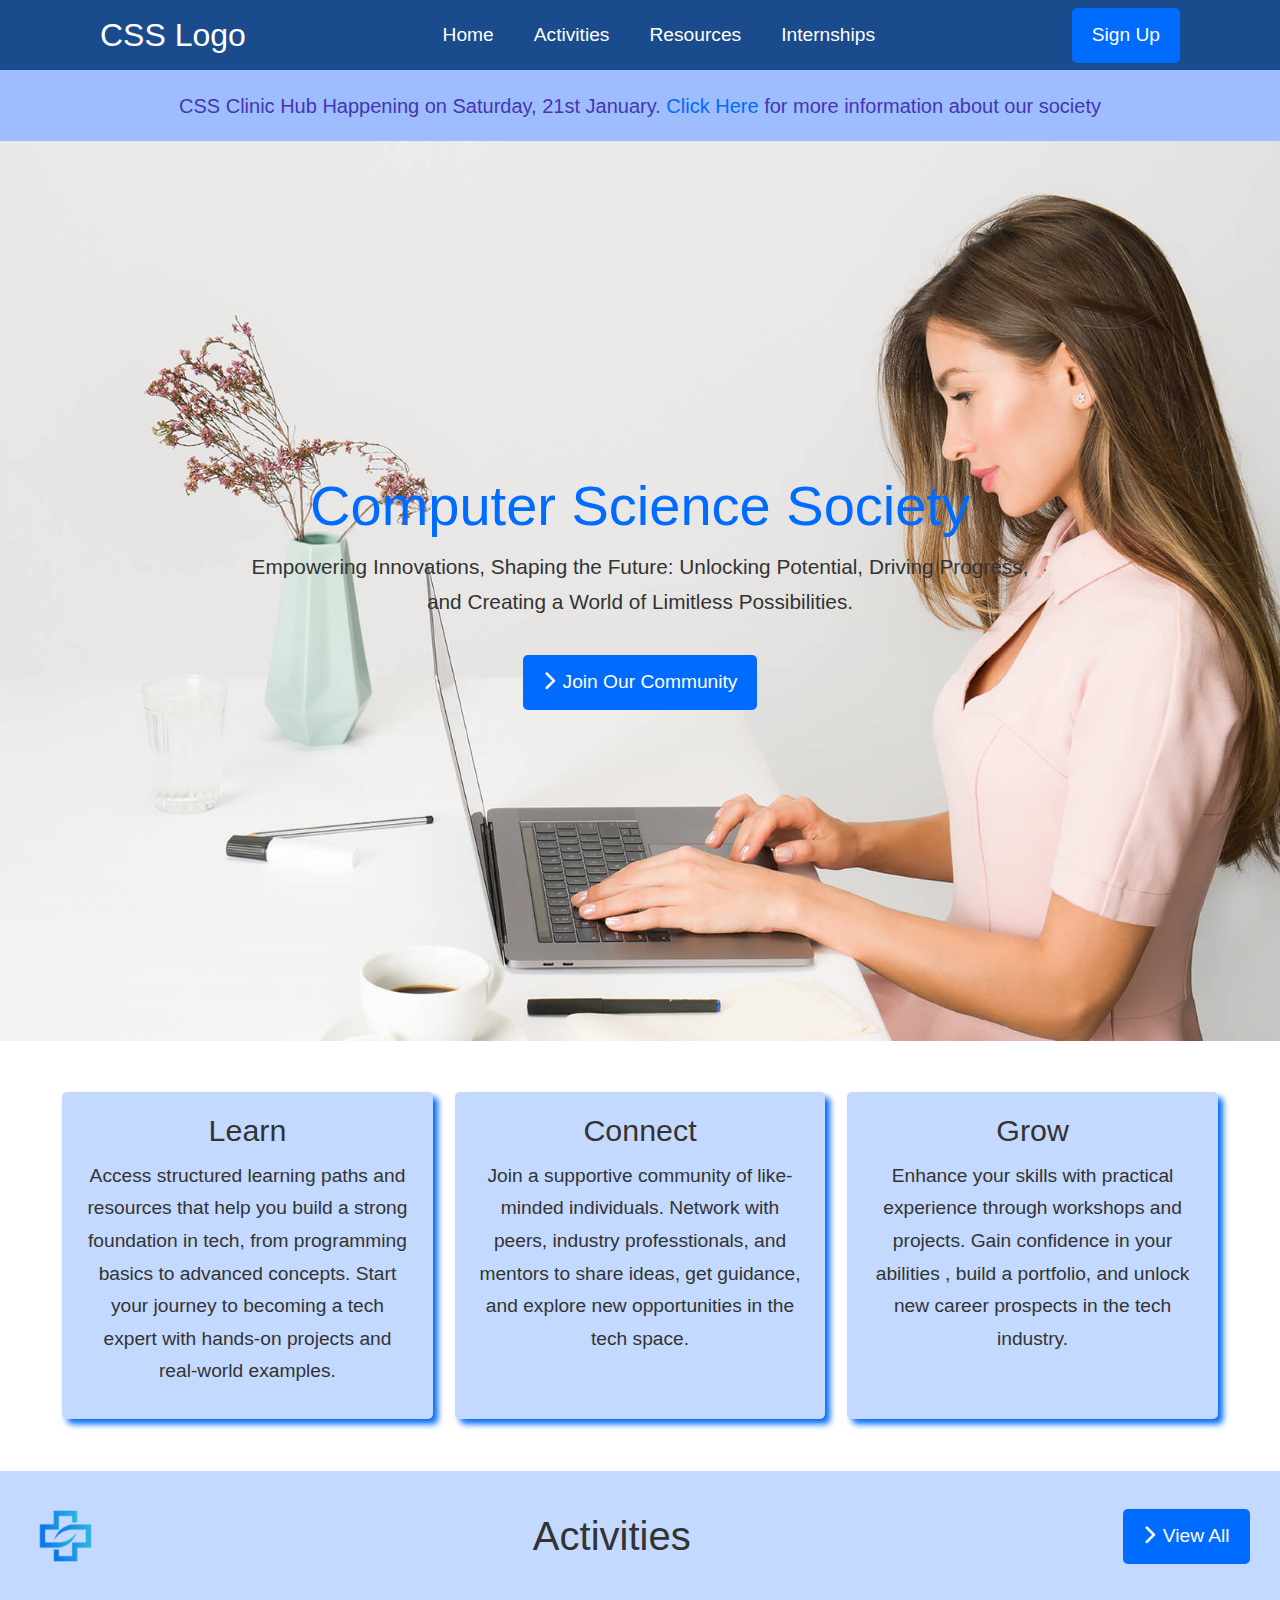
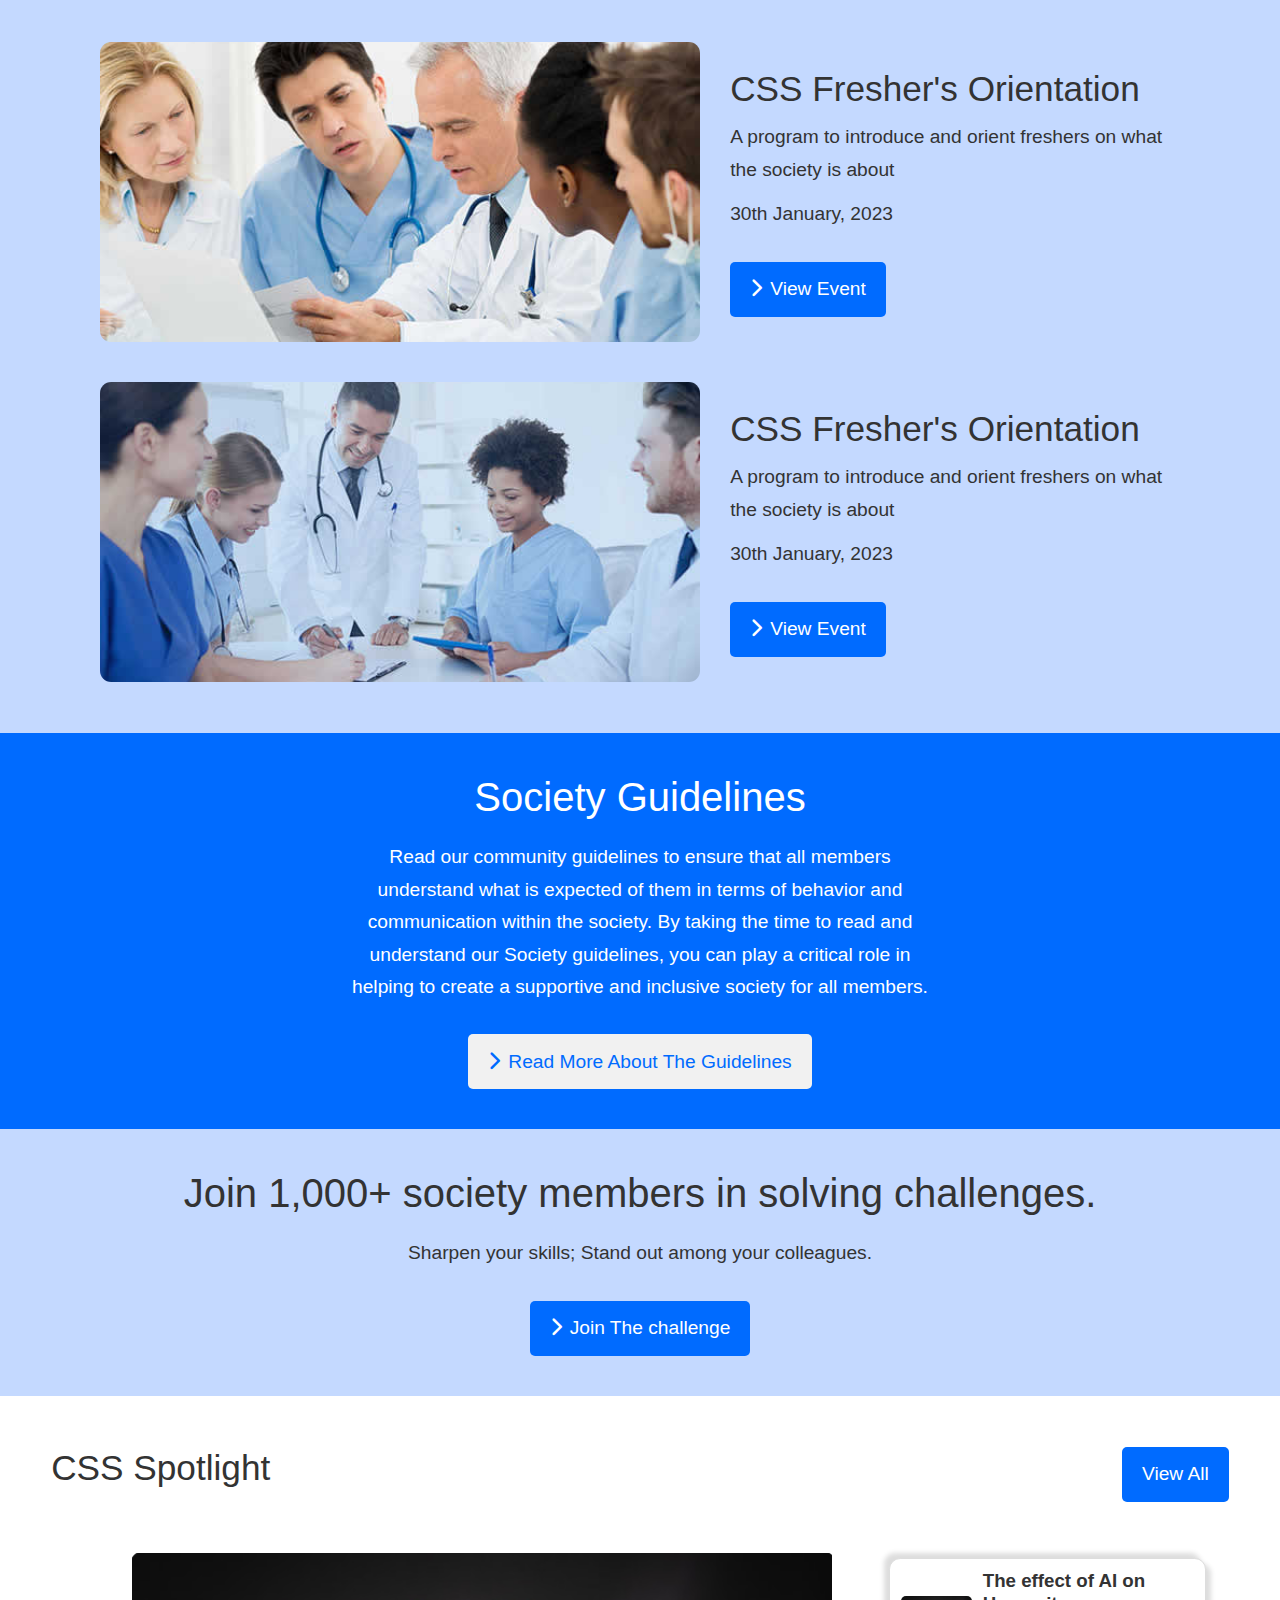
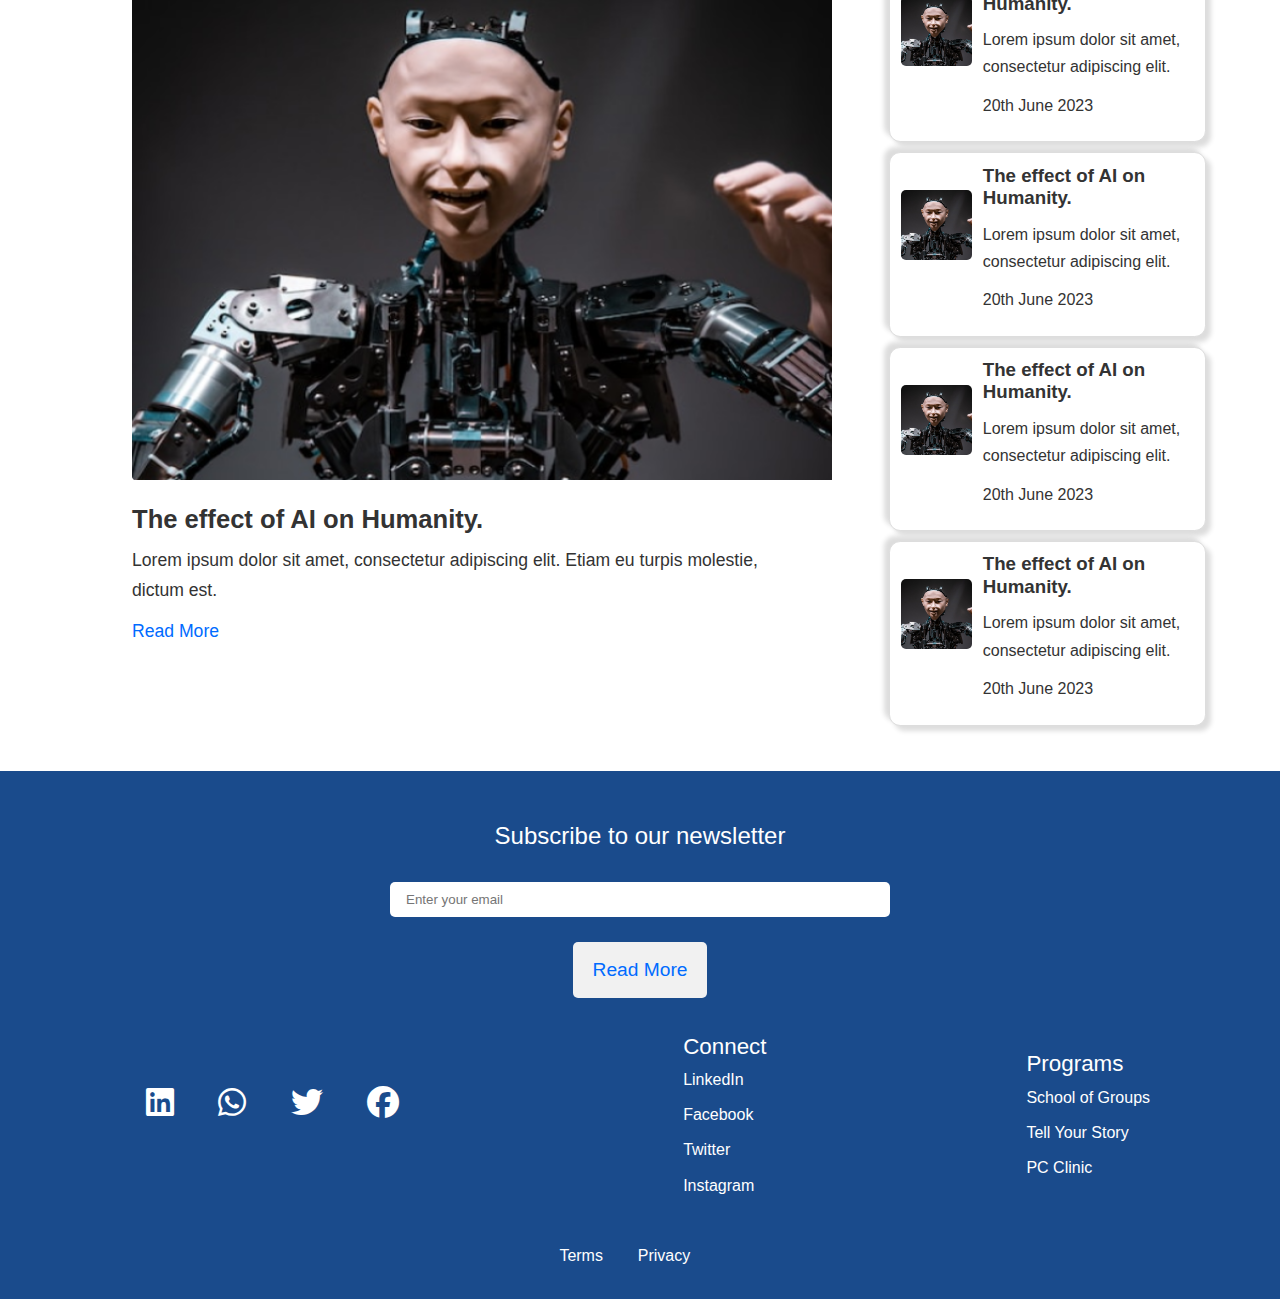
<file: index.html>
<!DOCTYPE html>
<html lang="en">
<head>
    <meta charset="UTF-8">
    <meta name="viewport" content="width=device-width, initial-scale=1.0">
    <link rel="stylesheet" href="https://cdnjs.cloudflare.com/ajax/libs/font-awesome/6.7.2/css/all.min.css">
    <link rel="preconnect" href="https://fonts.googleapis.com">
    <link rel="stylesheet" href="./style.css">
    <title>Computer Science Society</title>
</head>
<body>
    <header>
        <nav class="row">
            <div class="column-1">
                <h1>CSS Logo</h1>

                    <ul>
                        <li><a href="#">Home</a></li>
                        <li><a href="#">Activities</a></li>
                        <li><a href="#">Resources</a></li>
                        <li><a href="#">Internships</a></li>
                    </ul>

                <a href="#" class="btn btn--large">Sign Up</a>
            </div>
            <div class="column-2">
                <p>CSS Clinic Hub Happening on Saturday, 21st January. <a href="#">Click Here</a> for more information about our society</p>
            </div>
        </nav>
    </header>

    <!-- Main Showcase -->
     <main>
        <section id="showcase">
            <div class="content">
                <h1>Computer Science Society</h1>
                <p>Empowering Innovations, Shaping the Future: Unlocking Potential, Driving Progress, and Creating a World of Limitless Possibilities.
                </p>
                <a href="#" class="btn"><i class="fas fa-chevron-right"></i>Join Our Community</a>
            </div>
        </section>

        <!-- Boxes -->
         <section>
            <div class="flex-items">
                <div class="box">
                    <h3>Learn</h3>
                    <p>Access structured learning paths and resources that help you build a strong foundation in tech, from programming basics to advanced concepts. Start your journey to becoming a tech expert with hands-on projects and real-world examples.</p>
                </div>
                <div class="box">
                    <h3>Connect</h3>
                    <p>Join a supportive community of like-minded individuals. Network with peers, industry professtionals, and mentors to share ideas, get guidance, and explore new opportunities in the tech space.
                    </p>
                </div>
                <div class="box">
                    <h3>Grow</h3>
                    <p>Enhance your skills with practical experience through workshops and projects. Gain confidence in your abilities , build a portfolio, and unlock new career prospects in the tech industry.   
                    </p>
                </div>
            </div>
         </section>

         <!-- CSS Activities -->
          <section id="section-activities">
            <div class="activity-section-header">
                <img src="./images/favicon.png" alt="logo">
                <h3>Activities</h3>
                <a href="#" class="btn"><i class="fas fa-chevron-right"></i>View All</a>
            </div>
            <div class="activities-grid">
                <img src="./images/blog2.jpg" class="activity-img" alt="logo">
                <div class="info">
                    <h3>CSS Fresher's Orientation</h3>
                    <p>A program to introduce and orient freshers on what the society is about</p>
                    <p>30th January, 2023</p>
                    <a href="#" class="btn"><i class="fas fa-chevron-right"></i>View Event</a>
                </div>
            </div>
            <div class="activities-grid">
                <img src="./images/blog1.jpg" class="activity-img" alt="logo">
                <div class="info">
                    <h3>CSS Fresher's Orientation</h3>
                    <p>A program to introduce and orient freshers on what the society is about</p>
                    <p>30th January, 2023</p>
                    <a href="#" class="btn"><i class="fas fa-chevron-right"></i>View Event</a>
                </div>
            </div>
          </section>

          <!-- Guidelines -->
           <section id="section-guidelines">
                <div class="content">
                    <h2>Society Guidelines</h2>
                    <p>Read our community guidelines to ensure that all members understand what is expected of them in terms of behavior and communication within the society. By taking the time to read and understand our Society guidelines, you can play a critical role in helping to create a supportive and inclusive society for all members.
                    </p>
                    <a href="#" class="btn btn-light"><i class="fas fa-chevron-right"></i>Read More About The Guidelines</a>
                </div>
           </section>

           <!-- Society Members -->
        <section id="section-members">
            <div class="content">
                <h2>Join 1,000+ society members in solving challenges.</h2>
                <p>Sharpen your skills; Stand out among your colleagues.</p>
                <a href="#" class="btn"><i class="fas fa-chevron-right"></i>Join The challenge</a>
            </div>
       </section>

       <!-- Robot -->
        <section id="robot">
            <div class="flex-items">
                <h1>CSS Spotlight</h1>
                <a href="#" class="btn btn--large">View All</a>
            </div>
        </section>

        <!-- Robot Content -->
        <section class="right-content">
            <div class="col-1">
                <img src="./images/robot.png" alt="AI robot illustration">
                <h3>The effect of AI on Humanity.</h3>
                <p>Lorem ipsum dolor sit amet, consectetur adipiscing elit. Etiam eu turpis molestie, dictum est.
                </p>
                <a href="#">Read More</a>
            </div>
            <div class="col-2">
                <div class="flex-grid">
                    <img src="./images/robot.png" alt="AI robot illustration" class="avatar-img">
                    <div>
                        <h3>The effect of AI on Humanity.</h3>
                        <p>Lorem ipsum dolor sit amet, consectetur adipiscing elit.</p>
                        <p>20th June 2023</p>
                    </div>
                </div>
                <div class="flex-grid">
                    <img src="./images/robot.png" alt="AI robot illustration" class="avatar-img">
                    <div>
                        <h3>The effect of AI on Humanity.</h3>
                        <p>Lorem ipsum dolor sit amet, consectetur adipiscing elit.</p>
                        <p>20th June 2023</p>
                    </div>
                </div>
                <div class="flex-grid">
                    <img src="./images/robot.png" alt="AI robot illustration" class="avatar-img">
                    <div>
                        <h3>The effect of AI on Humanity.</h3>
                        <p>Lorem ipsum dolor sit amet, consectetur adipiscing elit.</p>
                        <p>20th June 2023</p>
                    </div>
                </div>
                <div class="flex-grid">
                    <img src="./images/robot.png" alt="AI robot illustration" class="avatar-img">
                    <div>
                        <h3>The effect of AI on Humanity.</h3>
                        <p>Lorem ipsum dolor sit amet, consectetur adipiscing elit.</p>
                        <p>20th June 2023</p>
                    </div>
                </div>
            </div>
        </section>
     </main>

     <!-- Footer -->
    <footer>
        <div class="section-header">
            <h3>Subscribe to our newsletter</h3>
            <form>
                <div class="form-control">
                    <label for="email" class="sr-only">Email</label>
                    <input type="email" id="email" placeholder="Enter your email">
                </div>
                <div>
                    <a href="#" class="btn btn-light btn--large">Read More</a>
                </div>
            </form>
        </div>
        <div class="social-links">
            <div class="social">
                <a href="#" aria-label="LinkedIn"><i class="fab fa-linkedin fa-2x"></i></a>
                <a href="#"><i class="fab fa-whatsapp fa-2x"></i></a>
                <a href="#"><i class="fab fa-twitter fa-2x"></i></a>
                <a href="#"><i class="fab fa-facebook fa-2x"></i></a>
            </div>
            <div class="connect">
                <h4>Connect</h4>
                <a href="#">LinkedIn</a>
                <a href="#">Facebook</a>
                <a href="#">Twitter</a>
                <a href="#">Instagram</a>
            </div>
            <div class="programs">
                <h4>Programs</h4>
                <a href="#">School of Groups</a>
                <a href="#">Tell Your Story</a>
                <a href="#">PC Clinic</a>
            </div>
        </div>
        <div class="terms">
            <a href="#">Terms</a>
            <a href="#">Privacy</a>
        </div>
    </footer>
</body>
</html>
</file>
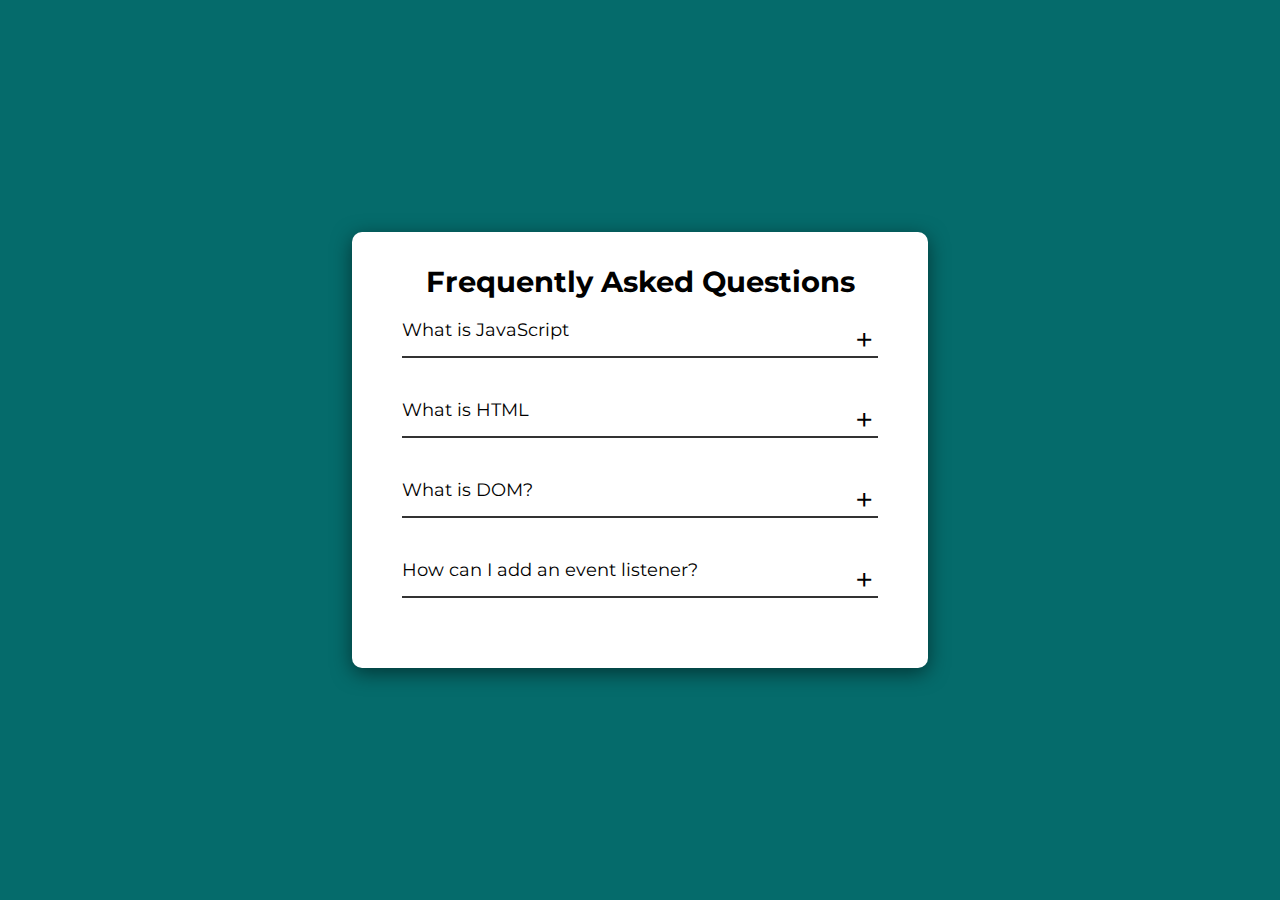
<file: accordion/index.html>
<!DOCTYPE html>
<html lang="en">
<head>
    <meta charset="UTF-8">
    <meta name="viewport" content="width=device-width, initial-scale=1.0">
    <title>Accordion</title>
    <link rel="preconnect" href="https://fonts.googleapis.com">
    <link rel="preconnect" href="https://fonts.gstatic.com" crossorigin>
    <link href="https://fonts.googleapis.com/css2?family=Montserrat:ital,wght@0,100..900;1,100..900&display=swap" rel="stylesheet">
    <link rel="stylesheet" href="./styles.css">
</head>
<body>
    <div class="container">
        <h1>Frequently Asked Questions</h1>
        <div class="section">
            <div class="question">What is JavaScript <span class="icon">&plus;</span></div>
            <div class="answer">Lorem ipsum dolor sit amet consectetur, adipisicing elit. Dolorum, nesciunt nemo sit soluta ut voluptatem! Possimus, hic suscipit aut reiciendis similique corrupti qui repellendus maiores quis inventore. Fuga, optio aliquid?</div>
        </div>
        <div class="section">
            <div class="question">What is HTML<span class="icon">&plus;</span></div>
            <div class="answer">Lorem ipsum dolor sit amet consectetur, adipisicing elit. Dolorum, nesciunt nemo sit soluta ut voluptatem! Possimus, hic suscipit aut reiciendis similique corrupti qui repellendus maiores quis inventore. Fuga, optio aliquid?</div>
        </div>
        <div class="section">
            <div class="question">What is DOM?<span class="icon">&plus;</span></div>
            <div class="answer">Lorem ipsum dolor sit amet consectetur, adipisicing elit. Dolorum, nesciunt nemo sit soluta ut voluptatem! Possimus, hic suscipit aut reiciendis similique corrupti qui repellendus maiores quis inventore. Fuga, optio aliquid?</div>
        </div>
        <div class="section">
            <div class="question">How can I add an event listener?<span class="icon">&plus;</span></div>
            <div class="answer">Lorem ipsum dolor sit amet consectetur, adipisicing elit. Dolorum, nesciunt nemo sit soluta ut voluptatem! Possimus, hic suscipit aut reiciendis similique corrupti qui repellendus maiores quis inventore. Fuga, optio aliquid?</div>
        </div>  
    </div>
    <script src="index.js" charset="UTF-8"></script>
</body>
</html>
</file>
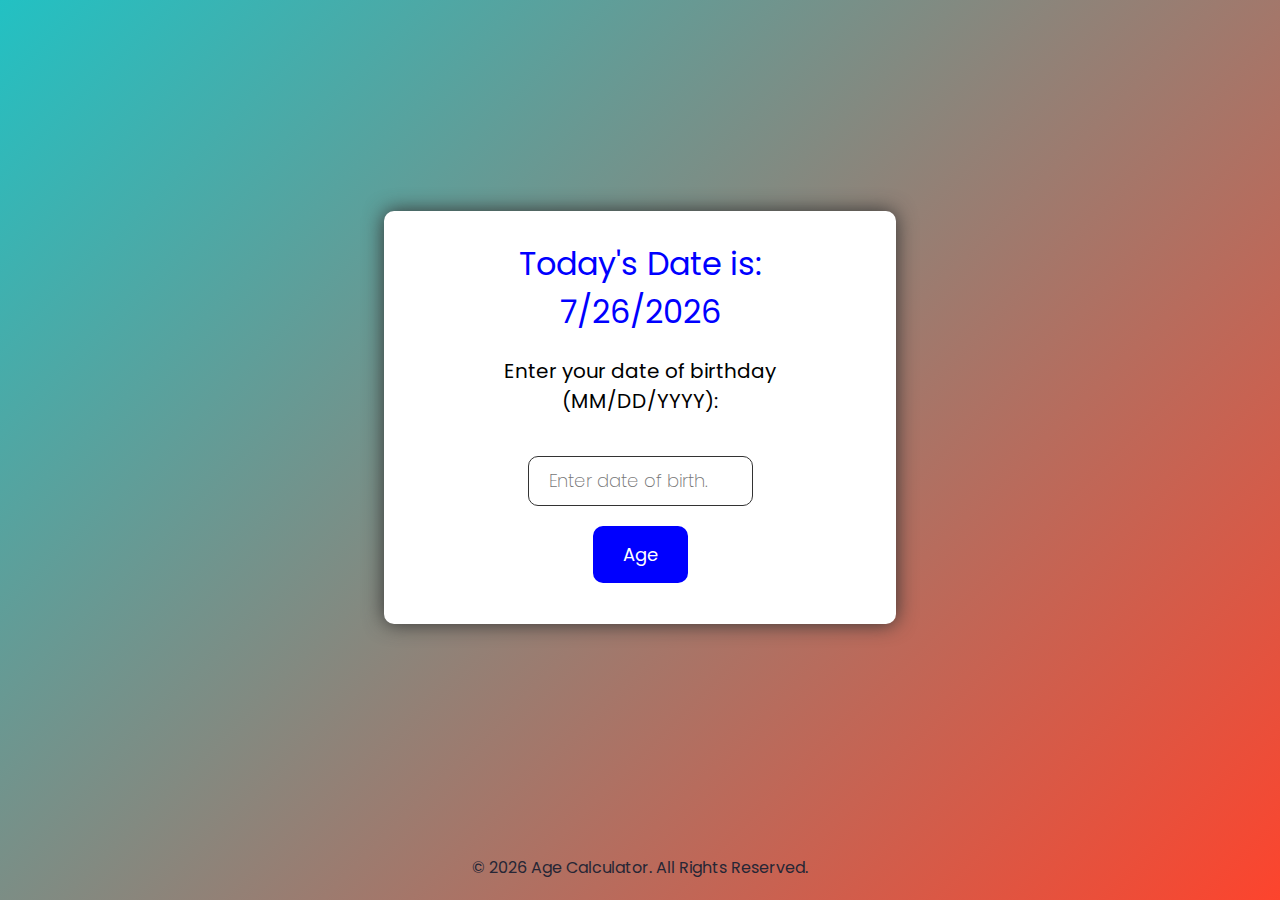
<file: Age-calculator/index.html>
<!DOCTYPE html>
<html lang="en">
<head>
    <meta charset="UTF-8">
    <meta name="viewport" content="width=device-width, initial-scale=1.0">
    <title>Age Calculator</title>
    <link rel="stylesheet" href="./styles.css">
</head>
<body>
    <div class="container">
        <h1>Today's Date is: <span id="date"></span> </h1>
        <h4>Enter your date of birthday (MM/DD/YYYY): </h4>
        <p class="displayAge">
            <!-- Message Goes Here -->
        </p>
        <input type="text" placeholder="Enter date of birth." id="text-field">
        <button id="btn">Age</button>     
    </div>
    <footer>
        &copy; <span id="copyright-year"></span> Age Calculator. All Rights Reserved.
    </footer>
    <script src="index.js"></script>
</body>
</html>
</file>
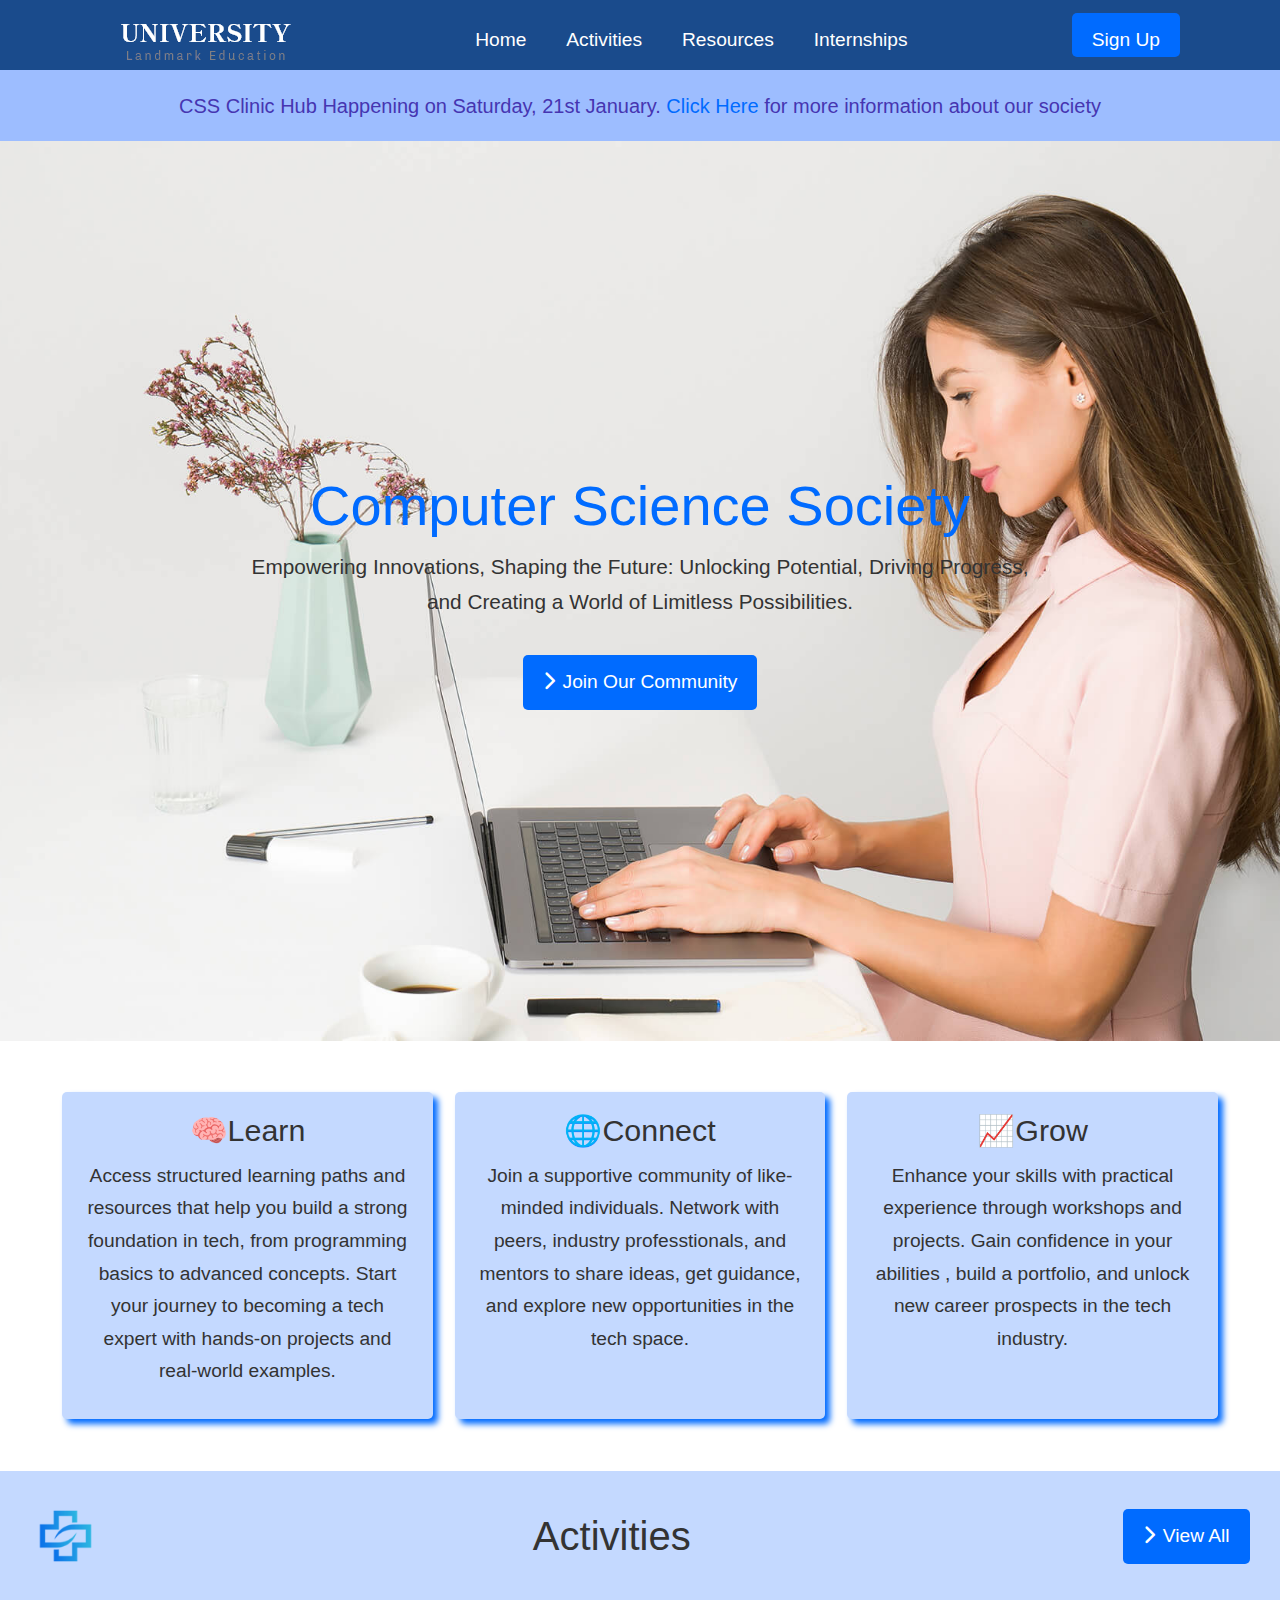
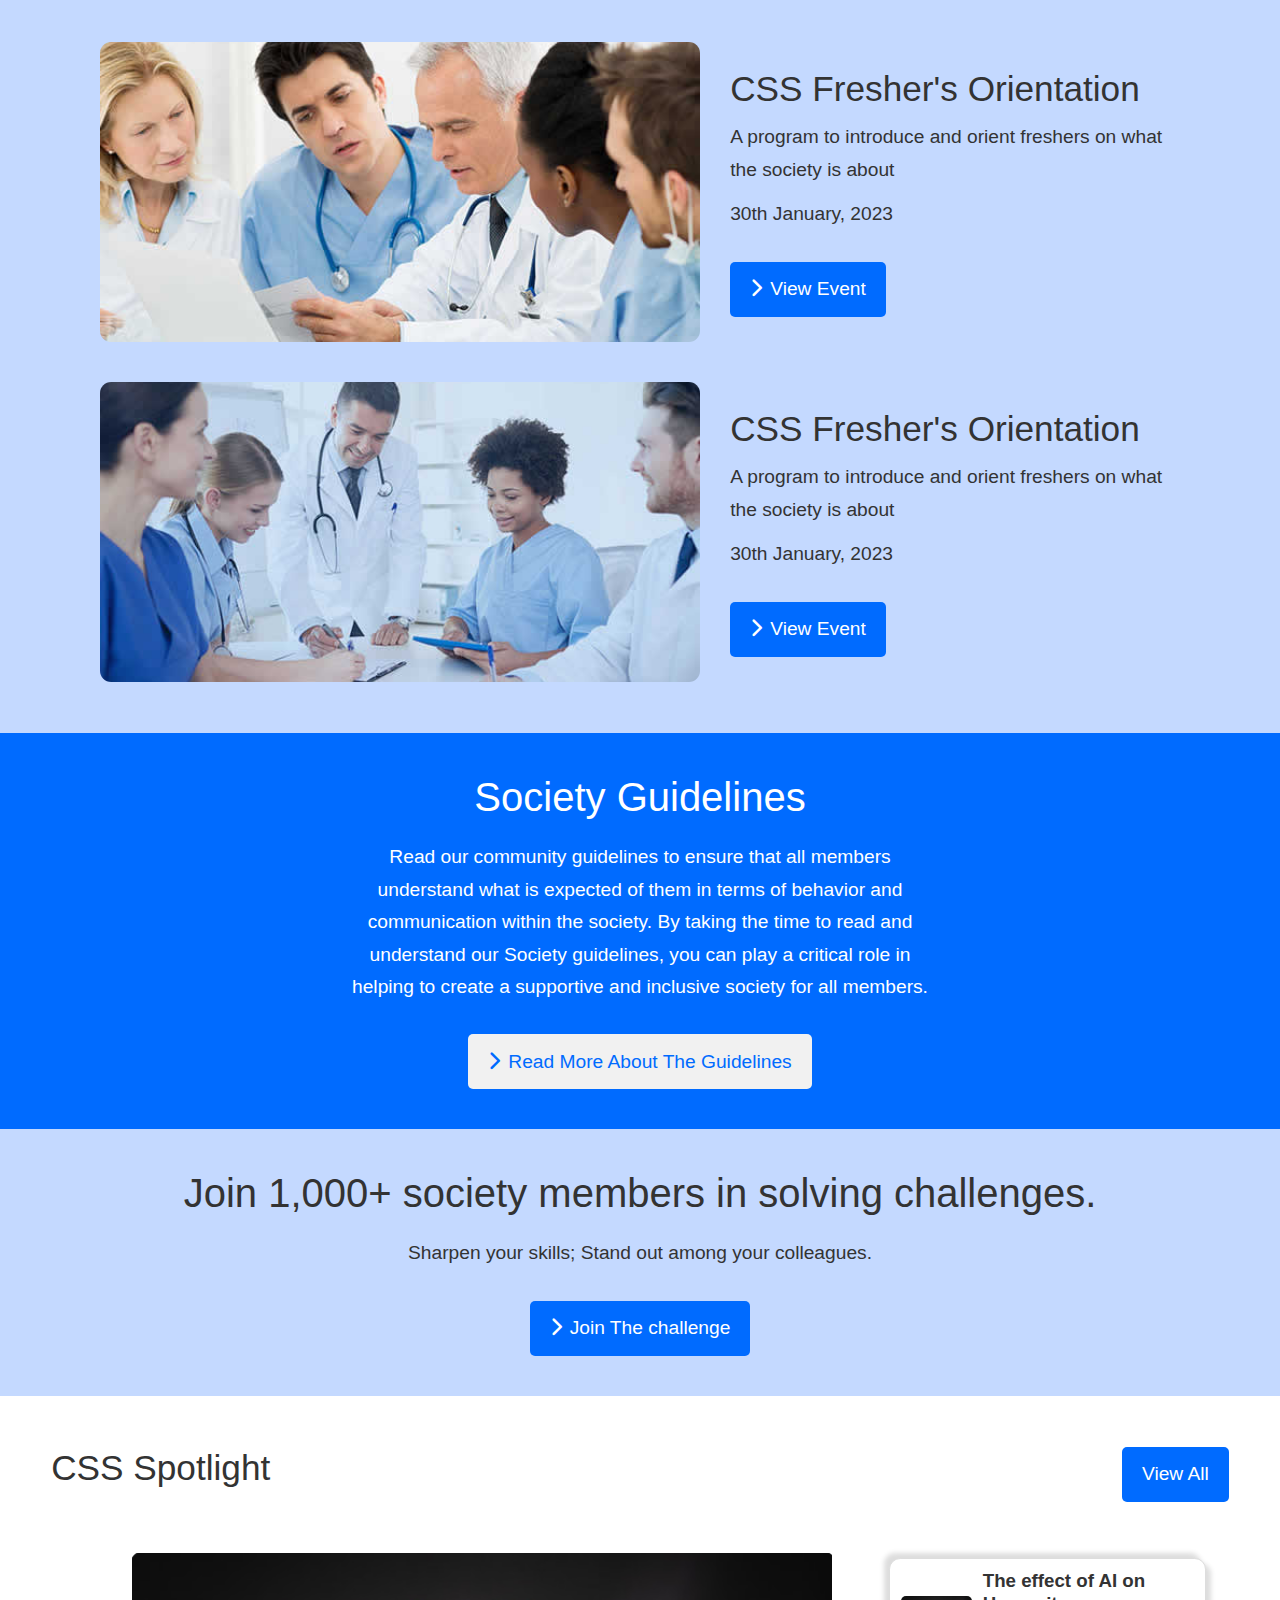
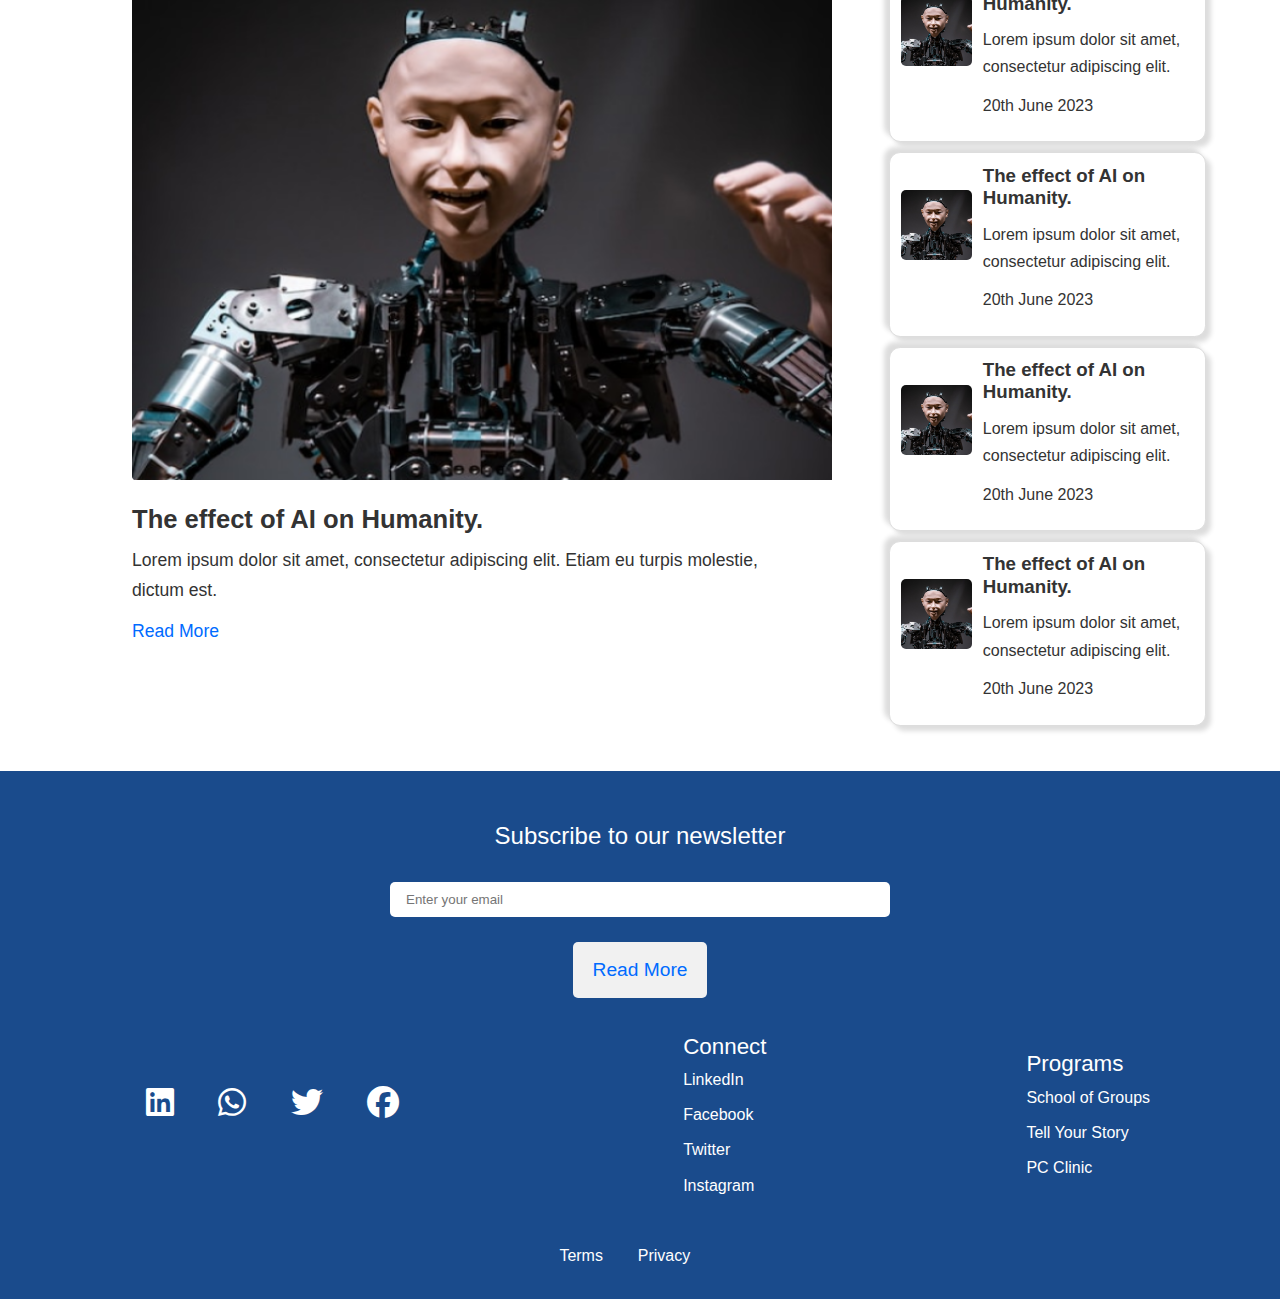
<file: CSS-cube-project/index.html>
<!DOCTYPE html>
<html lang="en">
<head>
    <meta charset="UTF-8">
    <meta name="viewport" content="width=device-width, initial-scale=1.0">
    <link rel="stylesheet" href="https://cdnjs.cloudflare.com/ajax/libs/font-awesome/6.7.2/css/all.min.css">
    <link rel="preconnect" href="https://fonts.googleapis.com">
    <link rel="stylesheet" href="./style.css">
    <title>Computer Science Society</title>
</head>
<body>
    <header>
        <nav class="row">
            <div class="column-1">
                <h1>
                    <a href="#home" class="logo">
                        <img src="./images/logo2_footer.png" alt="">
                    </a>
                </h1>

                    <ul>
                        <li><a href="#">Home</a></li>
                        <li><a href="#">Activities</a></li>
                        <li><a href="#">Resources</a></li>
                        <li><a href="#">Internships</a></li>
                    </ul>

                <a href="#" class="btn btn--large">Sign Up</a>
            </div>
            <div class="column-2">
                <p>CSS Clinic Hub Happening on Saturday, 21st January. <a href="#">Click Here</a> for more information about our society</p>
            </div>
        </nav>
    </header>

    <!-- Main Showcase -->
     <main>
        <section id="showcase">
            <div class="content">
                <h1>Computer Science Society</h1>
                <p>Empowering Innovations, Shaping the Future: Unlocking Potential, Driving Progress, and Creating a World of Limitless Possibilities.
                </p>
                <a href="#" class="btn"><i class="fas fa-chevron-right"></i>Join Our Community</a>
            </div>
        </section>

        <!-- Boxes -->
         <section>
            <div class="flex-items">
                <div class="box">
                    <h3>🧠Learn</h3>
                    <p>Access structured learning paths and resources that help you build a strong foundation in tech, from programming basics to advanced concepts. Start your journey to becoming a tech expert with hands-on projects and real-world examples.</p>
                </div>
                <div class="box">
                    <h3>🌐Connect</h3>
                    <p>Join a supportive community of like-minded individuals. Network with peers, industry professtionals, and mentors to share ideas, get guidance, and explore new opportunities in the tech space.
                    </p>
                </div>
                <div class="box">
                    <h3>📈Grow</h3>
                    <p>Enhance your skills with practical experience through workshops and projects. Gain confidence in your abilities , build a portfolio, and unlock new career prospects in the tech industry.   
                    </p>
                </div>
            </div>
         </section>

         <!-- CSS Activities -->
          <section id="section-activities">
            <div class="activity-section-header">
                <img src="./images/favicon.png" alt="logo">
                <h3>Activities</h3>
                <a href="#" class="btn"><i class="fas fa-chevron-right"></i>View All</a>
            </div>
            <div class="activities-grid">
                <img src="./images/blog2.jpg" class="activity-img" alt="logo">
                <div class="info">
                    <h3>CSS Fresher's Orientation</h3>
                    <p>A program to introduce and orient freshers on what the society is about</p>
                    <p>30th January, 2023</p>
                    <a href="#" class="btn"><i class="fas fa-chevron-right"></i>View Event</a>
                </div>
            </div>
            <div class="activities-grid">
                <img src="./images/blog1.jpg" class="activity-img" alt="logo">
                <div class="info">
                    <h3>CSS Fresher's Orientation</h3>
                    <p>A program to introduce and orient freshers on what the society is about</p>
                    <p>30th January, 2023</p>
                    <a href="#" class="btn"><i class="fas fa-chevron-right"></i>View Event</a>
                </div>
            </div>
          </section>

          <!-- Guidelines -->
           <section id="section-guidelines">
                <div class="content">
                    <h2>Society Guidelines</h2>
                    <p>Read our community guidelines to ensure that all members understand what is expected of them in terms of behavior and communication within the society. By taking the time to read and understand our Society guidelines, you can play a critical role in helping to create a supportive and inclusive society for all members.
                    </p>
                    <a href="#" class="btn btn-light"><i class="fas fa-chevron-right"></i>Read More About The Guidelines</a>
                </div>
           </section>

           <!-- Society Members -->
        <section id="section-members">
            <div class="content">
                <h2>Join 1,000+ society members in solving challenges.</h2>
                <p>Sharpen your skills; Stand out among your colleagues.</p>
                <a href="#" class="btn"><i class="fas fa-chevron-right"></i>Join The challenge</a>
            </div>
       </section>

       <!-- Robot -->
        <section id="robot">
            <div class="flex-items">
                <h1>CSS Spotlight</h1>
                <a href="#" class="btn btn--large">View All</a>
            </div>
        </section>

        <!-- Robot Content -->
        <section class="right-content">
            <div class="col-1">
                <img src="./images/robot.png" alt="AI robot illustration">
                <h3>The effect of AI on Humanity.</h3>
                <p>Lorem ipsum dolor sit amet, consectetur adipiscing elit. Etiam eu turpis molestie, dictum est.
                </p>
                <a href="#">Read More</a>
            </div>
            <div class="col-2">
                <div class="flex-grid">
                    <img src="./images/robot.png" alt="AI robot illustration" class="avatar-img">
                    <div>
                        <h3>The effect of AI on Humanity.</h3>
                        <p>Lorem ipsum dolor sit amet, consectetur adipiscing elit.</p>
                        <p>20th June 2023</p>
                    </div>
                </div>
                <div class="flex-grid">
                    <img src="./images/robot.png" alt="AI robot illustration" class="avatar-img">
                    <div>
                        <h3>The effect of AI on Humanity.</h3>
                        <p>Lorem ipsum dolor sit amet, consectetur adipiscing elit.</p>
                        <p>20th June 2023</p>
                    </div>
                </div>
                <div class="flex-grid">
                    <img src="./images/robot.png" alt="AI robot illustration" class="avatar-img">
                    <div>
                        <h3>The effect of AI on Humanity.</h3>
                        <p>Lorem ipsum dolor sit amet, consectetur adipiscing elit.</p>
                        <p>20th June 2023</p>
                    </div>
                </div>
                <div class="flex-grid">
                    <img src="./images/robot.png" alt="AI robot illustration" class="avatar-img">
                    <div>
                        <h3>The effect of AI on Humanity.</h3>
                        <p>Lorem ipsum dolor sit amet, consectetur adipiscing elit.</p>
                        <p>20th June 2023</p>
                    </div>
                </div>
            </div>
        </section>
     </main>

     <!-- Footer -->
    <footer>
        <div class="section-header">
            <h3>Subscribe to our newsletter</h3>
            <form>
                <div class="form-control">
                    <label for="email" class="sr-only">Email</label>
                    <input type="email" id="email" placeholder="Enter your email">
                </div>
                <div>
                    <a href="#" class="btn btn-light btn--large">Read More</a>
                </div>
            </form>
        </div>
        <div class="social-links">
            <div class="social">
                <a href="#" aria-label="LinkedIn"><i class="fab fa-linkedin fa-2x"></i></a>
                <a href="#"><i class="fab fa-whatsapp fa-2x"></i></a>
                <a href="#"><i class="fab fa-twitter fa-2x"></i></a>
                <a href="#"><i class="fab fa-facebook fa-2x"></i></a>
            </div>
            <div class="connect">
                <h4>Connect</h4>
                <a href="#">LinkedIn</a>
                <a href="#">Facebook</a>
                <a href="#">Twitter</a>
                <a href="#">Instagram</a>
            </div>
            <div class="programs">
                <h4>Programs</h4>
                <a href="#">School of Groups</a>
                <a href="#">Tell Your Story</a>
                <a href="#">PC Clinic</a>
            </div>
        </div>
        <div class="terms">
            <a href="#">Terms</a>
            <a href="#">Privacy</a>
        </div>
    </footer>
</body>
</html>
</file>
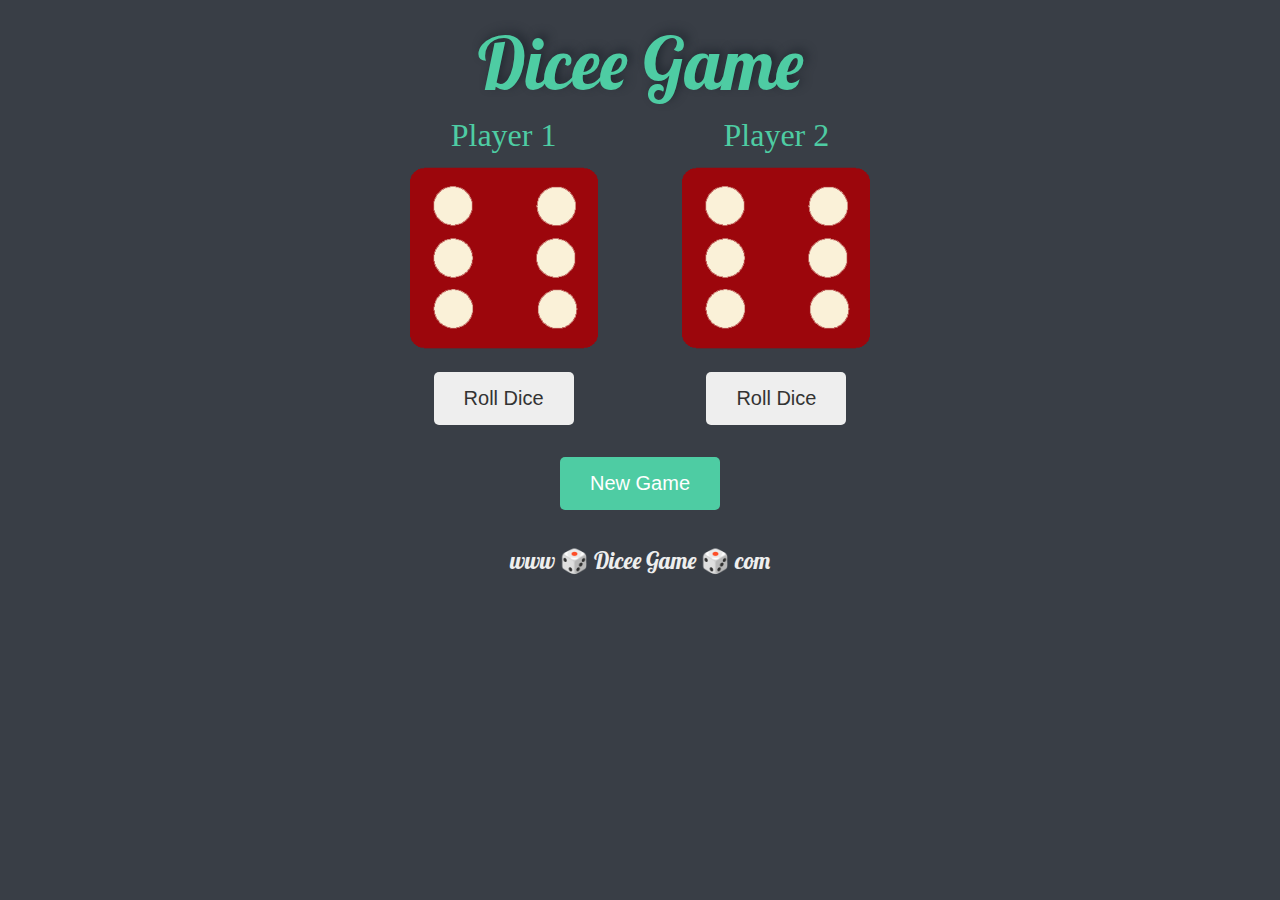
<file: Dicee Project/index.html>
<!DOCTYPE html>
<html lang="en">
<head>
    <meta charset="UTF-8">
    <meta name="viewport" content="width=device-width, initial-scale=1.0">
    <title>Dicee project</title>
    <link rel="stylesheet" href="./style.css">
    <link href="https://fonts.googleapis.com/css2?family=Lobster&display=swap" rel="stylesheet">
</head>
<body>
    <div class="container">
        <h1>Dicee Game</h1>

        <div class="dice">
            <p>Player 1</p>
            <img src="./images/dice6.png" alt="Dice six face">
            <button class="btn" type="button">Roll Dice</button>
        </div>

        <div class="dice">
            <p>Player 2</p>
            <img src="./images/dice6.png" alt="Dice six face">
            <button class="btn" type="button">Roll Dice</button>
        </div>

        <div class="new-game">
            <button class="newGameButton" type="button">New Game</button>
        </div>

        <footer>
            www 🎲 Dicee Game 🎲 com
        </footer>
    </div>

    <script src="./index.js"></script>
</body>
</html>
</file>
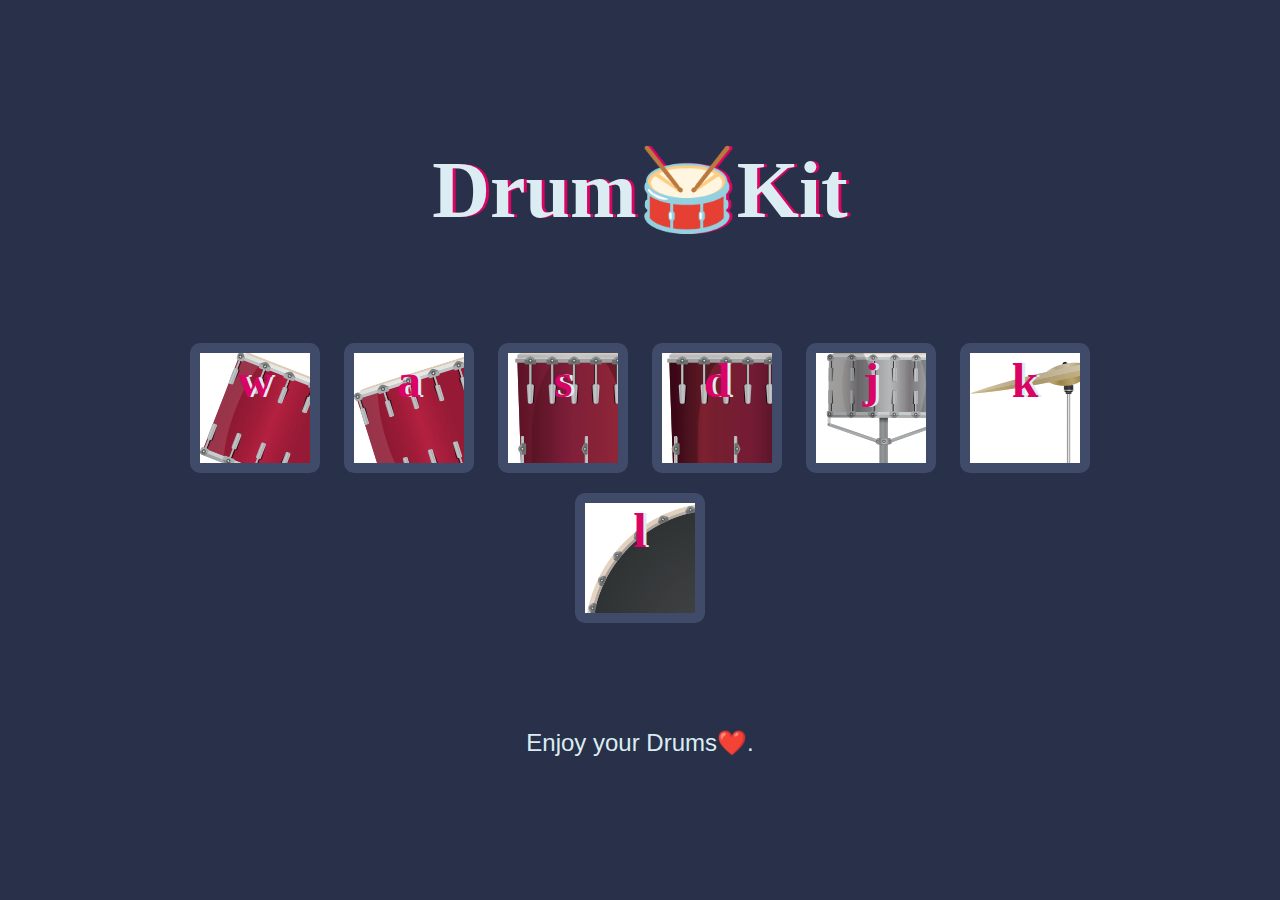
<file: drum-kit.html/index.html>
<!DOCTYPE html>
<html lang="en">
<head>
    <meta charset="UTF-8">
    <meta name="viewport" content="width=device-width, initial-scale=1.0">
    <title>Drum Kit</title>
    <link rel="stylesheet" href="./style.css">
</head>
<body>
    <div class="container">
        <h1>
            Drum🥁Kit
        </h1>

        <div class="drum-set">
            <div class="w drum">w</div>
            <div class="a drum">a</div>
            <div class="s drum">s</div>
            <div class="d drum">d</div>
            <div class="j drum">j</div>
            <div class="k drum">k</div>
            <div class="l drum">l</div>
        </div>
        
    </div>

    <footer>
        Enjoy your Drums❤️.
    </footer>

    <script src="./index.js" charset="UTF-8"></script>
</body>
</html>
</file>
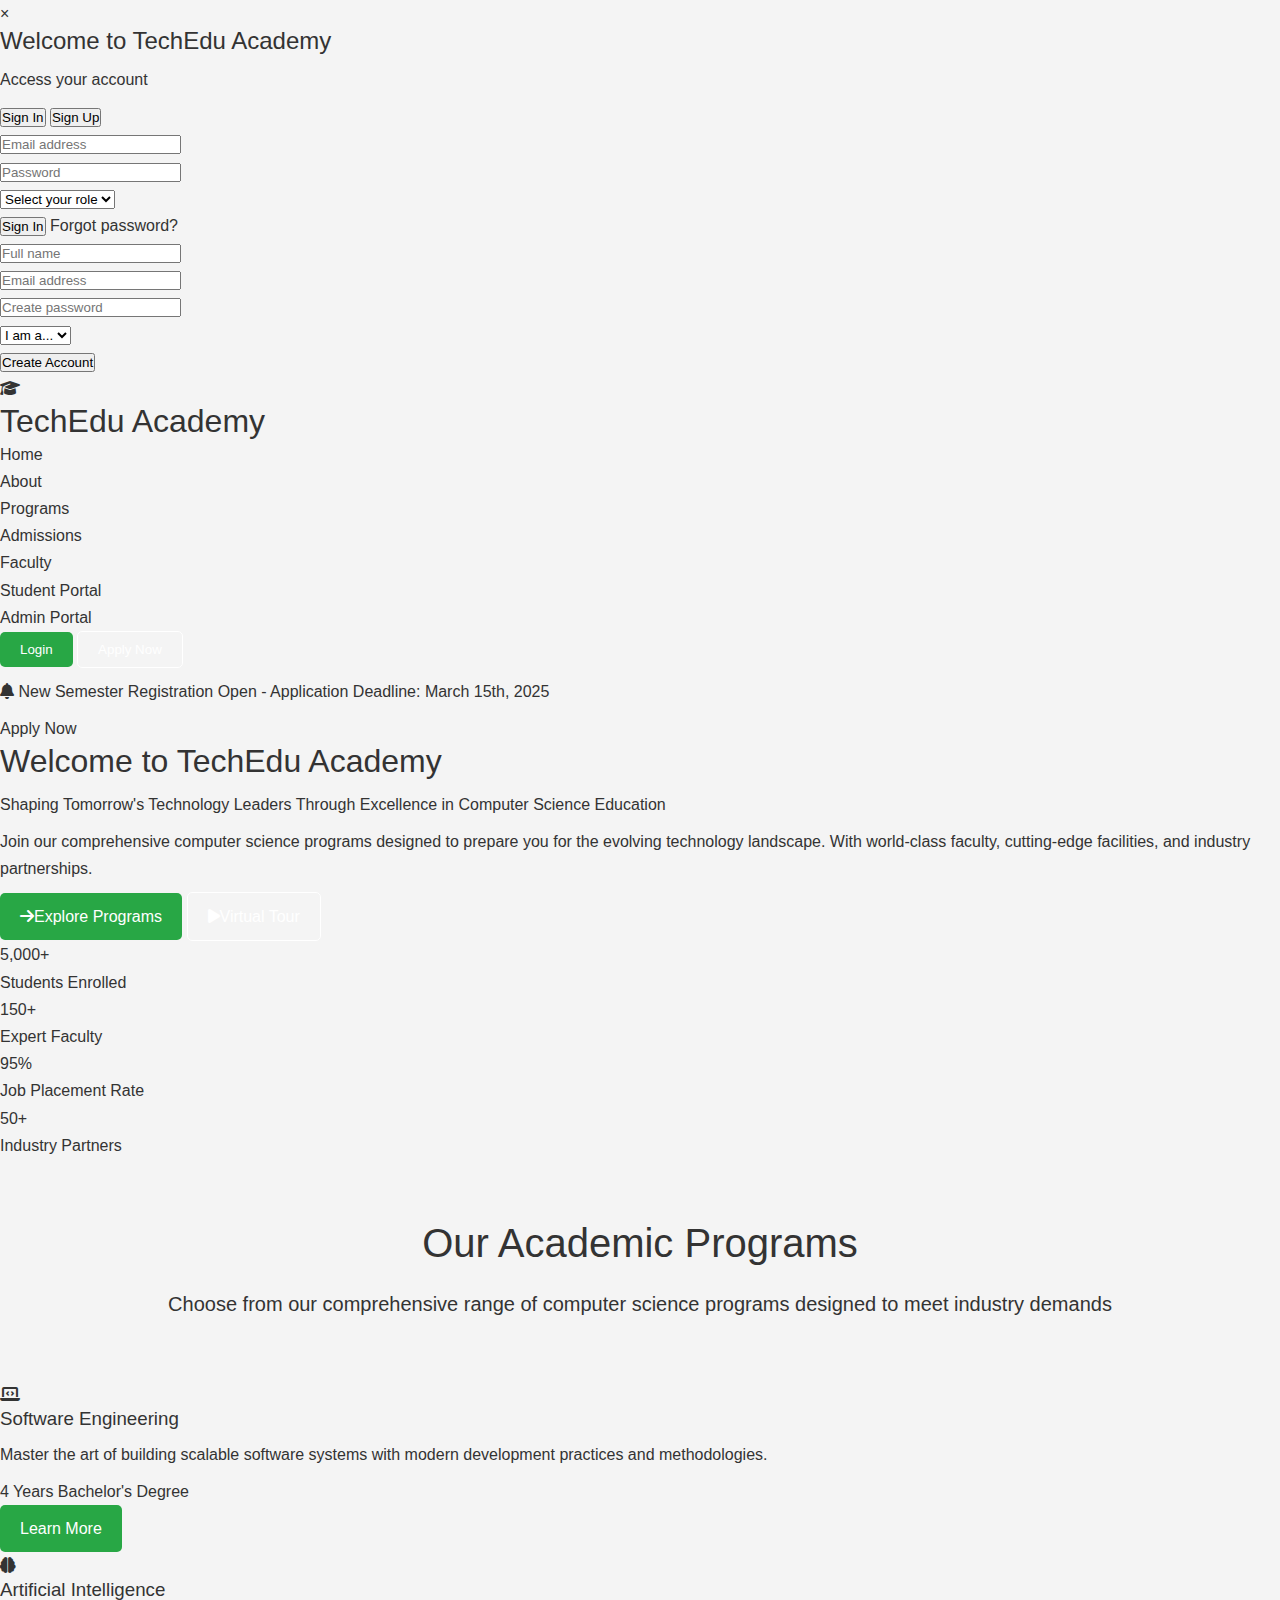
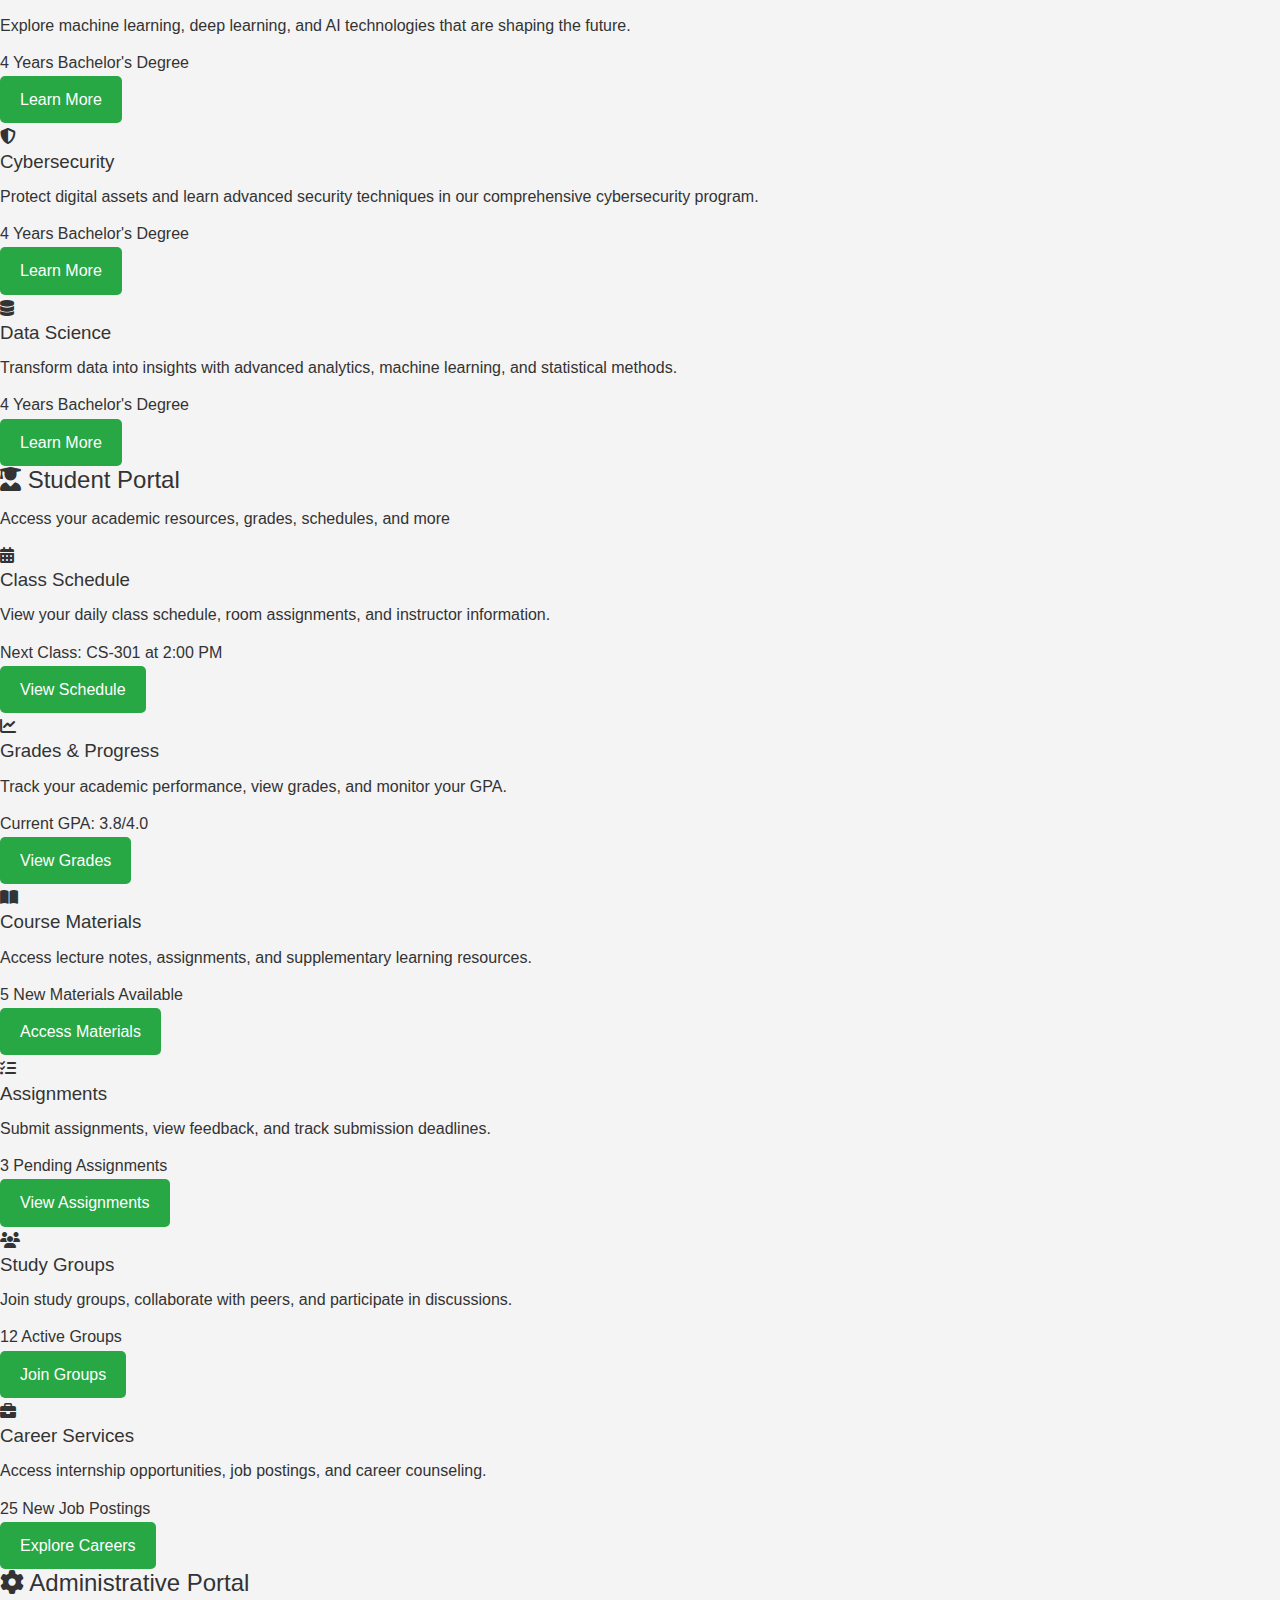
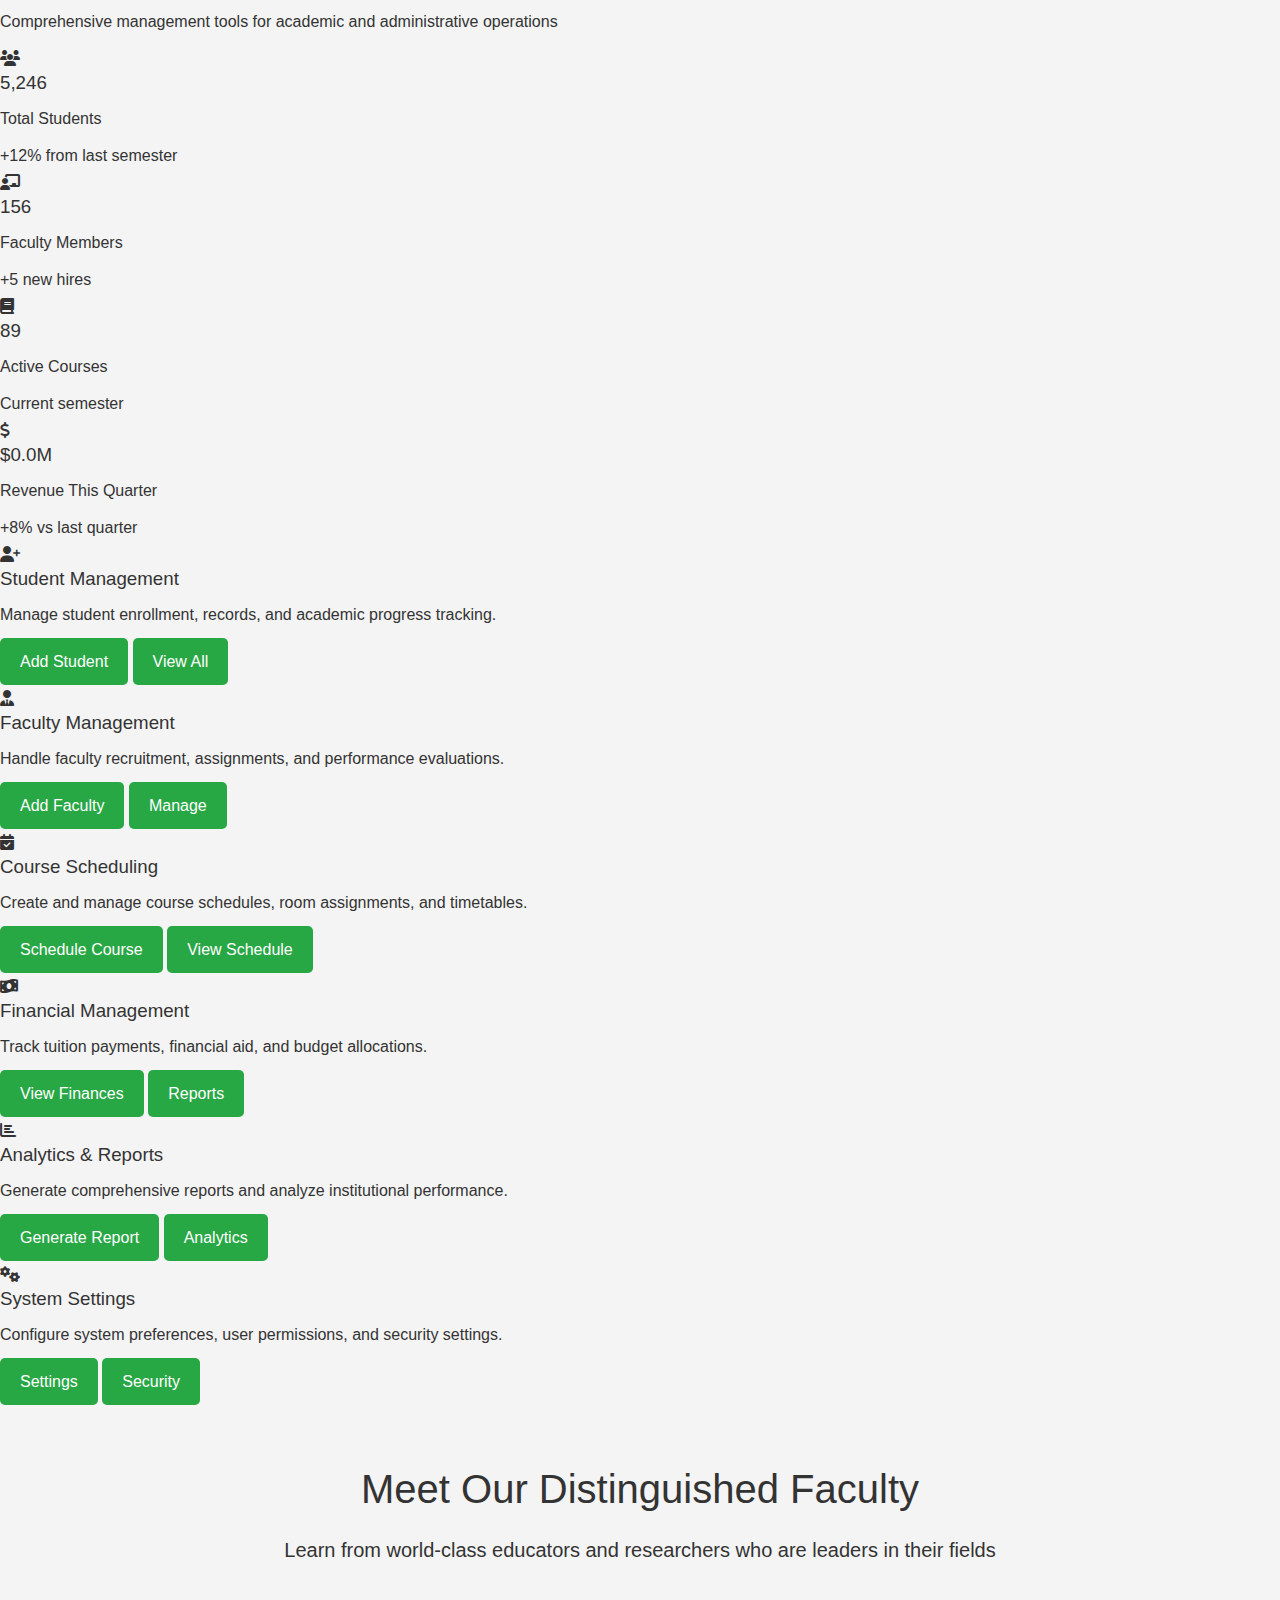
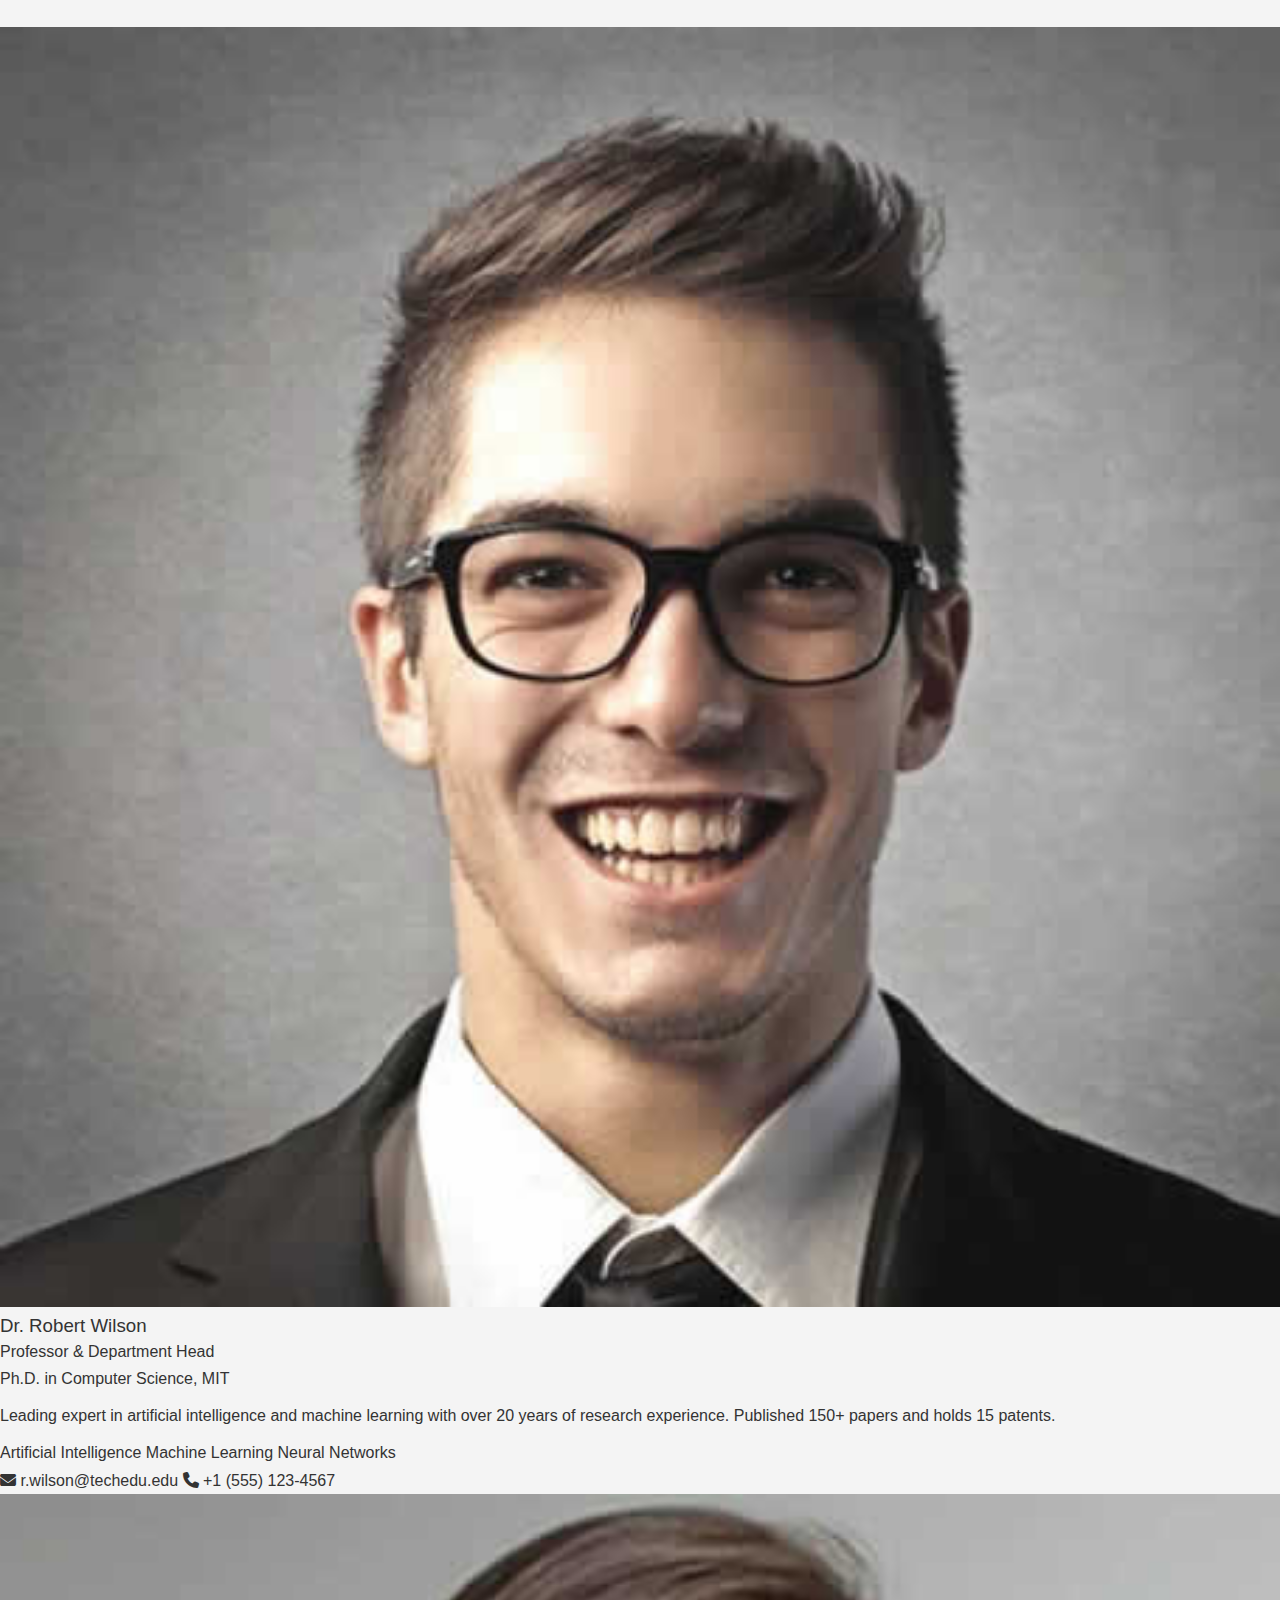
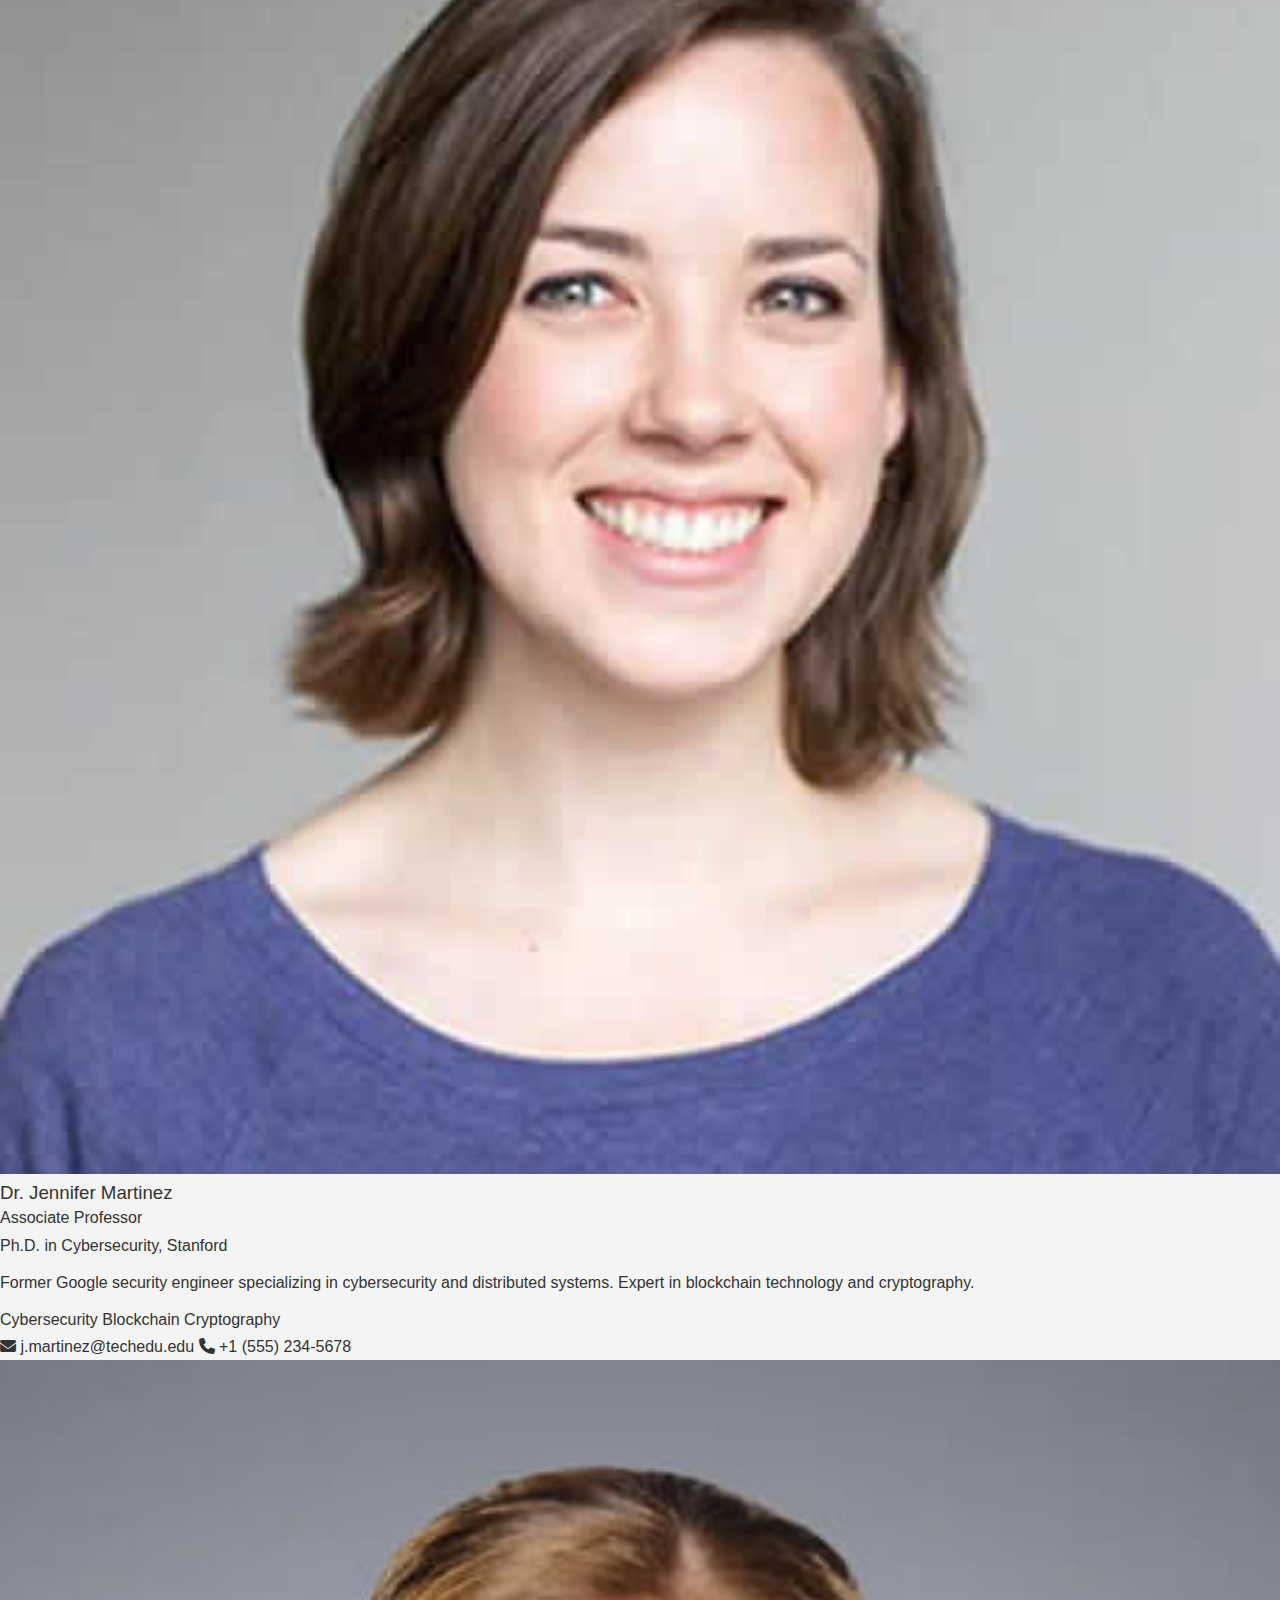
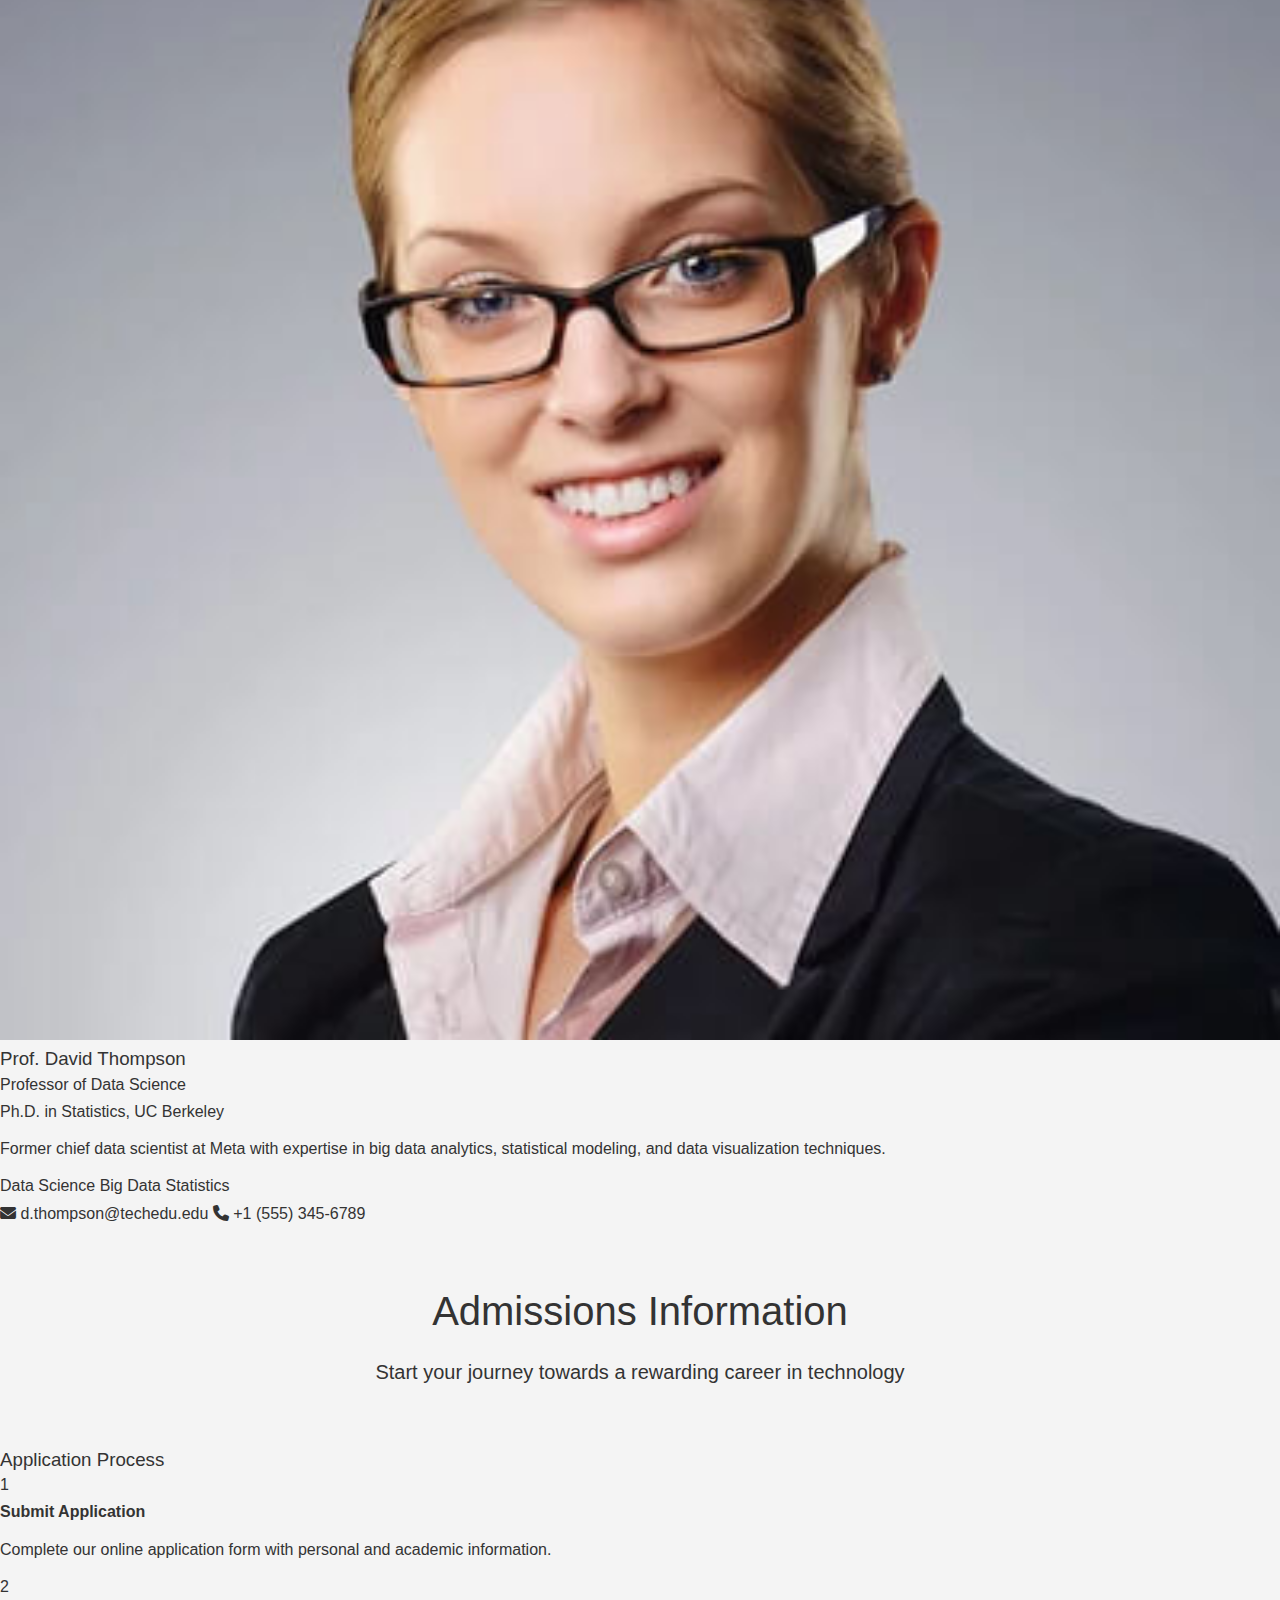
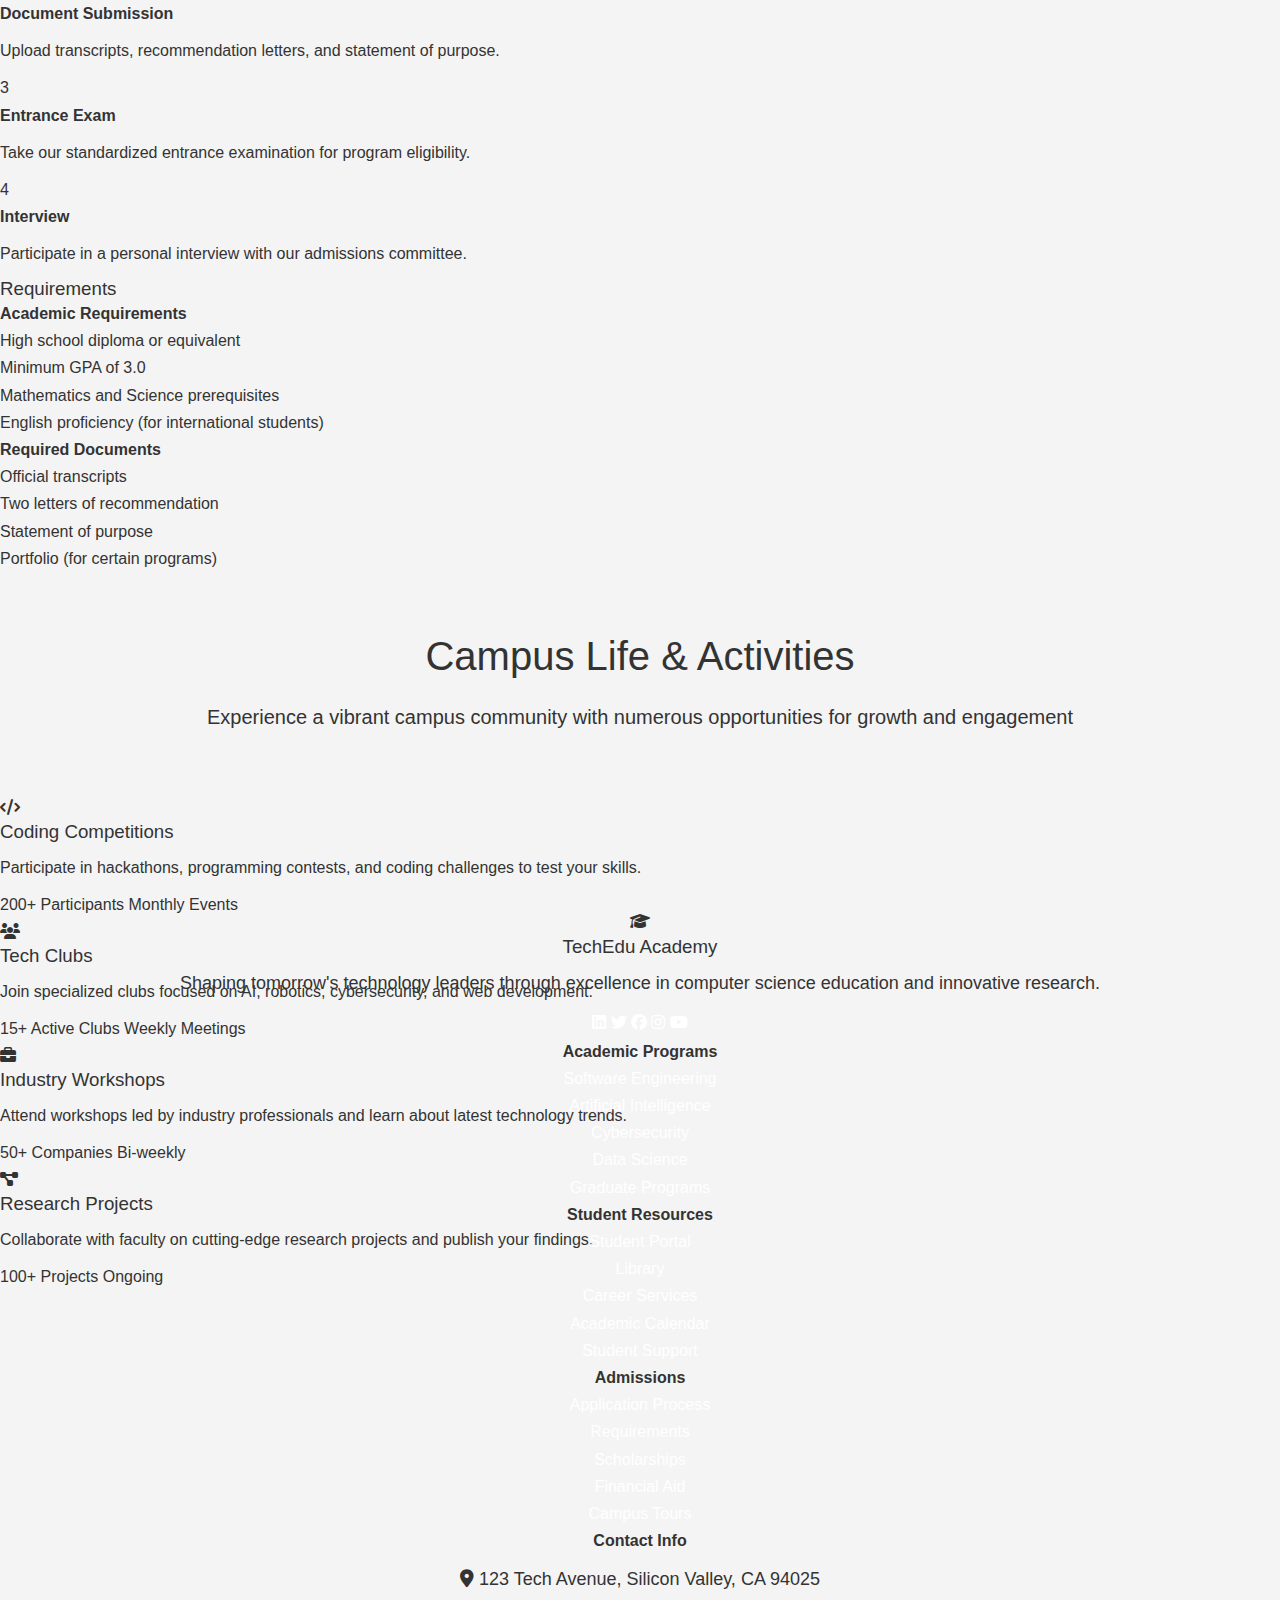
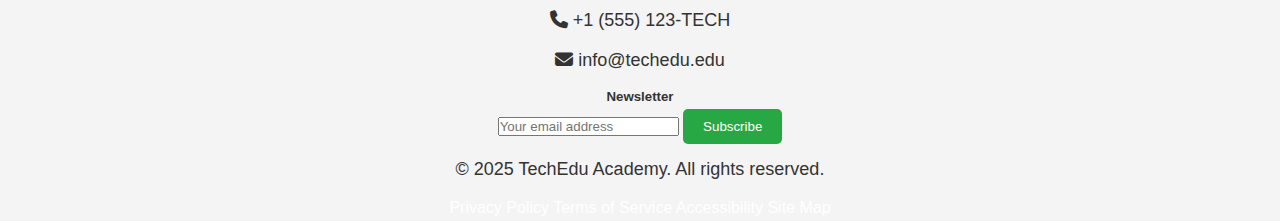
<file: Edge-Ledger-project/index.html>
<!DOCTYPE html>
<html lang="en">
<head>
    <meta charset="UTF-8">
    <meta name="viewport" content="width=device-width, initial-scale=1.0">
    <link rel="stylesheet" href="https://cdnjs.cloudflare.com/ajax/libs/font-awesome/6.7.2/css/all.min.css">
    <link rel="preconnect" href="https://fonts.googleapis.com">
    <title>TechEdu Academy - Professional Computer Science Education</title>
    <link rel="stylesheet" href="./style.css">
</head>
<body>
    <!-- Auth Modal -->
    <div id="authModal" class="modal">
        <div class="modal-content">
            <span class="close">&times;</span>
            
            <div class="modal-header">
                <h2>Welcome to TechEdu Academy</h2>
                <p>Access your account</p>
            </div>
            
            <div class="modal-body">
                <div class="auth-tabs">
                    <button class="tab-btn active" data-tab="login">Sign In</button>
                    <button class="tab-btn" data-tab="register">Sign Up</button>
                </div>
                
                <!-- Login Form -->
                <div id="login" class="tab-content active">
                    <form>
                        <div class="form-group">
                            <input type="email" id="loginEmail" placeholder="Email address" required>
                        </div>
                        <div class="form-group">
                            <input type="password" id="loginPassword" placeholder="Password" required>
                        </div>
                        <div class="form-group">
                            <select id="userType" required>
                                <option value="">Select your role</option>
                                <option value="student">Student</option>
                                <option value="admin">Administrator</option>
                                <option value="faculty">Faculty</option>
                            </select>
                        </div>
                        <button type="submit" class="btn-auth">Sign In</button>
                        <a href="#" class="forgot-link">Forgot password?</a>
                    </form>
                </div>
                
                <!-- Register Form -->
                <div id="register" class="tab-content">
                    <form>
                        <div class="form-group">
                            <input type="text" id="regName" placeholder="Full name" required>
                        </div>
                        <div class="form-group">
                            <input type="email" id="regEmail" placeholder="Email address" required>
                        </div>
                        <div class="form-group">
                            <input type="password" id="regPassword" placeholder="Create password" required>
                        </div>
                        <div class="form-group">
                            <select id="regUserType" required>
                                <option value="">I am a...</option>
                                <option value="student">Student</option>
                                <option value="faculty">Faculty</option>
                            </select>
                        </div>
                        <button type="submit" class="btn-auth">Create Account</button>
                    </form>
                </div>
            </div>
        </div>
    </div>

    <header>
        <nav class="main-nav">
            <div class="nav-container">
                <div class="logo-section">
                    <div class="school-logo">
                        <i class="fas fa-graduation-cap"></i>
                        <h1>TechEdu Academy</h1>
                    </div>
                </div>
                
                <div class="nav-menu">
                    <ul class="nav-links">
                        <li><a href="#home" class="nav-link">Home</a></li>
                        <li><a href="#about" class="nav-link">About</a></li>
                        <li><a href="#programs" class="nav-link">Programs</a></li>
                        <li><a href="#admissions" class="nav-link">Admissions</a></li>
                        <li><a href="#faculty" class="nav-link">Faculty</a></li>
                        <li><a href="#student-portal" class="nav-link">Student Portal</a></li>
                        <li><a href="#admin-portal" class="nav-link">Admin Portal</a></li>
                    </ul>
                </div>
                
                <div class="auth-section">
                    <button class="btn btn-login-trigger">Login</button>
                    <button class="btn btn-outline">Apply Now</button>
                </div>
            </div>
        </nav>
        
        <!-- Quick Access Bar -->
        <div class="quick-access-bar">
            <div class="quick-access-content">
                <p><i class="fas fa-bell"></i> New Semester Registration Open - Application Deadline: March 15th, 2025</p>
                <a href="#admissions" class="quick-link">Apply Now</a>
            </div>
        </div>
    </header>

    <!-- Main Showcase -->
    <main>
        <section id="home" class="hero-section">
            <div class="hero-content">
                <div class="hero-text">
                    <h1>Welcome to TechEdu Academy</h1>
                    <p class="hero-subtitle">Shaping Tomorrow's Technology Leaders Through Excellence in Computer Science Education</p>
                    <p class="hero-description">Join our comprehensive computer science programs designed to prepare you for the evolving technology landscape. With world-class faculty, cutting-edge facilities, and industry partnerships.</p>
                    <div class="hero-buttons">
                        <a href="#programs" class="btn btn-primary"><i class="fas fa-arrow-right"></i>Explore Programs</a>
                        <a href="#virtual-tour" class="btn btn-outline"><i class="fas fa-play"></i>Virtual Tour</a>
                    </div>
                </div>
                <div class="hero-stats">
                    <div class="stat-item">
                        <div class="stat-number">5,000+</div>
                        <div class="stat-label">Students Enrolled</div>
                    </div>
                    <div class="stat-item">
                        <div class="stat-number">150+</div>
                        <div class="stat-label">Expert Faculty</div>
                    </div>
                    <div class="stat-item">
                        <div class="stat-number">95%</div>
                        <div class="stat-label">Job Placement Rate</div>
                    </div>
                    <div class="stat-item">
                        <div class="stat-number">50+</div>
                        <div class="stat-label">Industry Partners</div>
                    </div>
                </div>
            </div>
        </section>

        <!-- Programs Section -->
        <section id="programs" class="programs-section">
            <div class="container">
                <div class="section-header">
                    <h2>Our Academic Programs</h2>
                    <p>Choose from our comprehensive range of computer science programs designed to meet industry demands</p>
                </div>
                <div class="programs-grid">
                    <div class="program-card">
                        <div class="program-icon">
                            <i class="fas fa-laptop-code"></i>
                        </div>
                        <h3>Software Engineering</h3>
                        <p>Master the art of building scalable software systems with modern development practices and methodologies.</p>
                        <div class="program-details">
                            <span class="duration">4 Years</span>
                            <span class="degree">Bachelor's Degree</span>
                        </div>
                        <a href="#" class="btn btn-program">Learn More</a>
                    </div>
                    <div class="program-card">
                        <div class="program-icon">
                            <i class="fas fa-brain"></i>
                        </div>
                        <h3>Artificial Intelligence</h3>
                        <p>Explore machine learning, deep learning, and AI technologies that are shaping the future.</p>
                        <div class="program-details">
                            <span class="duration">4 Years</span>
                            <span class="degree">Bachelor's Degree</span>
                        </div>
                        <a href="#" class="btn btn-program">Learn More</a>
                    </div>
                    <div class="program-card">
                        <div class="program-icon">
                            <i class="fas fa-shield-alt"></i>
                        </div>
                        <h3>Cybersecurity</h3>
                        <p>Protect digital assets and learn advanced security techniques in our comprehensive cybersecurity program.</p>
                        <div class="program-details">
                            <span class="duration">4 Years</span>
                            <span class="degree">Bachelor's Degree</span>
                        </div>
                        <a href="#" class="btn btn-program">Learn More</a>
                    </div>
                    <div class="program-card">
                        <div class="program-icon">
                            <i class="fas fa-database"></i>
                        </div>
                        <h3>Data Science</h3>
                        <p>Transform data into insights with advanced analytics, machine learning, and statistical methods.</p>
                        <div class="program-details">
                            <span class="duration">4 Years</span>
                            <span class="degree">Bachelor's Degree</span>
                        </div>
                        <a href="#" class="btn btn-program">Learn More</a>
                    </div>
                </div>
            </div>
        </section>

        <!-- Student Portal Section -->
        <section id="student-portal" class="portal-section">
            <div class="container">
                <div class="portal-header">
                    <h2><i class="fas fa-user-graduate"></i> Student Portal</h2>
                    <p>Access your academic resources, grades, schedules, and more</p>
                </div>
                <div class="portal-grid">
                    <div class="portal-card">
                        <div class="portal-icon">
                            <i class="fas fa-calendar-alt"></i>
                        </div>
                        <h3>Class Schedule</h3>
                        <p>View your daily class schedule, room assignments, and instructor information.</p>
                        <div class="portal-stats">
                            <span>Next Class: CS-301 at 2:00 PM</span>
                        </div>
                        <a href="#" class="btn btn-portal">View Schedule</a>
                    </div>
                    <div class="portal-card">
                        <div class="portal-icon">
                            <i class="fas fa-chart-line"></i>
                        </div>
                        <h3>Grades & Progress</h3>
                        <p>Track your academic performance, view grades, and monitor your GPA.</p>
                        <div class="portal-stats">
                            <span>Current GPA: 3.8/4.0</span>
                        </div>
                        <a href="#" class="btn btn-portal">View Grades</a>
                    </div>
                    <div class="portal-card">
                        <div class="portal-icon">
                            <i class="fas fa-book-open"></i>
                        </div>
                        <h3>Course Materials</h3>
                        <p>Access lecture notes, assignments, and supplementary learning resources.</p>
                        <div class="portal-stats">
                            <span>5 New Materials Available</span>
                        </div>
                        <a href="#" class="btn btn-portal">Access Materials</a>
                    </div>
                    <div class="portal-card">
                        <div class="portal-icon">
                            <i class="fas fa-tasks"></i>
                        </div>
                        <h3>Assignments</h3>
                        <p>Submit assignments, view feedback, and track submission deadlines.</p>
                        <div class="portal-stats">
                            <span>3 Pending Assignments</span>
                        </div>
                        <a href="#" class="btn btn-portal">View Assignments</a>
                    </div>
                    <div class="portal-card">
                        <div class="portal-icon">
                            <i class="fas fa-users"></i>
                        </div>
                        <h3>Study Groups</h3>
                        <p>Join study groups, collaborate with peers, and participate in discussions.</p>
                        <div class="portal-stats">
                            <span>12 Active Groups</span>
                        </div>
                        <a href="#" class="btn btn-portal">Join Groups</a>
                    </div>
                    <div class="portal-card">
                        <div class="portal-icon">
                            <i class="fas fa-briefcase"></i>
                        </div>
                        <h3>Career Services</h3>
                        <p>Access internship opportunities, job postings, and career counseling.</p>
                        <div class="portal-stats">
                            <span>25 New Job Postings</span>
                        </div>
                        <a href="#" class="btn btn-portal">Explore Careers</a>
                    </div>
                </div>
            </div>
        </section>

        <!-- Admin Portal Section -->
        <section id="admin-portal" class="portal-section admin-section">
            <div class="container">
                <div class="portal-header">
                    <h2><i class="fas fa-cog"></i> Administrative Portal</h2>
                    <p>Comprehensive management tools for academic and administrative operations</p>
                </div>
                <div class="admin-dashboard">
                    <div class="dashboard-summary">
                        <div class="summary-card">
                            <div class="summary-icon">
                                <i class="fas fa-users"></i>
                            </div>
                            <div class="summary-content">
                                <h3>5,247</h3>
                                <p>Total Students</p>
                                <span class="change positive">+12% from last semester</span>
                            </div>
                        </div>
                        <div class="summary-card">
                            <div class="summary-icon">
                                <i class="fas fa-chalkboard-teacher"></i>
                            </div>
                            <div class="summary-content">
                                <h3>152</h3>
                                <p>Faculty Members</p>
                                <span class="change positive">+5 new hires</span>
                            </div>
                        </div>
                        <div class="summary-card">
                            <div class="summary-icon">
                                <i class="fas fa-book"></i>
                            </div>
                            <div class="summary-content">
                                <h3>87</h3>
                                <p>Active Courses</p>
                                <span class="change neutral">Current semester</span>
                            </div>
                        </div>
                        <div class="summary-card">
                            <div class="summary-icon">
                                <i class="fas fa-dollar-sign"></i>
                            </div>
                            <div class="summary-content">
                                <h3>$2.1M</h3>
                                <p>Revenue This Quarter</p>
                                <span class="change positive">+8% vs last quarter</span>
                            </div>
                        </div>
                    </div>
                    
                    <div class="admin-tools-grid">
                        <div class="admin-tool-card">
                            <div class="tool-icon">
                                <i class="fas fa-user-plus"></i>
                            </div>
                            <h3>Student Management</h3>
                            <p>Manage student enrollment, records, and academic progress tracking.</p>
                            <div class="tool-actions">
                                <a href="#" class="btn btn-tool">Add Student</a>
                                <a href="#" class="btn btn-tool-secondary">View All</a>
                            </div>
                        </div>
                        <div class="admin-tool-card">
                            <div class="tool-icon">
                                <i class="fas fa-user-tie"></i>
                            </div>
                            <h3>Faculty Management</h3>
                            <p>Handle faculty recruitment, assignments, and performance evaluations.</p>
                            <div class="tool-actions">
                                <a href="#" class="btn btn-tool">Add Faculty</a>
                                <a href="#" class="btn btn-tool-secondary">Manage</a>
                            </div>
                        </div>
                        <div class="admin-tool-card">
                            <div class="tool-icon">
                                <i class="fas fa-calendar-check"></i>
                            </div>
                            <h3>Course Scheduling</h3>
                            <p>Create and manage course schedules, room assignments, and timetables.</p>
                            <div class="tool-actions">
                                <a href="#" class="btn btn-tool">Schedule Course</a>
                                <a href="#" class="btn btn-tool-secondary">View Schedule</a>
                            </div>
                        </div>
                        <div class="admin-tool-card">
                            <div class="tool-icon">
                                <i class="fas fa-money-bill-wave"></i>
                            </div>
                            <h3>Financial Management</h3>
                            <p>Track tuition payments, financial aid, and budget allocations.</p>
                            <div class="tool-actions">
                                <a href="#" class="btn btn-tool">View Finances</a>
                                <a href="#" class="btn btn-tool-secondary">Reports</a>
                            </div>
                        </div>
                        <div class="admin-tool-card">
                            <div class="tool-icon">
                                <i class="fas fa-chart-bar"></i>
                            </div>
                            <h3>Analytics & Reports</h3>
                            <p>Generate comprehensive reports and analyze institutional performance.</p>
                            <div class="tool-actions">
                                <a href="#" class="btn btn-tool">Generate Report</a>
                                <a href="#" class="btn btn-tool-secondary">Analytics</a>
                            </div>
                        </div>
                        <div class="admin-tool-card">
                            <div class="tool-icon">
                                <i class="fas fa-cogs"></i>
                            </div>
                            <h3>System Settings</h3>
                            <p>Configure system preferences, user permissions, and security settings.</p>
                            <div class="tool-actions">
                                <a href="#" class="btn btn-tool">Settings</a>
                                <a href="#" class="btn btn-tool-secondary">Security</a>
                            </div>
                        </div>
                    </div>
                </div>
            </div>
        </section>

         <!-- Faculty Section -->
         <section id="faculty" class="faculty-section">
            <div class="container">
                <div class="section-header">
                    <h2>Meet Our Distinguished Faculty</h2>
                    <p>Learn from world-class educators and researchers who are leaders in their fields</p>
                </div>
                <div class="faculty-grid">
                    <div class="faculty-card">
                        <div class="faculty-photo">
                            <img src="./images/author2.jpg" alt="Dr. Robert Wilson" onerror="this.style.display='none'; this.nextElementSibling.style.display='flex';">
                            <div class="faculty-placeholder" style="display: none;">
                                <i class="fas fa-user-tie"></i>
                            </div>
                        </div>
                        <div class="faculty-info">
                            <h3>Dr. Robert Wilson</h3>
                            <div class="faculty-title">Professor & Department Head</div>
                            <div class="faculty-education">Ph.D. in Computer Science, MIT</div>
                            <p>Leading expert in artificial intelligence and machine learning with over 20 years of research experience. Published 150+ papers and holds 15 patents.</p>
                            <div class="faculty-specializations">
                                <span class="specialization">Artificial Intelligence</span>
                                <span class="specialization">Machine Learning</span>
                                <span class="specialization">Neural Networks</span>
                            </div>
                            <div class="faculty-contact">
                                <a href="mailto:r.wilson@techedu.edu"><i class="fas fa-envelope"></i> r.wilson@techedu.edu</a>
                                <a href="tel:+15551234567"><i class="fas fa-phone"></i> +1 (555) 123-4567</a>
                            </div>
                        </div>
                    </div>
                    
                    <div class="faculty-card">
                        <div class="faculty-photo">
                            <img src="./images/author3.jpg" alt="Dr. Jennifer Martinez" onerror="this.style.display='none'; this.nextElementSibling.style.display='flex';">
                            <div class="faculty-placeholder" style="display: none;">
                                <i class="fas fa-female"></i>
                            </div>
                        </div>
                        <div class="faculty-info">
                            <h3>Dr. Jennifer Martinez</h3>
                            <div class="faculty-title">Associate Professor</div>
                            <div class="faculty-education">Ph.D. in Cybersecurity, Stanford</div>
                            <p>Former Google security engineer specializing in cybersecurity and distributed systems. Expert in blockchain technology and cryptography.</p>
                            <div class="faculty-specializations">
                                <span class="specialization">Cybersecurity</span>
                                <span class="specialization">Blockchain</span>
                                <span class="specialization">Cryptography</span>
                            </div>
                            <div class="faculty-contact">
                                <a href="mailto:j.martinez@techedu.edu"><i class="fas fa-envelope"></i> j.martinez@techedu.edu</a>
                                <a href="tel:+15552345678"><i class="fas fa-phone"></i> +1 (555) 234-5678</a>
                            </div>
                        </div>
                    </div>
                    
                    <div class="faculty-card">
                        <div class="faculty-photo">
                            <img src="./images/testimonials-3.jpg" alt="Prof. David Thompson" onerror="this.style.display='none'; this.nextElementSibling.style.display='flex';">
                            <div class="faculty-placeholder" style="display: none;">
                                <i class="fas fa-user-graduate"></i>
                            </div>
                        </div>
                        <div class="faculty-info">
                            <h3>Prof. David Thompson</h3>
                            <div class="faculty-title">Professor of Data Science</div>
                            <div class="faculty-education">Ph.D. in Statistics, UC Berkeley</div>
                            <p>Former chief data scientist at Meta with expertise in big data analytics, statistical modeling, and data visualization techniques.</p>
                            <div class="faculty-specializations">
                                <span class="specialization">Data Science</span>
                                <span class="specialization">Big Data</span>
                                <span class="specialization">Statistics</span>
                            </div>
                            <div class="faculty-contact">
                                <a href="mailto:d.thompson@techedu.edu"><i class="fas fa-envelope"></i> d.thompson@techedu.edu</a>
                                <a href="tel:+15553456789"><i class="fas fa-phone"></i> +1 (555) 345-6789</a>
                            </div>
                        </div>
                    </div>
                </div>
            </div>
         </section>

         <!-- Admissions Section -->
         <section id="admissions" class="admissions-section">
            <div class="container">
                <div class="section-header">
                    <h2>Admissions Information</h2>
                    <p>Start your journey towards a rewarding career in technology</p>
                </div>
                <div class="admissions-content">
                    <div class="admission-process">
                        <h3>Application Process</h3>
                        <div class="process-steps">
                            <div class="step">
                                <div class="step-number">1</div>
                                <div class="step-content">
                                    <h4>Submit Application</h4>
                                    <p>Complete our online application form with personal and academic information.</p>
                                </div>
                            </div>
                            <div class="step">
                                <div class="step-number">2</div>
                                <div class="step-content">
                                    <h4>Document Submission</h4>
                                    <p>Upload transcripts, recommendation letters, and statement of purpose.</p>
                                </div>
                            </div>
                            <div class="step">
                                <div class="step-number">3</div>
                                <div class="step-content">
                                    <h4>Entrance Exam</h4>
                                    <p>Take our standardized entrance examination for program eligibility.</p>
                                </div>
                            </div>
                            <div class="step">
                                <div class="step-number">4</div>
                                <div class="step-content">
                                    <h4>Interview</h4>
                                    <p>Participate in a personal interview with our admissions committee.</p>
                                </div>
                            </div>
                        </div>
                    </div>
                    
                    <div class="admission-requirements">
                        <h3>Requirements</h3>
                        <div class="requirements-grid">
                            <div class="requirement-card">
                                <h4>Academic Requirements</h4>
                                <ul>
                                    <li>High school diploma or equivalent</li>
                                    <li>Minimum GPA of 3.0</li>
                                    <li>Mathematics and Science prerequisites</li>
                                    <li>English proficiency (for international students)</li>
                                </ul>
                            </div>
                            <div class="requirement-card">
                                <h4>Required Documents</h4>
                                <ul>
                                    <li>Official transcripts</li>
                                    <li>Two letters of recommendation</li>
                                    <li>Statement of purpose</li>
                                    <li>Portfolio (for certain programs)</li>
                                </ul>
                            </div>
                        </div>
                    </div>
                </div>
            </div>
         </section>

         <!-- Campus Life Section -->
         <section class="campus-life-section">
            <div class="container">
                <div class="section-header">
                    <h2>Campus Life & Activities</h2>
                    <p>Experience a vibrant campus community with numerous opportunities for growth and engagement</p>
                </div>
                <div class="activities-grid">
                    <div class="activity-card">
                        <div class="activity-icon">
                            <i class="fas fa-code"></i>
                        </div>
                        <h3>Coding Competitions</h3>
                        <p>Participate in hackathons, programming contests, and coding challenges to test your skills.</p>
                        <div class="activity-meta">
                            <span class="participants">200+ Participants</span>
                            <span class="frequency">Monthly Events</span>
                        </div>
                    </div>
                    <div class="activity-card">
                        <div class="activity-icon">
                            <i class="fas fa-users"></i>
                        </div>
                        <h3>Tech Clubs</h3>
                        <p>Join specialized clubs focused on AI, robotics, cybersecurity, and web development.</p>
                        <div class="activity-meta">
                            <span class="participants">15+ Active Clubs</span>
                            <span class="frequency">Weekly Meetings</span>
                        </div>
                    </div>
                    <div class="activity-card">
                        <div class="activity-icon">
                            <i class="fas fa-briefcase"></i>
                        </div>
                        <h3>Industry Workshops</h3>
                        <p>Attend workshops led by industry professionals and learn about latest technology trends.</p>
                        <div class="activity-meta">
                            <span class="participants">50+ Companies</span>
                            <span class="frequency">Bi-weekly</span>
                        </div>
                    </div>
                    <div class="activity-card">
                        <div class="activity-icon">
                            <i class="fas fa-project-diagram"></i>
                        </div>
                        <h3>Research Projects</h3>
                        <p>Collaborate with faculty on cutting-edge research projects and publish your findings.</p>
                        <div class="activity-meta">
                            <span class="participants">100+ Projects</span>
                            <span class="frequency">Ongoing</span>
                        </div>
                    </div>
                </div>
            </div>
         </section>
     </main>

     <!-- Footer -->
    <footer class="main-footer">
        <div class="container">
            <div class="footer-content">
                <div class="footer-section">
                    <div class="footer-logo">
                        <i class="fas fa-graduation-cap"></i>
                        <h3>TechEdu Academy</h3>
                    </div>
                    <p>Shaping tomorrow's technology leaders through excellence in computer science education and innovative research.</p>
                    <div class="social-links">
                        <a href="#" aria-label="LinkedIn"><i class="fab fa-linkedin"></i></a>
                        <a href="#" aria-label="Twitter"><i class="fab fa-twitter"></i></a>
                        <a href="#" aria-label="Facebook"><i class="fab fa-facebook"></i></a>
                        <a href="#" aria-label="Instagram"><i class="fab fa-instagram"></i></a>
                        <a href="#" aria-label="YouTube"><i class="fab fa-youtube"></i></a>
                    </div>
                </div>
                
                <div class="footer-section">
                    <h4>Academic Programs</h4>
                    <ul>
                        <li><a href="#programs">Software Engineering</a></li>
                        <li><a href="#programs">Artificial Intelligence</a></li>
                        <li><a href="#programs">Cybersecurity</a></li>
                        <li><a href="#programs">Data Science</a></li>
                        <li><a href="#programs">Graduate Programs</a></li>
                    </ul>
                </div>
                
                <div class="footer-section">
                    <h4>Student Resources</h4>
                    <ul>
                        <li><a href="#student-portal">Student Portal</a></li>
                        <li><a href="#">Library</a></li>
                        <li><a href="#">Career Services</a></li>
                        <li><a href="#">Academic Calendar</a></li>
                        <li><a href="#">Student Support</a></li>
                    </ul>
                </div>
                
                <div class="footer-section">
                    <h4>Admissions</h4>
                    <ul>
                        <li><a href="#admissions">Application Process</a></li>
                        <li><a href="#admissions">Requirements</a></li>
                        <li><a href="#">Scholarships</a></li>
                        <li><a href="#">Financial Aid</a></li>
                        <li><a href="#">Campus Tours</a></li>
                    </ul>
                </div>
                
                <div class="footer-section">
                    <h4>Contact Info</h4>
                    <div class="contact-info">
                        <p><i class="fas fa-map-marker-alt"></i> 123 Tech Avenue, Silicon Valley, CA 94025</p>
                        <p><i class="fas fa-phone"></i> +1 (555) 123-TECH</p>
                        <p><i class="fas fa-envelope"></i> info@techedu.edu</p>
                    </div>
                    <div class="newsletter">
                        <h5>Newsletter</h5>
                        <form class="newsletter-form">
                            <input type="email" placeholder="Your email address" required>
                            <button type="submit" class="btn btn-newsletter">Subscribe</button>
                        </form>
                    </div>
                </div>
            </div>
            
            <div class="footer-bottom">
                <div class="footer-bottom-content">
                    <p>&copy; 2025 TechEdu Academy. All rights reserved.</p>
                    <div class="footer-links">
                        <a href="#">Privacy Policy</a>
                        <a href="#">Terms of Service</a>
                        <a href="#">Accessibility</a>
                        <a href="#">Site Map</a>
                    </div>
                </div>
            </div>
        </div>
    </footer>
    
    <script src="./script.js"></script>
</body>
</html>
</file>
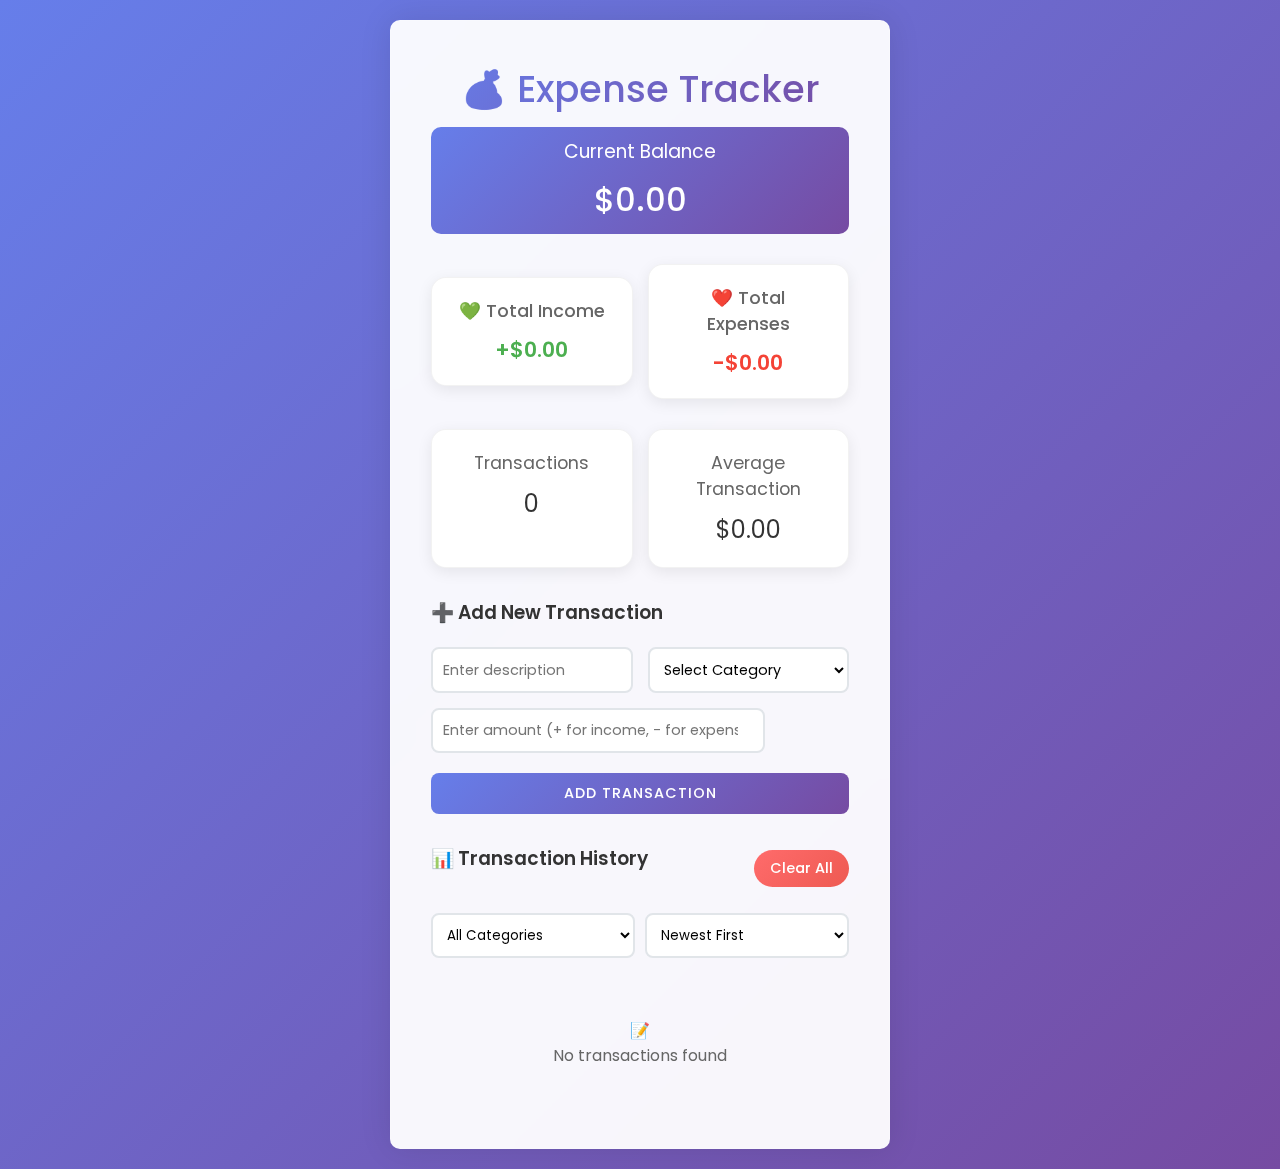
<file: expense-tracker/index.html>
<!DOCTYPE html>
<html lang="en">

<head>
  <meta charset="UTF-8">
  <meta name="viewport" content="width=device-width, initial-scale=1.0">
  <title>Expense tracker</title>
  <link rel="preconnect" href="https://fonts.googleapis.com">
  <link rel="preconnect" href="https://fonts.gstatic.com" crossorigin>
  <link
    href="https://fonts.googleapis.com/css2?family=Poppins:ital,wght@0,100;0,200;0,300;0,400;0,500;0,600;0,700;0,800;0,900;1,100;1,200;1,300;1,400;1,500;1,600;1,700;1,800;1,900&display=swap"
    rel="stylesheet">
  <link rel="stylesheet" href="./styles.css">
</head>

<body>
  <div class="container">
    <h1>💰 Expense Tracker</h1>

    <div class="balance">
      <h3>Current Balance</h3>
      <h2 id="balance">$0.00</h2>
    </div>

    <div class="summary">
      <div class="income">
        <h4>💚 Total Income</h4>
        <p id="income" class="money plus">+$0.00</p>
      </div>
      <div class="expense">
        <h4>❤️ Total Expenses</h4>
        <p id="expense" class="money minus">-$0.00</p>
      </div>
    </div>

    <div class="stats">
      <div class="stat-card">
        <h4>Transactions</h4>
        <div class="stat-value" id="transactionCount">0</div>
      </div>
      <div class="stat-card">
        <h4>Average Transaction</h4>
        <div class="stat-value" id="avgTransaction">$0.00</div>
      </div>
    </div>

    <div class="form-section">
      <h3>➕ Add New Transaction</h3>
      <form id="form">
        <div class="form-row">
          <input type="text" id="text" placeholder="Enter description" required />
          <select id="category" required>
            <option value="">Select Category</option>
            <option value="food">🍔 Food</option>
            <option value="transport">🚗 Transport</option>
            <option value="entertainment">🎬 Entertainment</option>
            <option value="shopping">🛍️ Shopping</option>
            <option value="bills">💡 Bills</option>
            <option value="salary">💼 Salary</option>
            <option value="freelance">💻 Freelance</option>
            <option value="investment">📈 Investment</option>
            <option value="other">❓ Other</option>
          </select>
        </div>
        <input type="number" id="amount" placeholder="Enter amount (+ for income, - for expense)" step="0.01"
          required />
        <button type="submit">Add Transaction</button>
      </form>
    </div>

    <div class="history-section">
      <div class="history-header">
        <h3>📊 Transaction History</h3>
        <button id="clearAll" class="clear-btn">Clear All</button>
      </div>
      <div class="filter-sort">
        <select id="filterCategory">
          <option value="all">All Categories</option>
          <option value="food">🍔 Food</option>
          <option value="transport">🚗 Transport</option>
          <option value="entertainment">🎬 Entertainment</option>
          <option value="shopping">🛍️ Shopping</option>
          <option value="bills">💡 Bills</option>
          <option value="salary">💼 Salary</option>
          <option value="freelance">💻 Freelance</option>
          <option value="investment">📈 Investment</option>
          <option value="other">❓ Other</option>
        </select>
        <select id="sortBy">
          <option value="newest">Newest First</option>
          <option value="oldest">Oldest First</option>
          <option value="highest">Highest Amount</option>
          <option value="lowest">Lowest Amount</option>
        </select>
      </div>
      <ul id="list" class="list">
        <!-- Transactions will appear here -->
      </ul>
    </div>
  </div>

  <script src="./index.js" charset="UTF-8"></script>
</body>

</html>
</file>
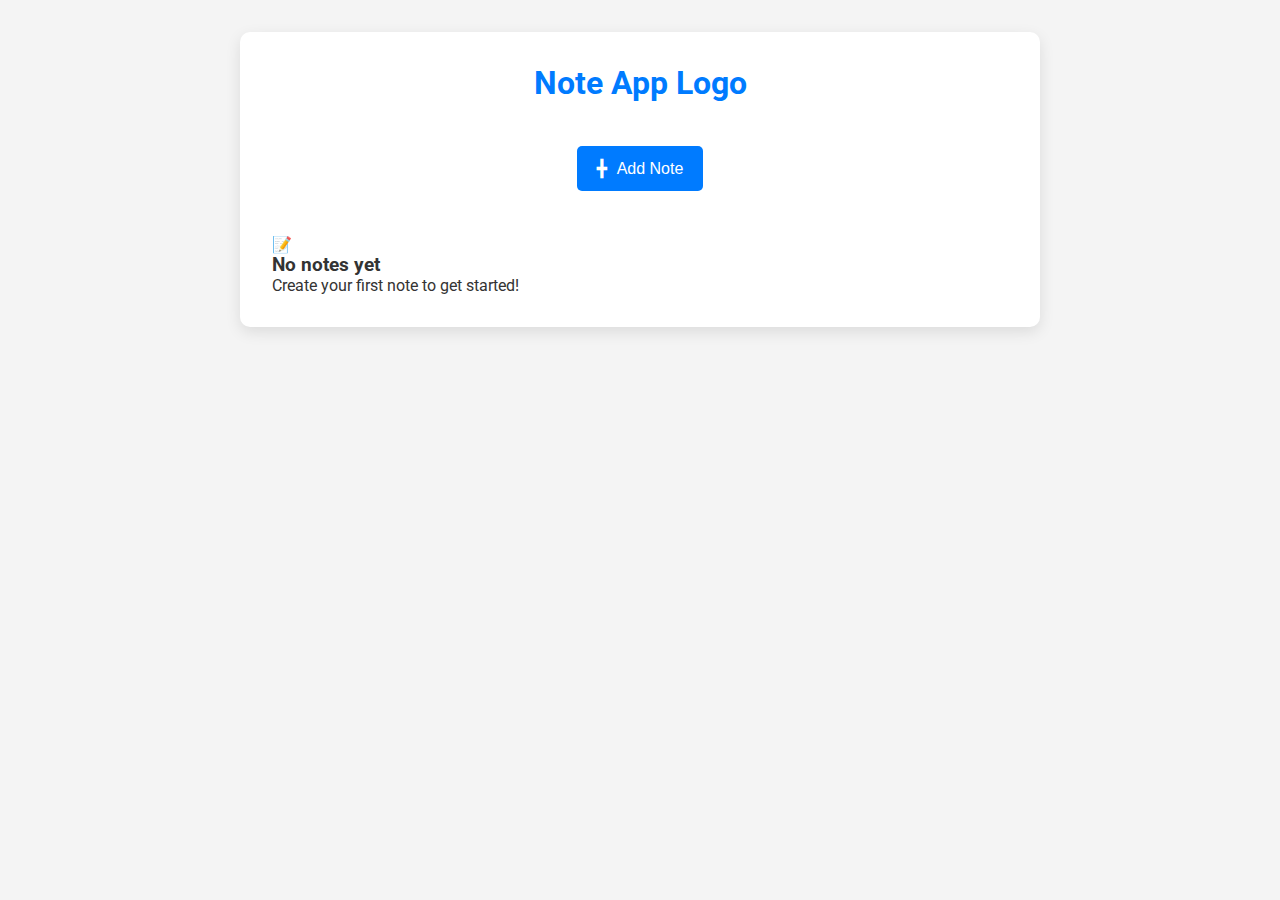
<file: Notes-app/index.html>
<!DOCTYPE html>
<html lang="en">
<head>
    <meta charset="UTF-8">
    <meta name="viewport" content="width=device-width, initial-scale=1.0">
    <title>Note App</title>
    <link rel="preconnect" href="https://fonts.googleapis.com">
    <link rel="preconnect" href="https://fonts.gstatic.com" crossorigin>
    <link href="https://fonts.googleapis.com/css2?family=Roboto:ital,wght@0,100..900;1,100..900&display=swap" rel="stylesheet">
    <link rel="stylesheet" href="./styles.css">
</head>
<body>
    <main id="container">
        <div class="heading">
            <h1>Note App Logo</h1>
        </div>

        <div class="add-btn">
           <button type="button" id="add-note" class="btn" title="Add a new note"><span class="icon">╋</span>Add Note</button>
        </div>

    <form class="note-input visibility">
        <label for="note-title">Title</label>
        <input type="text" id="note-title" placeholder="Note title" />
        <label for="note-text">Content</label>
        <textarea id="note-text" rows="4" placeholder="Write your note..."></textarea>
        <button type="submit" id="save-note" class="btn">Save Note</button>
    </form>

        <ul id="notes" class="notes">
            <!-- Notes will be added dynamically -->
        </ul>
    </main>

    <script src="index.js"></script>
</body>
</html>
</file>
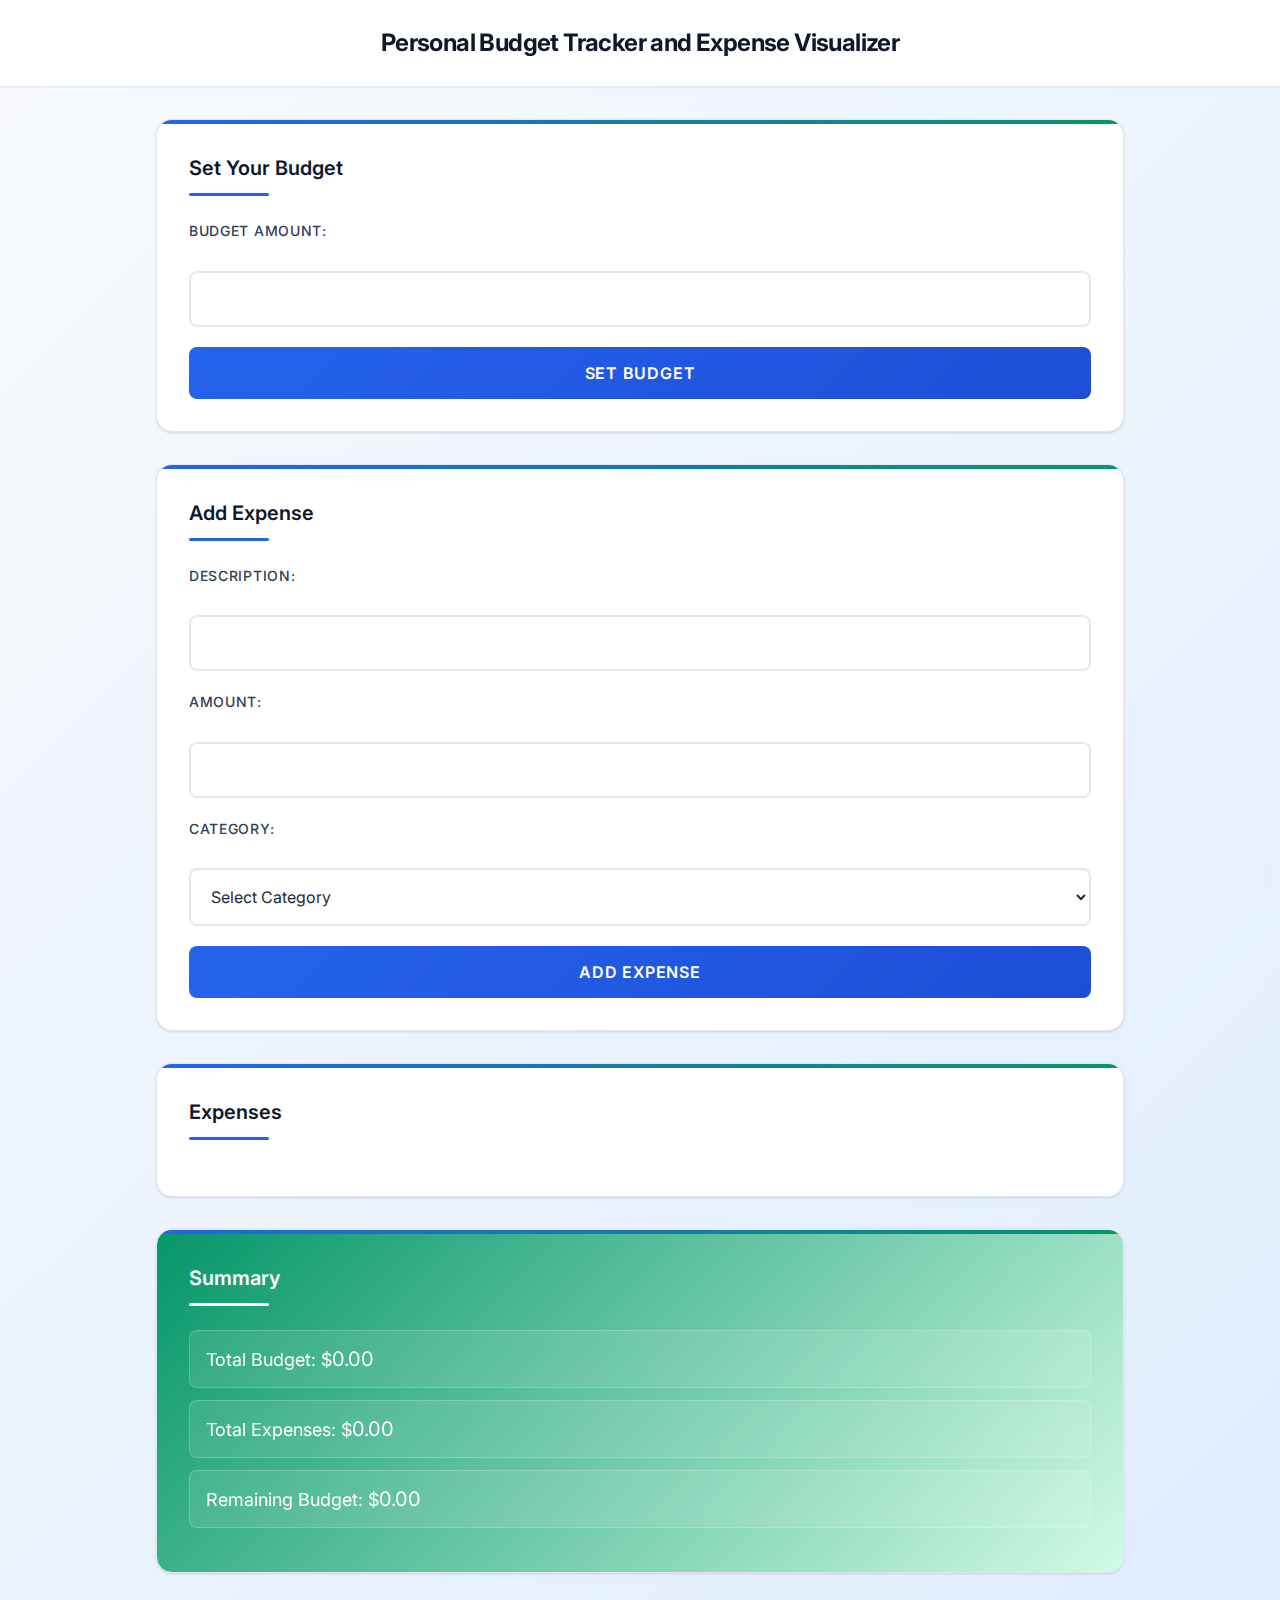
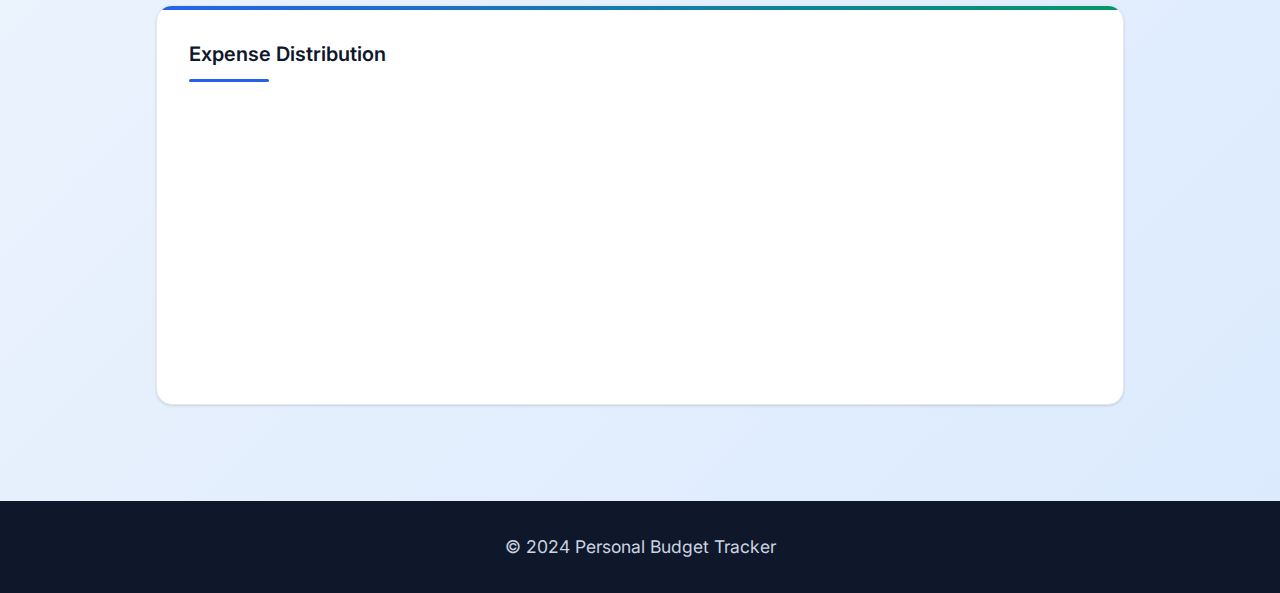
<file: offline-personal-budget-tracker-and-expense-visualizer/index.html>
<!DOCTYPE html>
<html lang="en">
<head>
    <meta charset="UTF-8">
    <meta name="viewport" content="width=device-width, initial-scale=1.0">
    <title>Document</title>
    <link rel="stylesheet" href="styles.css">
    <script src="main.js" defer></script>
</head>
<body>
    <header>
        <h1 class="heading">Personal Budget Tracker and Expense Visualizer</h1>
    </header>
    <main>
        <section id="budget-form-section">
            <h2>Set Your Budget</h2>
            <form id="budget-form">
                <label for="budget-amount">Budget Amount:</label>
                <input type="number" id="budget-amount" required>
                <button type="submit">Set Budget</button>
            </form>
        </section>

        <section id="expense-form-section">
            <h2>Add Expense</h2>
            <form id="expense-form">
                <label for="expense-description">Description:</label>
                <input type="text" id="expense-description" required>
                
                <label for="expense-amount">Amount:</label>
                <input type="number" id="expense-amount" required>
                
                <label for="expense-category">Category:</label>
                <select id="expense-category" required>
                    <option name="all" id="all" value="">Select Category</option>
                    <option value="Food">Food</option>
                    <option value="Transport">Transport</option>
                    <option value="Entertainment">Entertainment</option>
                    <option value="Utilities">Utilities</option>
                    <option value="Other">Other</option>
                </select>
                
                <button type="submit">Add Expense</button>
            </form>
        </section>

        <section id="expenses-section">
            <h2>Expenses</h2>
            <ul id="expenses-list">
                <!-- Grocery items will be dynamically added here -->
            </ul>
        </section>

        <section id="summary-section">
            <h2>Summary</h2>
            <p>Total Budget: $<span id="total-budget">0</span></p>
            <p>Total Expenses: $<span id="total-expenses">0</span></p>
            <p>Remaining Budget: $<span id="remaining-budget">0</span></p>
        </section>

        <section id="chart-section">
            <h2>Expense Distribution</h2>
            <canvas id="expense-chart"></canvas>
        </section>
    </main>
    <footer>
        <p>&copy; 2024 Personal Budget Tracker</p>
    </footer>
</body>
</html>
</file>
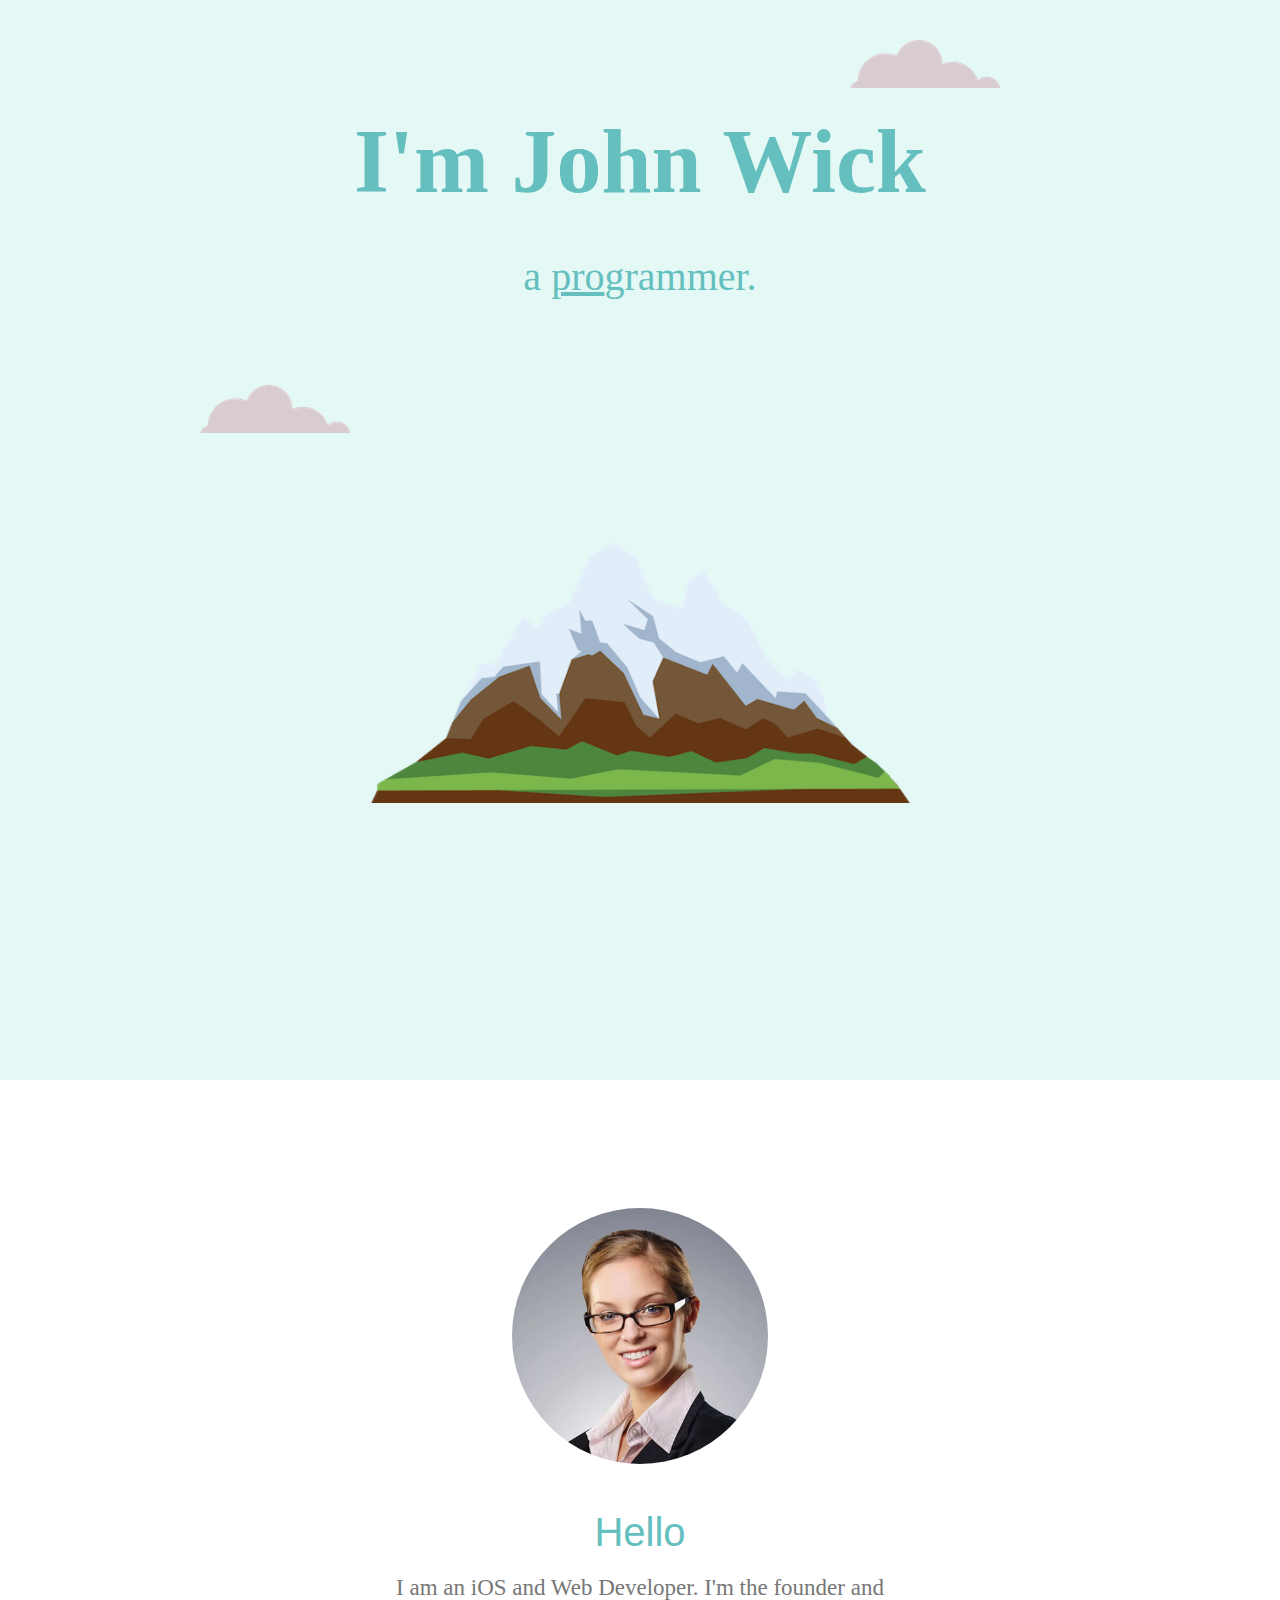
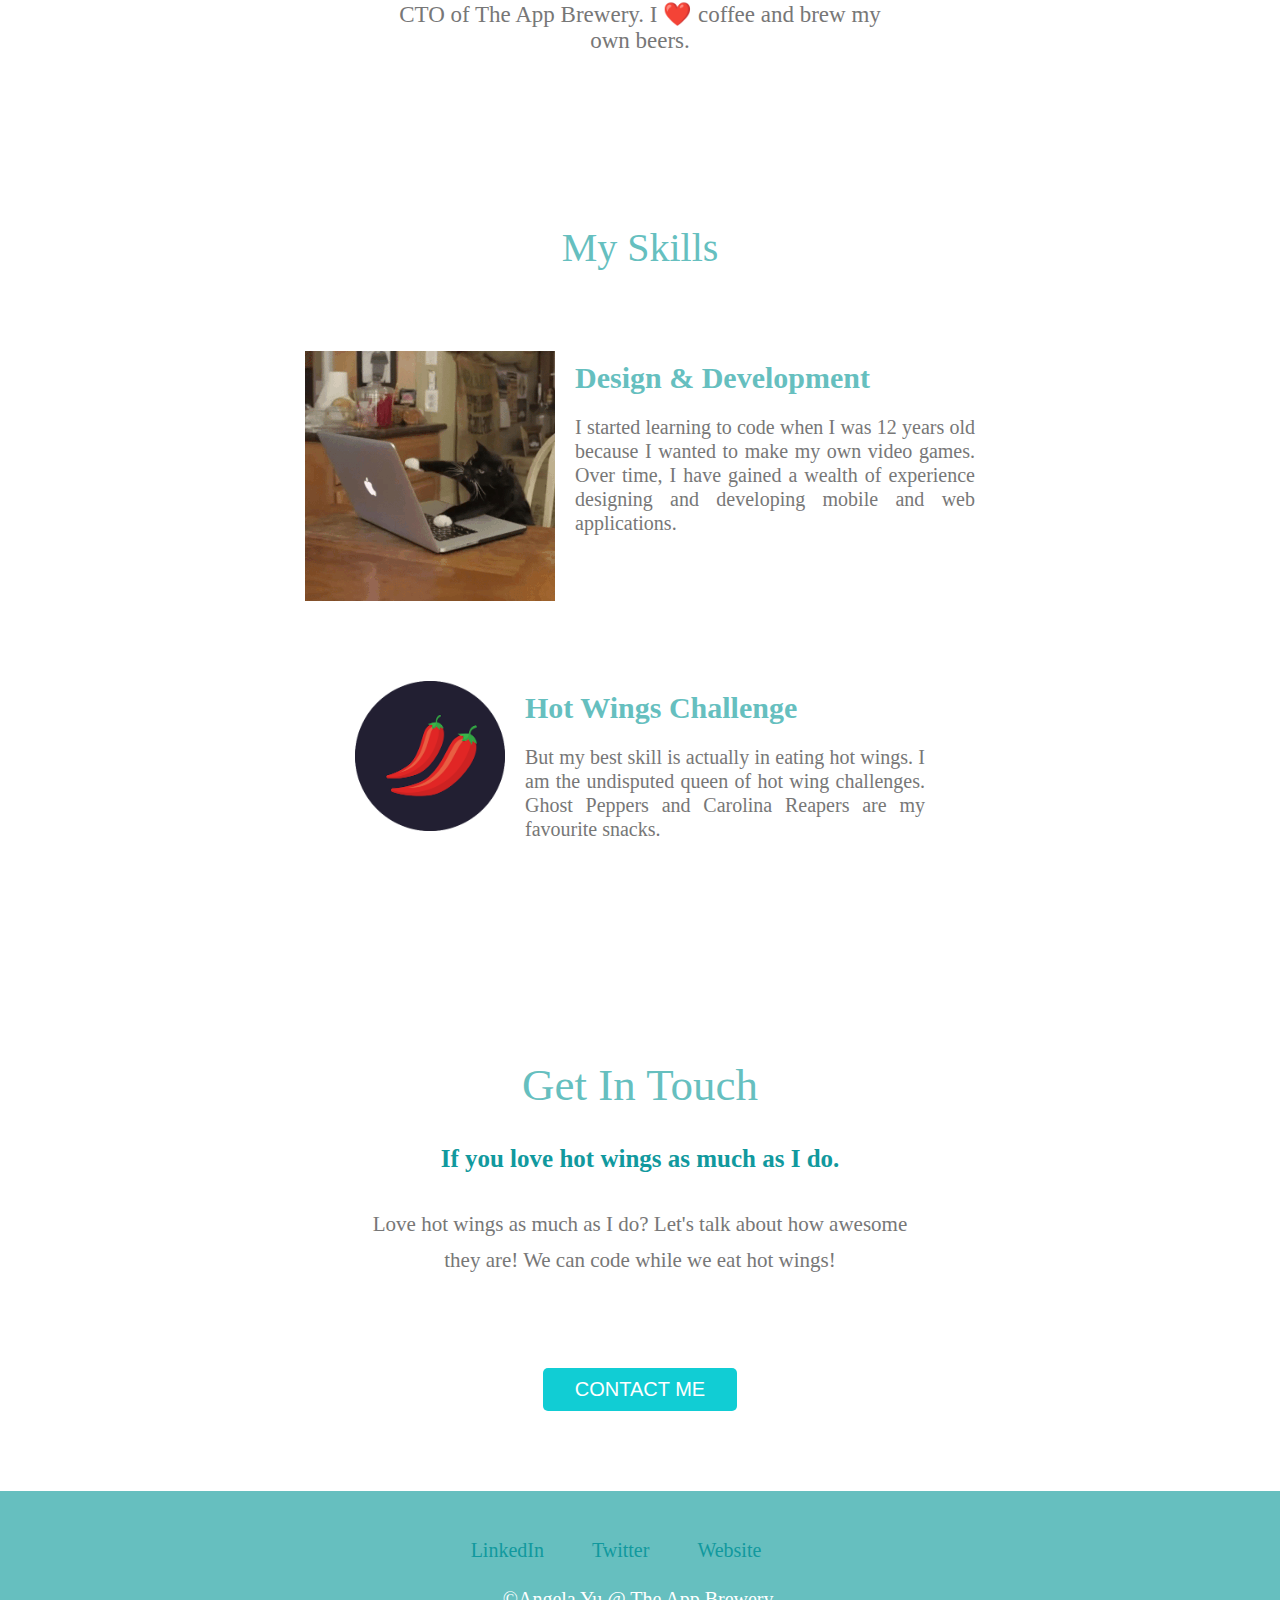
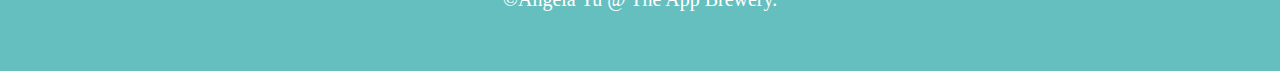
<file: personal-site-template/index.html>
<!DOCTYPE html>
<html lang="en">
<head>
    <meta charset="UTF-8">
    <meta name="viewport" content="width=device-width, initial-scale=1.0">
    <title>capstone project</title>
    <link rel="stylesheet" href="./style.css">
</head>
<body>
    <header id="landing-page">
        <div>
            <img class="right-cloud" src="./images/cloud.png" alt="cloud png image">
        </div>

        <div class="title-text">
            <h1>I'm John Wick</h1>
            <h2>a <span class="pro">pro</span>grammer.
            </h2>
        </div>

        <div>
            <img class="left-cloud" src="./images/cloud.png" alt="cloud png image">
        </div>

        <div class="container">
            <img class="center-img" src="./images/mountain.png" alt="mountain png image">
        </div>
    </header>

    <section id="profile">
        <div>
            <img src="./images/profile.jpg" alt="profile picture">
        </div>

        <h1>Hello</h1>

        <p class="text">I am an iOS and Web Developer. I'm the founder and CTO of The App Brewery. I ❤️ coffee and brew my own beers.</p>
    </section>

    <section id="skills">
        <h1>My Skills</h1>

        <div class="flex-items">
            <div class="row-1">
                <img src="./images/cat-typing.gif" alt="A cat typing">
                <div>
                    <h3>Design & Development</h3>
                    <p>I started learning to code when I was 12 years old because I wanted to make my own video games. Over time, I have gained a wealth of experience designing and developing mobile and web applications.</p>
                </div>
            </div>

            <div class="row-2">
                <img src="./images/chillies.png" alt="...">

                <div>
                    <h3>Hot Wings Challenge</h3>

                    <p>But my best skill is actually in eating hot wings. I am the undisputed queen of hot wing challenges. Ghost Peppers and Carolina Reapers are my favourite snacks.</p>
                </div>
            </div>
        </div>
    </section>

    <section id="contact">
        <h1>Get In Touch</h1>
        <h3>If you love hot wings as much as I do.</h3>

        <p>Love hot wings as much as I do? Let's talk about how awesome they are! We can code while we eat hot wings!</p>

        <button class="btn" type="button">CONTACT ME</button>
    </section>

    <footer>
        <ul>
            <li><a href="#">LinkedIn</a></li>
            <li><a href="#">Twitter</a></li>
            <li><a href="#">Website</a></li>
        </ul>
        <p>&copy;Angela Yu @ The App Brewery.</p>
    </footer>
</body>
</html>
</file>
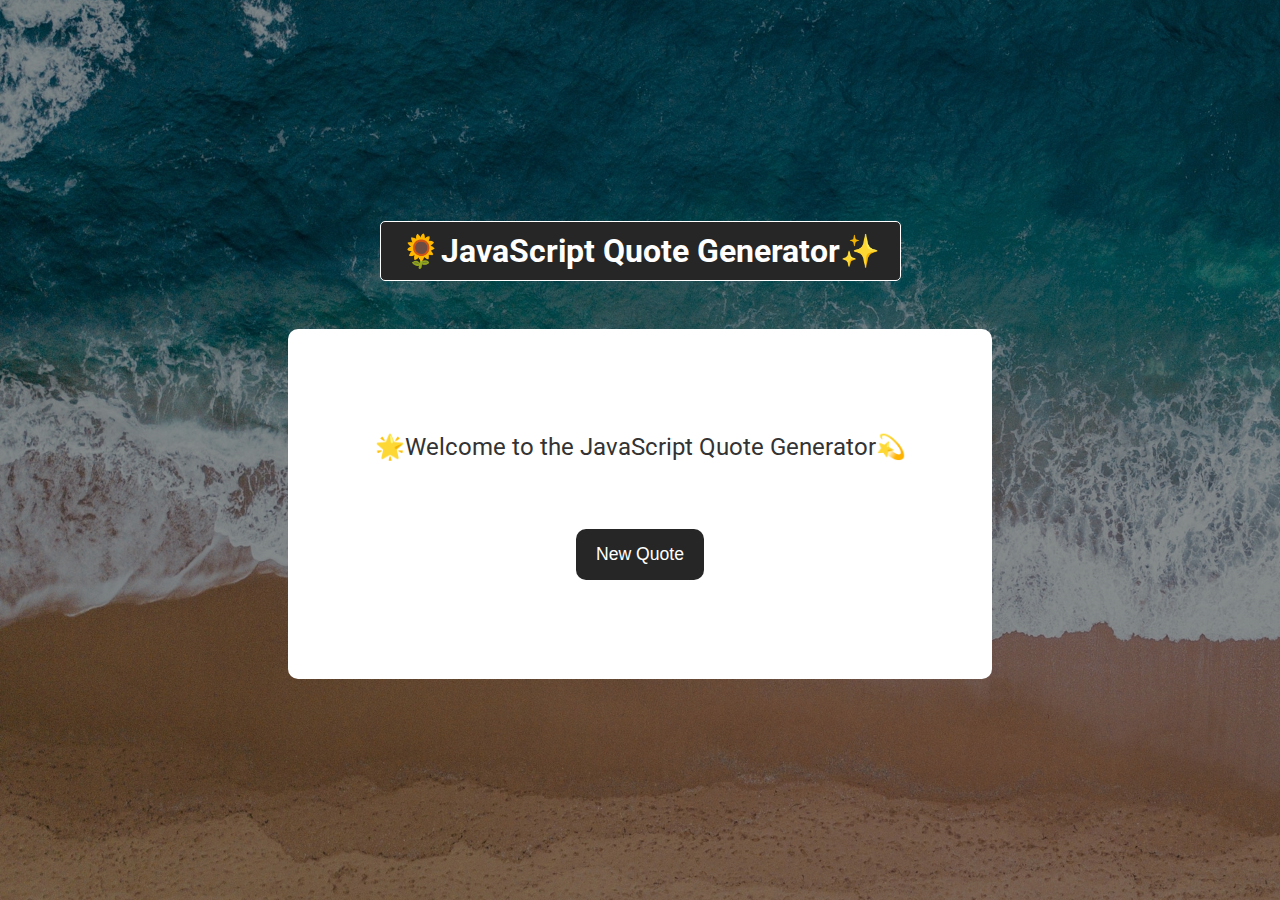
<file: Quote-Generator/index.html>
<!DOCTYPE html>
<html lang="en">
<head>
    <meta charset="UTF-8">
    <meta name="viewport" content="width=device-width, initial-scale=1.0">
    <link rel="preconnect" href="https://fonts.googleapis.com">
    <link rel="preconnect" href="https://fonts.gstatic.com" crossorigin>
    <link href="https://fonts.googleapis.com/css2?family=Roboto:ital,wght@0,100..900;1,100..900&display=swap" rel="stylesheet">
    <link rel="preconnect" href="https://fonts.googleapis.com">
    <link rel="preconnect" href="https://fonts.gstatic.com" crossorigin>
    <link href="https://fonts.googleapis.com/css2?family=Montserrat:ital,wght@0,100..900;1,100..900&display=swap" rel="stylesheet">
    <title>JavaScript Quote Generator</title>
    <link rel="stylesheet" href="./styles.css">
</head>
<body>
    <div class="container">
        <div class="header">
            <h1>🌻JavaScript Quote Generator✨</h1>
        </div>

        <div class="main-content">
            <div class="text-area">
                <div class="quote">
                    🌟Welcome to the JavaScript Quote Generator💫
                </div>
            </div>
            <div class="person"><p></p></div>
            <div class="btn">
                <button id="new-quote">New Quote</button>
            </div>
        </div>
    </div>

    <script src="./index.js" charset="UTF-8"></script>
</body>
</html>
</file>
<file: style.css>
/* UTILITY  */
* {
    box-sizing: border-box;
    margin: 0;
    padding: 0;
}

body {
    font-family: 'Open Sans', sans-serif;
    background-color: #fff;
    color: #333;
    line-height: 1.7;
}

ul {
    list-style-type: none;
}

a {
    text-decoration: none;
    color: #333;
}

p {
    margin: 0.7rem 0;
}

i {
    margin-right: 0.5rem;
}

h1, h2, h3 {
    font-weight: 300;
    line-height: 1.2;
}

img {
    width: 100%;
}

.container {
    max-width: 75rem;
    margin: 0 auto;
    overflow: hidden;
}

.btn {
    display: inline-block;
    background-color: #006bff;
    font-weight: 400;
    font-size: 1.2rem;
    color: #fff;
    padding: 0.7rem 1.25rem;
    border-radius: 5px;
    border: none;
    cursor: pointer;
}

.btn-light {
    background-color: #f1f1f1;
    color: #006bff;
}

/* NAVBAR STYLING */

header.row {
    display: flex;
    flex-direction: column;
    justify-content: center;
    align-items: center;
    text-align: center;
}

.column-1, 
.column-2 {
    height: 4.4rem;
}

.column-1 {
    background-color: #1a4b8c;
    color: #fff;
    display: flex;
    align-items: center;
    justify-content: space-between;
    padding: 1.9rem 6.25rem;
}

.column-1 ul {
    display: flex;
}

.column-1 a {
    display: block;
    color: #fff;
    font-size: 1.2rem;
    padding: 0.7rem 1.25rem;
    position: relative;
}

.column-1 a:hover::after {
    content: "";
    position: absolute;
    left: 0;
    bottom: 0;
    width: 100%;
    height: 3px;
    background-color: #28a745;
    transition: all 0.3s ease
}

.column-2 {
    display: flex;
    align-items: center;
    justify-content: center;
    text-align: center;
    background-color: #9dbdff;
    color: #4635b1;
}

.column-2 p {
    font-size: 1.25rem;
}

.column-2 p > a {
    color: #006bff;
}

/* MAIN SHOWCASE STYLING */
#showcase {
    background: url(./images/hero-bg.jpg) no-repeat center center/cover;
    background-color: #f1f1f1;
    position: relative;
    height: 100vh;
}

#showcase .content {
    display: flex;
    flex-direction: column;
    align-items: center;
    justify-content: center;
    text-align: center;
    height: 100%;
}

#showcase .content h1 {
    font-weight: 500;
    font-size: 3.5rem;
    color: #006bff;
}

#showcase .content p {
    font-size: 1.3rem;
    max-width: 800px;
    margin: 10px 0;
    color: #333;
}

#showcase .content .btn {
    font-size: 1.2rem;
    margin-top: 1.6rem;
}

#showcase .content .btn:hover, 
.btn:hover {
    background-color: #28a745;
    color: #fff;
    transform: scaleX(1.1);
    transition: all 0.3s ease
}

/* BOXES */
.flex-items {
    display: flex;
    justify-content: space-between;
    margin: 3.2rem;
}

.flex-items .box {
    flex: 1;
    background-color: #c4d9ff;
    text-align: center;
    border-radius: 5px;
    padding: 1.25rem;
    box-shadow: 5px 5px 6px #006bff;
    margin: 0 0.7rem;
}

.flex-items  h3 {
    font-size: 1.9rem;
}

.flex-items p {
    font-size: 1.2rem;
}

/* CSS ACTIVITIES */
#section-activities {
    display: flex;
    flex-direction: column;
    background-color: #c4d9ff;
    padding: 1.9rem;
}

#section-activities .activity-section-header img {
    width: 4.4rem;
    height: auto;  
}

#section-activities .activity-section-header h3 {
    font-weight: 500;
    font-size: 2.5rem;
}

#section-activities .activity-section-header {
    display: flex;
    align-items: center;
    justify-content: space-between;
    margin-bottom: 3.2rem;
}

.activity-img {
    width: 37.5rem;
    height: 18.75rem;
    border-radius: 0.7rem;
    margin-left: 0;
    object-fit: cover; 
}

.activities-grid{
    display: flex;
    margin: 0 auto;
    padding: 1.25rem;
}

.info {
    margin-left: 1.9rem;
    
}

#section-activities .activities-grid .info h3 {
    font-size: 2.2rem;
    margin-top: 1.6rem;
}

#section-activities .activities-grid .info p {
    font-size: 1.2rem;
    max-width: 28.125rem;
}

#section-activities .activities-grid .info a {
    margin-top: 1.25rem;
}

/* GUIDELINES */
#section-guidelines  {
    background-color: #006bff;
    color: #fff;
    padding: 2.5rem 0;
}

#section-guidelines .content, 
#section-members .content {
    display: flex;
    flex-direction: column;
    align-items: center;
    justify-content: center;
    text-align: center;
}

#section-guidelines .content h2,
#section-members .content h2 {
    font-size: 2.5rem;
}

#section-guidelines .content p, 
#section-members .content p {
    max-width: 37.5rem;
    font-size: 1.2rem;
    margin: 1.25rem 0 1.9rem 0;
}

/* SOCIETY MEMBERS */
#section-members {
    background-color: #c4d9ff;
    color: #333;
    padding: 2.5rem 0;
}

/* AI ROBOT ILLUSTRATION */
#robot .flex-items h1 {
    font-size: 2.2rem;
}

/* Roboto Content */
.avatar-img {
    width: 4.4rem;
    height: 4.4rem;
    border-radius: 5px;
    margin-top: 1.6rem;
    margin-right: 0.7rem;
    object-fit: cover; 
}

.col-1 {
    margin-left: 0; 
    padding: 0 2rem; 
}

.col-1 img {
    width: 43.75rem;
    height: auto; 
    margin-left: 6.25rem;
}

.flex-grid {
    display: flex;
    background-color: #fff;
    box-shadow: 5px 5px 5px #ddd,  -5px -5px 5px #ddd;
    border: #ddd 1px solid;
    border-radius: 0.7rem;
    margin: 5px;
    padding: 0.7rem;
    width: 80%;
}

.right-content {
    display: flex;
    flex-direction: row;
    flex: 1;
    margin-bottom: 2.5rem;
}

.right-content .col-1 h3 {
    font-size: 1.6rem;
    font-weight: 600;
    margin-left: 6.25rem;
    margin-top: 1rem;
}

.right-content .col-1 p {
    font-size: 1.1rem;
    margin-left: 6.25rem;
    max-width: 40.63rem;
}

.right-content .col-1 a {
    font-size: 1.1rem;
    color: #006bff;
    margin-left: 6.25rem;
}

.right-content .col-1 a:hover {
    border-bottom: 2px solid #006bff;
    transition: all 0.3s ease
}

.col-2 {
    display: flex;
    flex-direction: column;
    margin-left: 1.25rem;
}

.flex-grid > div {
    display: flex;
    flex-direction: column;
}

.right-content .col-2 .flex-grid h3 {
    font-weight: 600;
}

.right-content .col-2 .flex-grid p:nth-child(3) {
    margin-top: 0;
}

/* Footer */
footer {
    background-color: #1a4b8c;
    color: #fff;
}

footer a {
    color: #fff;
}

.section-header {
    text-align: center;
    padding-top: 3.2rem;
}

.section-header h3 {
    font-size: 1.5rem;
    margin-bottom: 1.25rem;
}

.section-header form {
    display: flex;
    flex-direction: column;
}

.section-header form input {
    display: inline-block;
    width: 31.25rem;
    height: 2.2rem;
    margin: 0.7rem 0;
    margin-bottom: 1.6rem;
    border-radius: 5px;
    border: none;
    padding: 1rem;
}

.section-header form input:focus {
    outline-color: #28a745;
}

.social-links {
    display: flex;
    justify-content: space-around;
    align-items: center;
    flex: 1;
    height: 100%;
    width: 100%;
}

.social-links .social i {
    color: #fff;
    border-radius: 50%;
    padding: 1rem;
}


.social-links .connect,
.social-links .programs {
    display: flex;
    flex-direction: column;
    margin-top: 1.9rem;
}

.social-links .connect h4,
.social-links .programs h4 {
    font-size: 1.4rem;
    font-weight: 400;
}

.social-links .connect a,
.social-links .programs a {
    font-weight: 200;
    margin-bottom: 0.5rem;
}

.social-links .connect a:hover,
.social-links .programs a:hover {
    border-bottom: 2px solid #28a745;
    transition: all 0.3s ease
}

.terms {
    text-align: center;
    margin-top: 2.2rem;
    padding-bottom: 1.9rem;
}

.terms a {
    margin-right: 1.9rem;
}

.terms a:hover {
    border-bottom: 2px solid #28a745;
    transition: all 0.3s ease
}

/* Mobile Styling */
@media (max-width: 768px) {
    #showcase .content p {
        font-size: 1.1rem;
        max-width: 28.125rem;
        margin-top: 1.25rem;
    }
    .row .column-1 {
        flex-direction: column;
        height: 25rem;
    }

    .row .column-1 ul {
        display: block;
    }

    .row .column-1 ul li {
        border-bottom: 1px solid #ccc;
    }

    .row .column-2 {
        max-width: 43.75rem;
        height: 6.25rem;
    }

    #showcase .content h1 {
        font-size: 2.1rem;
    }

    #showcase .content p {
        max-width: 43.75rem;
    }

    /*  Boxes */
    .flex-items {
        flex-direction: column;
    }

    .flex-items .box {
        margin-bottom: 1.25rem;
        aspect-ratio: 1 / 1.2;
    }

    /* CSS Activities */
    #section-activities .activity-section-header img {
        display: none;
    }

    #section-activities .activity-section-header h3 {
        font-size: 1.9rem;
        margin-left: 0.7rem;
    }

    #section-activities .activities-grid {
        flex-direction: column;
    }

    #section-activities .activities-grid img {
        width: 100%;
        margin-left: 0;
        margin-bottom: 0.125rem;
        height: auto; 
    }

    #section-activities .activities-grid .info {
        margin-bottom: 1.9rem;
    }

    #section-activities .activities-grid .info h3 {
        font-size: 1.8rem;
    }

    /* Guidelines */
    #section-guidelines {
        max-width: 37.5rem;
        padding: 1.25rem 1.9rem;
    }

    /* Society Members */
    #section-members .content h2 {
        font-size: 1.8rem;
    }

    /* Robot */
    #robot .flex-items h1 {
        font-size: 2.1rem;
    }

    #robot .btn--large  {
        padding: 0.7rem 1.25rem;
    }
    
    /* Robot Content  */
    .right-content {
        flex-direction: column;
    }

    .col-1 {
        margin-bottom: 1.9rem;
    }

    .right-content .col-1 h3, 
    .right-content .col-1 p,     
    .right-content .col-1 a {
        margin-left: 0.7rem;
    }

    .col-1 img {
        width: 100%;
        height: auto; 
        margin-left: 0;
    }

    .row-2 {
        flex-direction: column;
    }

    .flex-grid {
        width: 95%;
    }

    /* FOOTER */
    .social-links {
        flex-direction: column;
        margin-top: 1.9rem;
    }

    .social-links .social i {
        padding: 0.7rem;
        font-size: 2.1rem;
        margin-right: 1rem;
    }

    .section-header form input {
        width: 21.9rem;
        margin-bottom: 1.6rem;
    }
}
</file>
<file: accordion/styles.css>
* {
    box-sizing: border-box;
    margin: 0;
    padding: 0;
}
body {
    font-family: "Montserrat", sans-serif;
    font-weight: 400;
    line-height: 1.4;
    height: 100vh;
    background-color: rgb(5, 107, 107);
    display: flex;
}
.container {
    max-width: 800px;
    width: 45%;
    margin: auto;
    background-color: #fff;
    padding: 30px 50px;
    border-radius: 10px;
    box-shadow: 0 5px 20px rgba(0, 0, 0, 0.5);
}
h1 {
    font-size: 1.8rem;
    text-align: center;
    margin-bottom: 1rem;
}
.section {
    margin-bottom: 1rem;
}
.section .question {
    font-size: 18px;
    border-bottom: 2px solid #333;
    padding-bottom: 0.8rem;
    cursor: pointer;
    position: relative;
}
.section .question .icon {
    position: absolute;
    right: 5px;
    font-size: 2rem;
    cursor: pointer;
}
.section .answer {
    max-height: 0;
    margin: 20px 0 ;
    overflow: hidden;
}
.section.active .answer {
    max-height: 100%;
    transition: 0.5s;
    line-height: 2rem;
}
.section.active .question {
    font-size: 1rem;
    transition: 0.5s;
}
</file>
<file: Age-calculator/styles.css>
@import url('https://fonts.googleapis.com/css2?family=Poppins&display=swap');

* {
    box-sizing: border-box;
    margin: 0;
    padding: 0;
    font-family: "Poppins", sans-serif;
    font-weight: 400;
    font-style: normal;
}

body {
    background: url(./image/pexels-mikhail-nilov.jpg) no-repeat center center/cover;
    min-height: 100vh;
    display: flex;
    flex-direction: column;
    background: linear-gradient(135deg, rgba(34, 193, 195, 1) 0%, rgba(253, 68, 45, 1) 100%);
}

.container {
    margin: auto;
    padding: 20px 50px;
    background-color: #fff;
    width: 40%;
    height: auto;
    border-radius: 10px;
    box-shadow: 0 0 20px #333;
    text-align: center;
}

h1, 
#date {
    font-size: 2rem;
    color: blue;
    margin-top: 2%;
}

h4 {
    font-size: 20px;
    margin: 20px 0;
}

.displayAge {
    background-color: blue;
    display: flex;
    align-items: center;
    justify-content: center;
    color: #fff;
    font-size: 1.2rem;
    padding: 10px;
    border: none;
    height: auto;
    border-radius: 10px;
    transition: all 0.3s ease;
}

input {
    display: inline-block;
    color: #222f3e;
    font-size: 18px;
    font-weight: 200;
    outline: none;
    border: 1px solid #333;
    border-radius: 10px;
    width: 225px;
    height: 50px;
    padding: 15px 20px;
    margin-top: 20px;
}

input:focus {
  width: 280px;
  transition: 0.5s;
}

#btn {
    display: block;
    margin: 5% auto;
    padding: 15px 30px;
    background-color: blue;
    color: #fff;
    border-radius: 10px;
    border: none;
    font-size: 18px;
    transition: 0.5s;
}

#btn:hover {
  transform: scale(1.05);
  transition: 0.5s;
}

footer {
    text-align: center;
    margin: 20px;
    color: #262635;
    font-size: 1rem;
}

.error-input {
    border: 2px solid #ff0000;
}

@keyframes shake {
    0%, 100% { transform: translateX(0); }
    20%, 60% { transform: translateX(-20px); }
    40%, 80% { transform: translateX(20px); }
}

.shake {
    animation: shake 0.5s ease;
}

/* Media Queries */
@media (max-width: 768px) {
    h1, 
    #date {
        font-size: 1.2rem;
        margin-top: 1%;
    }

    .container {
        padding: 20px 50px;
        width: 60%;
    }

    h4 {
        font-size: 1.125rem;
        margin: 15px 0;
    }

    input {
        width: 150px;
        height: 40px;
        padding: 15px 20px;
        margin-top: 20px;
    }

    .displayAge {
        font-size: 1rem;
    }

    #btn {
        margin: 20% auto;
        padding: 10px 20px;
        font-size: 18px;
    }

    input::placeholder {
        visibility: hidden;
    }
}
</file>
<file: CSS-cube-project/style.css>
/* UTILITY  */
* {
    box-sizing: border-box;
    margin: 0;
    padding: 0;
}

body {
    font-family: 'Open Sans', sans-serif;
    background-color: #fff;
    color: #333;
    line-height: 1.7;
}

ul {
    list-style-type: none;
}

a {
    text-decoration: none;
    color: #333;
}

p {
    margin: 0.7rem 0;
}

i {
    margin-right: 0.5rem;
}

h1, h2, h3 {
    font-weight: 300;
    line-height: 1.2;
}

img {
    width: 100%;
}

.container {
    max-width: 75rem;
    margin: 0 auto;
    overflow: hidden;
}

.btn {
    display: inline-block;
    background-color: #006bff;
    font-weight: 400;
    font-size: 1.2rem;
    color: #fff;
    padding: 0.7rem 1.25rem;
    border-radius: 5px;
    border: none;
    cursor: pointer;
}

.btn-light {
    background-color: #f1f1f1;
    color: #006bff;
}

/* NAVBAR STYLING */

header.row {
    display: flex;
    flex-direction: column;
    justify-content: center;
    align-items: center;
    text-align: center;
}

.column-1, 
.column-2 {
    height: 4.4rem;
}

.column-1 {
    background-color: #1a4b8c;
    color: #fff;
    display: flex;
    align-items: center;
    justify-content: space-between;
    padding: 1.9rem 6.25rem;
}

.column-1 ul {
    display: flex;
}

.column-1 a {
    display: block;
    color: #fff;
    font-size: 1.2rem;
    padding: 0.7rem 1.25rem 0 1.25rem;
    position: relative;
}

.column-1 a:hover::after {
    content: "";
    position: absolute;
    left: 0;
    bottom: 0;
    width: 100%;
    height: 2px;
    background-color: #28a745;
    transition: all 0.3s ease
}

.column-2 {
    display: flex;
    align-items: center;
    justify-content: center;
    text-align: center;
    background-color: #9dbdff;
    color: #4635b1;
}

.column-2 p {
    font-size: 1.25rem;
}

.column-2 p > a {
    color: #006bff;
}

/* MAIN SHOWCASE STYLING */
#showcase {
    background: url(./images/hero-bg.jpg) no-repeat center center/cover;
    background-color: #f1f1f1;
    position: relative;
    height: 100vh;
}

#showcase .content {
    display: flex;
    flex-direction: column;
    align-items: center;
    justify-content: center;
    text-align: center;
    height: 100%;
}

#showcase .content h1 {
    font-weight: 500;
    font-size: 3.5rem;
    color: #006bff;
}

#showcase .content p {
    font-size: 1.3rem;
    max-width: 800px;
    margin: 10px 0;
    color: #333;
}

#showcase .content .btn {
    font-size: 1.2rem;
    margin-top: 1.6rem;
}

#showcase .content .btn:hover, 
.btn:hover {
    background-color: #28a745;
    color: #fff;
    transform: scaleX(1.1);
    transition: all 0.3s ease
}

/* BOXES */
.flex-items {
    display: flex;
    justify-content: space-between;
    margin: 3.2rem;
}

.flex-items .box {
    flex: 1;
    background-color: #c4d9ff;
    text-align: center;
    border-radius: 5px;
    padding: 1.25rem;
    box-shadow: 5px 5px 6px #006bff;
    margin: 0 0.7rem;
}

.flex-items  h3 {
    font-size: 1.9rem;
}

.flex-items p {
    font-size: 1.2rem;
}

/* CSS ACTIVITIES */
#section-activities {
    display: flex;
    flex-direction: column;
    background-color: #c4d9ff;
    padding: 1.9rem;
}

#section-activities .activity-section-header img {
    width: 4.4rem;
    height: auto;  
}

#section-activities .activity-section-header h3 {
    font-weight: 500;
    font-size: 2.5rem;
}

#section-activities .activity-section-header {
    display: flex;
    align-items: center;
    justify-content: space-between;
    margin-bottom: 3.2rem;
}

.activity-img {
    width: 37.5rem;
    height: 18.75rem;
    border-radius: 0.7rem;
    margin-left: 0;
    object-fit: cover; 
}

.activities-grid{
    display: flex;
    margin: 0 auto;
    padding: 1.25rem;
}

.info {
    margin-left: 1.9rem;
    
}

#section-activities .activities-grid .info h3 {
    font-size: 2.2rem;
    margin-top: 1.6rem;
}

#section-activities .activities-grid .info p {
    font-size: 1.2rem;
    max-width: 28.125rem;
}

#section-activities .activities-grid .info a {
    margin-top: 1.25rem;
}

/* GUIDELINES */
#section-guidelines  {
    background-color: #006bff;
    color: #fff;
    padding: 2.5rem 0;
}

#section-guidelines .content, 
#section-members .content {
    display: flex;
    flex-direction: column;
    align-items: center;
    justify-content: center;
    text-align: center;
}

#section-guidelines .content h2,
#section-members .content h2 {
    font-size: 2.5rem;
}

#section-guidelines .content p, 
#section-members .content p {
    max-width: 37.5rem;
    font-size: 1.2rem;
    margin: 1.25rem 0 1.9rem 0;
}

/* SOCIETY MEMBERS */
#section-members {
    background-color: #c4d9ff;
    color: #333;
    padding: 2.5rem 0;
}

/* AI ROBOT ILLUSTRATION */
#robot .flex-items h1 {
    font-size: 2.2rem;
}

/* Roboto Content */
.avatar-img {
    width: 4.4rem;
    height: 4.4rem;
    border-radius: 5px;
    margin-top: 1.6rem;
    margin-right: 0.7rem;
    object-fit: cover; 
}

.col-1 {
    margin-left: 0; 
    padding: 0 2rem; 
}

.col-1 img {
    width: 43.75rem;
    height: auto; 
    margin-left: 6.25rem;
}

.flex-grid {
    display: flex;
    background-color: #fff;
    box-shadow: 5px 5px 5px #ddd,  -5px -5px 5px #ddd;
    border: #ddd 1px solid;
    border-radius: 0.7rem;
    margin: 5px;
    padding: 0.7rem;
    width: 80%;
}

.right-content {
    display: flex;
    flex-direction: row;
    flex: 1;
    margin-bottom: 2.5rem;
}

.right-content .col-1 h3 {
    font-size: 1.6rem;
    font-weight: 600;
    margin-left: 6.25rem;
    margin-top: 1rem;
}

.right-content .col-1 p {
    font-size: 1.1rem;
    margin-left: 6.25rem;
    max-width: 40.63rem;
}

.right-content .col-1 a {
    font-size: 1.1rem;
    color: #006bff;
    margin-left: 6.25rem;
}

.right-content .col-1 a:hover {
    border-bottom: 2px solid #006bff;
    transition: all 0.3s ease
}

.col-2 {
    display: flex;
    flex-direction: column;
    margin-left: 1.25rem;
}

.flex-grid > div {
    display: flex;
    flex-direction: column;
}

.right-content .col-2 .flex-grid h3 {
    font-weight: 600;
}

.right-content .col-2 .flex-grid p:nth-child(3) {
    margin-top: 0;
}

/* Footer */
footer {
    background-color: #1a4b8c;
    color: #fff;
}

footer a {
    color: #fff;
}

.section-header {
    text-align: center;
    padding-top: 3.2rem;
}

.section-header h3 {
    font-size: 1.5rem;
    margin-bottom: 1.25rem;
}

.section-header form {
    display: flex;
    flex-direction: column;
}

.section-header form input {
    display: inline-block;
    width: 31.25rem;
    height: 2.2rem;
    margin: 0.7rem 0;
    margin-bottom: 1.6rem;
    border-radius: 5px;
    border: none;
    padding: 1rem;
}

.section-header form input:focus {
    outline-color: #28a745;
}

.social-links {
    display: flex;
    justify-content: space-around;
    align-items: center;
    flex: 1;
    height: 100%;
    width: 100%;
}

.social-links .social i {
    color: #fff;
    border-radius: 50%;
    padding: 1rem;
}


.social-links .connect,
.social-links .programs {
    display: flex;
    flex-direction: column;
    margin-top: 1.9rem;
}

.social-links .connect h4,
.social-links .programs h4 {
    font-size: 1.4rem;
    font-weight: 400;
}

.social-links .connect a,
.social-links .programs a {
    font-weight: 200;
    margin-bottom: 0.5rem;
}

.social-links .connect a:hover,
.social-links .programs a:hover {
    border-bottom: 2px solid #28a745;
    transition: all 0.3s ease
}

.terms {
    text-align: center;
    margin-top: 2.2rem;
    padding-bottom: 1.9rem;
}

.terms a {
    margin-right: 1.9rem;
}

.terms a:hover {
    border-bottom: 2px solid #28a745;
    transition: all 0.3s ease
}

/* Mobile Styling */
@media (max-width: 768px) {
    #showcase .content p {
        font-size: 1.1rem;
        max-width: 28.125rem;
        margin-top: 1.25rem;
    }
    .row .column-1 {
        flex-direction: column;
        height: 25rem;
    }

    .row .column-1 ul {
        display: block;
    }

    .row .column-1 ul li {
        border-bottom: 1px solid #ccc;
    }

    .row .column-2 {
        max-width: 43.75rem;
        height: 6.25rem;
    }

    #showcase .content h1 {
        font-size: 2.1rem;
    }

    #showcase .content p {
        max-width: 43.75rem;
    }

    /*  Boxes */
    .flex-items {
        flex-direction: column;
    }

    .flex-items .box {
        margin-bottom: 1.25rem;
        aspect-ratio: 1 / 1.2;
    }

    /* CSS Activities */
    #section-activities .activity-section-header img {
        display: none;
    }

    #section-activities .activity-section-header h3 {
        font-size: 1.9rem;
        margin-left: 0.7rem;
    }

    #section-activities .activities-grid {
        flex-direction: column;
    }

    #section-activities .activities-grid img {
        width: 100%;
        margin-left: 0;
        margin-bottom: 0.125rem;
        height: auto; 
    }

    #section-activities .activities-grid .info {
        margin-bottom: 1.9rem;
    }

    #section-activities .activities-grid .info h3 {
        font-size: 1.8rem;
    }

    /* Guidelines */
    #section-guidelines {
        max-width: 37.5rem;
        padding: 1.25rem 1.9rem;
    }

    /* Society Members */
    #section-members .content h2 {
        font-size: 1.8rem;
    }

    /* Robot */
    #robot .flex-items h1 {
        font-size: 2.1rem;
    }

    #robot .btn--large  {
        padding: 0.7rem 1.25rem;
    }
    
    /* Robot Content  */
    .right-content {
        flex-direction: column;
    }

    .col-1 {
        margin-bottom: 1.9rem;
    }

    .right-content .col-1 h3, 
    .right-content .col-1 p,     
    .right-content .col-1 a {
        margin-left: 0.7rem;
    }

    .col-1 img {
        width: 100%;
        height: auto; 
        margin-left: 0;
    }

    .row-2 {
        flex-direction: column;
    }

    .flex-grid {
        width: 95%;
    }

    /* FOOTER */
    .social-links {
        flex-direction: column;
        margin-top: 1.9rem;
    }

    .social-links .social i {
        padding: 0.7rem;
        font-size: 2.1rem;
        margin-right: 1rem;
    }

    .section-header form input {
        width: 21.9rem;
        margin-bottom: 1.6rem;
    }
}
</file>
<file: Dicee Project/style.css>
* {
    box-sizing: border-box;
    margin: 0;
    padding: 0;
}

body {
    background-color: #393e46;
}

.container {
    width: 70%;
    text-align: center;
    margin: auto;
    height: 100%;
}

h1 {
    font-size: 4.5rem;
    font-family: 'Lobster', cursive;
    font-weight: 300;
    color: #4ecca3;
    text-shadow: 4px -4px 10px #232931;
    margin: 2% 0 1% 0;
}

p {
    font-size: 2rem;
    color: #4ecca3;
    margin-bottom: 10px;
}

.dice {
    display: inline-block;
    text-align: center;
    width: 30%;
}

img {
    width: 70%;
}

.btn {
    display: inline-block;
    padding: 15px 30px;
    background-color: #eeeeee;
    color: #333;
    font-size: 20px;
    margin-top: 1rem;
    border: none;
    border-radius: 5px;
    cursor: pointer;
    transition: background-color 0.3s ease;
}

.btn:disabled {
    background-color: #cccccc;
    cursor: not-allowed;
}
 
.btn:hover {
    background-color: #dddddd;
}

.new-game {
    margin-top: 2rem;
}

.newGameButton {
    padding: 15px 30px;
    background-color: #4ecca3;
    color: white;
    font-size: 20px;
    border: none;
    border-radius: 5px;
    cursor: pointer;
    transition: background-color 0.3s ease;
}

.newGameButton:hover {
    background-color: #3cb58d;
}


footer {
    font-family: 'Lobster', cursive;
    font-size: 23px;
    font-weight: 200;
    color: #eeeeee;
    text-align: center;
    margin-top: 4%;
}

@media(max-width: 768px) {
    h1 {
        font-size: 3rem;
    } 

    p {
        font-size: 1.5rem;
    } 

    .btn, .newGameButton {
        font-size: 18px;
        padding: 10px 15px;
    }
}
</file>
<file: drum-kit.html/style.css>
* {
    box-sizing: border-box;
    margin: 0;
    padding: 0;
}

body {
    background-color: #283149;
    color: #fff;
    display: flex;
    flex-direction: column;
    justify-content: center;
    align-items: center;
    text-align: center;
    height: 100vh;
}

.container {
    width: 80%;
    text-align: center;
    margin: 0 auto;
}

h1 {
    font-size: 5rem;
    color: #DBEDF3;
    text-shadow: 3px 0 #DA0463;
}

.drum-set {
    margin: 6rem auto;
}

.drum {
    display: inline-block;
    width: 130px;
    height: 130px;
    border-radius: 10px;
    border: 10px solid #404B69;
    background-color: #fff;
    color: #DA0463;
    font-size: 3rem;
    text-align: center;
    margin: 10px;
    font-weight: 600;
    font-family: 'Arvo', cursive;
    text-shadow: 3px 0 #DBEDF3;
}

.w {
    background-image: url(./images/tom1.png);
}
.a {
    background-image: url(./images/tom2.png);
}
.s {
    background-image: url(./images/tom3.png);
}
.d {
    background-image: url(./images/tom4.png);
}
.j {
    background-image: url(./images/snare.png);
}
.k {
    background-image: url(./images/crash.png);
}
.l {
    background-image: url(./images/kick.png);
}

footer {
    font-size: 1.5rem;
    color: #DBEDF3;
    font-family: sans-serif;
}
@media(max-width: 768px) {
    h1 {
        font-size: 3rem;
    }

    .drum-set {
        margin: 3rem auto;
    }

    .drum {
        width: 100px;
        height: 100px;
    }
}
</file>
<file: Edge-Ledger-project/style.css>
/* UTILITY CLASSES */
* {
    box-sizing: border-box;
    margin: 0;
    padding: 0;
}

body {
    font-family: "Open Sans", sans-serif;
    line-height: 1.7;
    background-color: #f4f4f4;
    color: #333;
}

.text-primary {
    color: #28a745;
}

.text-secondary {
    color: #0284d0;
}

.bg-primary {
    background-color: #28a745;
    color: #fff;
}

.bg-dark {
    background-color: #333;
    color: #fff;
}

.bg-secondary {
    background-color: #0284d0;
    color: #fff;
}

.btn {
    display: inline-block;
    background-color: #28a745;
    color: #fff;
    padding: 10px 20px;
    border: none;
    border-radius: 5px;
    cursor: pointer;
}

.btn-up {
    background-color: rgba(0, 136, 169, 1);
    border-radius: 45%;
    font-weight: 500;
}

.btn-up:hover {
    background-color: #28a745;
}

.btn-outline {
    background-color: transparent;
    border: 1px solid #fff;
}

.btn-outline:hover {
    opacity: 0.7;
}

ul {
    list-style-type: none;
}

a {
    text-decoration: none;
    color: #333;
}

p {
    margin: 10px 0;
}

h1, h2, h3 {
    font-weight: 300;
    line-height: 1.2;
} 

img {
    width: 100%;
}

/* NAVIGATION BAR STYLING */
#hero {
    background: url(./images/US.jpg) no-repeat center center/cover;
    position: relative;
    color: #fff;
    height: 100vh;
}

#hero::before {
    content: "";
    background: rgba(3, 3, 3, 0.678);
    position: absolute;
    top: 0;
    left: 0;
    height: 100%;
    width: 100%;
    opacity: 0.9;
}

#hero * {
    z-index: 10;
}

#hero .navbar {
    display: flex;
    align-items: center;
    justify-content: space-between;
    background-color: #444;
    height: 60px;
    width: 100%;
    padding: 0 50px;
    position: fixed;
}

#hero .navbar nav ul {
    display: flex;
}

#hero .navbar nav ul a {
    display: block;
    color: #fff;
    font-size: 18px;
    margin-right: 10px;
    padding: 0px 20px;
    position: relative;
}

#hero .navbar nav ul a::after {
    content: "";
    position: absolute;
    left: 0;
    bottom: 0px;
    width: 0%;
    height: 3px;
    border-bottom: 2px solid #28a745;
    transition: width 0.3s ease-in-out;
}

#hero .navbar nav ul a:hover::after {
    width: 100%;
}

/* SHOWCASE CONTENT */

#hero .content {
    display: flex;
    flex-direction: column;
    align-items: center;
    justify-content: center;
    text-align: center;
    height: 100%;
}

#hero .content h1 {
    font-weight: 500;
    font-size: 55px;
    line-height: 1.4;
    color: #fff;
}

#hero .content p {
    font-size: 23px;
    color: #fff;
    max-width: 1000px;
    margin: 10px 0 25px 0;
}

#hero .content i {
    margin-right: 5px;
}

/* ABOUT ICONS -- FLEX ITEMS*/
.flex-items {
    display: flex;
    align-items: center;
    justify-content: center;
    text-align: center;
    height: 100%;
    width: 100%;
}

.flex-items > div {
    padding: 20px;
}

.icons {
    padding: 50px 100px;
}

.flex-items h3 {
    font-weight: bold;
    margin-bottom: 10px;
}

.flex-items p {
    max-width: 350px;
    text-align: justify;
}

.flex-items i {
    background-color: #28a745;
    color: #fff;
    border-radius: 50%;
    margin-bottom: 15px;
    padding: 25px;
}

/* ABOUT SOLUTIONS --FLEX COLUMNS  */

.flex-columns .row {
    display: flex;
    flex-direction: row;
    flex-wrap: wrap;
    width: 100%;
}

.flex-reverse .row {
    flex-direction: row-reverse;
}

.flex-columns .column {
    display: flex;
    flex-direction: column;
    flex-basis: 100%;
    flex: 1;
}

.flex-columns .column .column-1,
.flex-columns .column .column-2 {
    height: 100%;
}

.flex-columns img {
    object-fit: cover;
    width: 100%;
    height: 100%;
}

.flex-columns .column .column-2 {
    display: flex;
    flex-direction: column;
    align-items: flex-start;
    justify-content: center;
    padding: 50px;
}

.flex-columns h4 {
    font-weight: 300;
    font-size: 20px;
    margin-bottom: 10px;
}

.flex-columns h2 {
    font-weight: 300;
    font-size: 40px;
}

.flex-columns p {
    font-size: 18px;
    margin: 25px 0;
}

/* CASES -- FLEX GRID */

.flex-grid .row {
    display: flex;
    flex-wrap: wrap;
    padding: 0 20px;
}

.flex-grid .gallery {
    flex: 20%;
    margin: 5px;
    border: 1px solid #ccc;
    width: 400px;
}

.flex-grid .gallery:hover {
    border: 1px solid #777;
    opacity: 0.6;
}

.flex-grid .gallery img {
    width: 100%;
    height: auto;
}

.flex-grid .gallery .desc {
    padding: 15px;
    text-align: center;
}

.section-header {
    display: flex;
    flex-direction: column;
    align-items: center;
    justify-content: center;
    text-align: center;
    padding: 50px 0;
}

.section-header h4 {
    font-size: 23px;
    font-weight: 300;
}

.section-header h2 {
    font-size: 40px;
    font-weight: 400;
    margin: 10px 0;
}

.section-header p {
    font-size: 20px;
}

.cases img:hover {
    opacity: 0.7;
}


/* TEAMS */
#team .flex-items {
    background-color: #eee;
    padding: 20px 0;
}

#team .flex-items > div {
    display: flex;
    flex-direction: column;
    align-items: center;
    justify-content: center;
}

#team .flex-items img {
    width: 200px;
    height: 200px;
    border-radius: 50%;
    margin: 0 30px;
}

/* CALLBACK FORM */
.callback-form {
    width: 100%;
    padding: 20px 0;
}
.callback-form label {
    display: block;
    margin-bottom: 5px;
}

.callback-form .form-control {
    margin-bottom: 15px;
}

.callback-form input {
    width: 100%;
    padding: 5px;
    height: 35px;
    border: 1px solid #f5f5f5;
    border-radius: 5px;
}

.callback-form input:focus {
    outline-color: #28a745;
}

.callback-form .btn {
    padding: 15px 0;
    margin-top: 30px;
    text-align: center;
    height: 35px;
}

/* FOOTER */
footer {
    display: flex;
    flex-direction: column;
    align-items: center;
    justify-content: center;
    text-align: center;
    width: 100%;
    height: 150px;
}

footer a {
    color: #fff;
}

footer a i {
    margin-bottom: 0.5rem;
    transition: all 0.2s ease-in-out;
}

footer a:hover {
    color: #28a745;
}

footer a i:hover {
    transform: translateY(-30px);
}

footer .media-icons > * {
    margin-right: 30px;
}


footer p {
    font-size: 18px;
}

/* TRANSITIONS AND ANIMATIONA */
@keyframes SlideInTop {
    from {
        transform: translateY(-1500px);
    }

    to {
        transform: translateY(0);
    }
}

@keyframes SlideInLeft {
    from {
        transform: translateX(-1500px);
    }

    to {
        transform: translateX(0);
    }
    
}

.SlideInTop {
    animation: SlideInTop 1s ease-in;
}

.SlideInLeft {
    animation: SlideInLeft 0.8s ease-in 0.1s;
}
</file>
<file: expense-tracker/styles.css>
* {
  box-sizing: border-box;
  margin: 0;
  padding: 0;
  font-family: 'Poppins', sans-serif;
}

body {
  background: linear-gradient(135deg, #667eea 0%, #764ba2 100%);
  min-height: 100vh;
  padding: 20px;
  display: flex;
  align-items: center;
  justify-content: center;
}

.container {
  max-width: 500px;
  width: 100%;
  background: rgba(255, 255, 255, 0.95);
  backdrop-filter: blur(10px);
  padding: 40px;
  border-radius: 10px;
  box-shadow: 0 0px 32px rgba(0, 0, 0, 0.1);
  border: 1px solid rgba(255, 255, 255, 0.2);
}

h1 {
  text-align: center;
  margin-bottom: 10px;
  color: #333;
  font-weight: 500;
  font-size: 2.3rem;
  background: linear-gradient(135deg, #667eea, #764ba2);
  -webkit-background-clip: text;
  background-clip: text;
  -webkit-text-fill-color: transparent;
}

.balance {
  text-align: center;
  margin-bottom: 30px;
  padding: 10px;
  background: linear-gradient(135deg, #667eea, #764ba2);
  border-radius: 10px;
  color: white;
}

.balance h3 {
  font-weight: 400;
  margin-bottom: 10px;
  opacity: 1;
}

.balance h2 {
  font-size: 2rem;
  font-weight: 500;
}

.summary {
  display: flex;
  gap: 15px;
  margin-bottom: 30px;
  width: 100%;
  flex-wrap: wrap;
  justify-content: space-between;
  align-items: center;
}

.summary > div {
  flex: 1;
  text-align: center;
  padding: 20px;
  border-radius: 15px;
  background: white;
  box-shadow: 0 4px 15px rgba(0, 0, 0, 0.08);
  border: 1px solid rgba(0, 0, 0, 0.05);
}

.income {
  border-left: 4px solid #4CAF50;
}

.expense {
  border-left: 4px solid #f44336;
}

.summary h4 {
  margin-bottom: 10px;
  color: #666;
  font-weight: 500;
  font-size: 1.1rem;
}

.money.plus {
  color: #4CAF50;
  font-weight: 600;
  font-size: 1.3rem;
}

.money.minus {
  color: #f44336;
  font-weight: 600;
  font-size: 1.3rem;
}

.form-section {
  margin-bottom: 30px;
}

.form-section h3 {
  margin-bottom: 20px;
  color: #333;
  font-weight: 600;
}

.form-row {
  display: flex;
  gap: 15px;
  margin-bottom: 15px;
}

form input,
form select,
form button {
  padding: 10px;
  font-size: 0.9rem;
  border-radius: 8px;
  border: 2px solid #e1e5e9;
  font-family: 'Poppins', sans-serif;
  transition: all 0.3s ease;
}

form input,
form select {
  flex: 1;
  background: white;
  width: 100%;
}

form input:focus,
form select:focus {
  outline: none;
  border-color: #667eea;
  transform: translateY(-2px);
  box-shadow: 0 4px 15px rgba(102, 126, 234, 0.2);
}

form input[type="number"] {
  -moz-appearance: textfield;
  -webkit-appearance: none;
  appearance: none;
  width: 80%;
}

form button {
  width: 100%;
  background: linear-gradient(135deg, #667eea, #764ba2);
  color: white;
  border: none;
  margin-top: 20px;
  cursor: pointer;
  font-weight: 500;
  text-transform: uppercase;
  letter-spacing: 1px;
  transition: all 0.3s ease;
}

form button:hover {
  transform: translateY(-5px);
  box-shadow: 0 8px 25px rgba(102, 126, 234, 0.3);
}

.history-section h3 {
  margin-bottom: 20px;
  color: #333;
  font-weight: 600;
}

.filter-sort {
  display: flex;
  gap: 10px;
  margin-bottom: 20px;
}

.filter-sort > div {
  flex: 1;
}

.filter-sort select {
  padding: 10px;
  border-radius: 8px;
  border: 2px solid #e1e5e9;
  background: white;
  width: 100%;
  font-family: 'Poppins', sans-serif;
}

.list {
  list-style-type: none;
  max-height: 400px;
  overflow-y: auto;
}

.list::-webkit-scrollbar {
  width: 8px;
}

.list::-webkit-scrollbar-track {
  background: #f1f1f1;
  border-radius: 3px;
}

.list::-webkit-scrollbar-thumb {
  background: #c1c1c1;
  border-radius: 3px;
}

.list li {
  background: white;
  display: flex;
  justify-content: space-between;
  align-items: center;
  padding: 15px 20px;
  margin: 20px 0;
  border-radius: 12px;
  box-shadow: 0 2px 10px rgba(0, 0, 0, 0.08);
  border-left: 4px solid;
  transition: all 0.3s ease;
  position: relative;
}

.list li:hover {
  transform: translateY(-5px);
  box-shadow: 0 4px 20px rgba(0, 0, 0, 0.12);
}

.list li.plus {
  border-left-color: #4CAF50;
}

.list li.minus {
  border-left-color: #f44336;
}

.transaction-info {
  flex: 1;
}

.transaction-text {
  font-weight: 500;
  color: #333;
  margin-bottom: 5px;
}

.transaction-category {
  font-size: 0.85rem;
  color: #666;
  background: #f0f0f0;
  padding: 2px 8px;
  border-radius: 12px;
  display: inline-block;
}

.transaction-amount {
  font-weight: 600;
  font-size: 1.1rem;
  margin-right: 15px;
}

.transaction-amount.plus {
  color: #4CAF50;
}

.transaction-amount.minus {
  color: #f44336;
}

.delete-btn {
  background: #f44336;
  color: white;
  border: none;
  padding: 8px 12px;
  border-radius: 8px;
  cursor: pointer;
  font-size: 0.9rem;
  transition: all 0.3s ease;
}

.delete-btn:hover {
  background: #d32f2f;
  transform: scale(1.05);
}

.stats {
  display: flex;
  gap: 15px;
  margin-bottom: 30px;
  width: 100%;
  flex-wrap: wrap;
  justify-content: space-between;
}


.stat-card {
  flex: 1;
  background: white;
  padding: 20px;
  border-radius: 15px;
  box-shadow: 0 4px 15px rgba(0, 0, 0, 0.08);
  border: 1px solid rgba(0, 0, 0, 0.05);
  text-align: center;
}

.stat-card h4 {
  color: #666;
  margin-bottom: 10px;
  font-size: 1.1rem;
  font-weight: 400;
}

.stat-card .stat-value {
  font-size: 1.5rem;
  font-weight: 400;
  color: #333;
}

.empty-state {
  text-align: center;
  padding: 40px;
  color: #666;
}

.empty-state i {
  font-size: 3rem;
  margin-bottom: 15px;
  opacity: 0.5;
}

.transaction-content {
  display: flex;
  flex-direction: column;
  flex: 1;
}

.transaction-main {
  display: flex;
  justify-content: space-between;
  align-items: center;
  margin-bottom: 5px;
}

.transaction-text {
  font-weight: 400;
  color: #333;
}

.transaction-amount {
  font-weight: 500;
}

.transaction-date {
  font-size: 0.8rem;
  color: #666;
  opacity: 0.7;
}

.history-header {
  display: flex;
  justify-content: space-between;
  align-items: center;
  margin-bottom: 20px;
}

.clear-btn {
  background: linear-gradient(135deg, #ff6b6b, #ee5a52);
  color: white;
  border: none;
  padding: 8px 16px;
  border-radius: 20px;
  cursor: pointer;
  font-size: 0.9rem;
  font-weight: 500;
  transition: all 0.3s ease;
}

.clear-btn:hover {
  transform: translateY(-5px);
  box-shadow: 0 5px 15px rgba(255, 107, 107, 0.4);
}

@media (max-width: 500px) {
  .container {
    margin: 10px;
    padding: 20px;
  }

  .form-row {
    flex-direction: column;
  }

  .summary {
    flex-direction: column;
  }

  .filter-sort {
    flex-direction: column;
  }

  .stats {
    grid-template-columns: 1fr;
  }
}
</file>
<file: Notes-app/styles.css>
* {
    box-sizing: border-box;
    margin: 0;
    padding: 0;
}

body {
    font-family: "Roboto", sans-serif;
    background-color: #f4f4f4;
    padding: 2rem;
    color: #333;
}

#container {
    width: 90%;
    max-width: 800px;
    margin: 0 auto;
    background-color: #fff;
    box-shadow: 0 5px 15px rgba(0,0,0,0.1);
    border-radius: 10px;
    padding: 2rem;
}

.heading h1 {
    text-align: center;
    margin-bottom: 1.5rem;
    color: #007bff;
}

.add-btn {
    text-align: center;
    margin-bottom: 1.5rem;
}

.btn {
    background-color: #007bff;
    color: #fff;
    display: inline-block;
    padding: 0.8rem 1.2rem;
    font-size: 1rem;
    border: none;
    border-radius: 5px;
    margin: 20px auto;
    cursor: pointer;
    transition: all 0.3s;
}

.btn:hover {
    background-color: #0056b3;
    transform: scale(1.02);
}

.btn:focus {
    outline: 2px solid #0056b3;
    outline-offset: 2px;
}

.btn .icon {
    margin-right: 10px;
    font-weight: bold;
}

.note-input {
    display: flex;
    flex-direction: column;
    gap: 0.8rem;
    margin-bottom: 2rem;
}

.note-input input,
.note-input textarea {
    width: 100%;
    padding: 0.8rem;
    border: 1px solid #ccc;
    border-radius: 6px;
    font-size: 1rem;
    font-family: inherit;
}

.note-input textarea {
    resize: vertical;
    min-height: 100px;
}

#save-note {
    align-self: flex-end;
    background-color: #28a745;
    color: #fff;
}

#save-note:hover {
    background-color: #218838;
}

.notes {
    list-style: none;
}

.notes li {
    display: flex;
    justify-content: space-between;
    align-items: flex-start;
    background: #fff;
    border: 1px solid #ddd;
    padding: 1rem;
    margin-bottom: 1rem;
    border-radius: 6px;
    box-shadow: 0 2px 10px rgba(0, 0, 0, 0.05);
    flex-wrap: wrap;
    position: relative;
}

.note-content {
    flex: 1 1 70%;
}

.note-title {
    font-size: 1.1rem;
    margin-bottom: 0.5rem;
    color: #007bff;
}

.note-text {
    font-size: 1rem;
    color: #555;
    white-space: pre-wrap;
}

.note-actions {
    display: flex;
    flex-direction: column;
    flex: 1 1 25%;
    align-items: flex-end;
    gap: 0.5rem;
}

.note-actions button {
    padding: 0.4rem 0.8rem;
    font-size: 1rem;
    border: none;
    border-radius: 4px;
    cursor: pointer;
    transition: background-color 0.3s ease;
}

.edit-btn {
    background-color: #ffc107;
    color: #000;
}

.edit-btn:hover {
    background-color: #e0a800;
}

.delete-btn {
    background-color: #dc3545;
    color: #fff;
}

.delete-btn:hover {
    background-color: #c82333;
}

.visibility {
    display: none;
}

/* Responsive adjustments */
@media (max-width: 600px) {
    #container {
        width: 100%;
        padding: 1rem;
    }
    
    .notes li {
        flex-direction: column;
    }
    
    .note-actions {
        flex-direction: row;
        justify-content: flex-end;
        width: 100%;
        margin-top: 1rem;
    }
}
</file>
<file: offline-personal-budget-tracker-and-expense-visualizer/styles.css>
/* Import Google Fonts */
@import url('https://fonts.googleapis.com/css2?family=Inter:wght@300;400;500;600;700&display=swap');

/* ===== CSS CUSTOM PROPERTIES ===== */
:root {
  /* Primary Colors */
  --primary-color: #2563eb;
  --primary-hover: #1d4ed8;
  --primary-light: #dbeafe;
  
  /* Secondary Colors */
  --secondary-color: #64748b;
  --secondary-light: #f1f5f9;
  
  /* Success & Warning Colors */
  --success-color: #059669;
  --success-light: #d1fae5;
  --warning-color: #d97706;
  --warning-light: #fed7aa;
  --danger-color: #dc2626;
  --danger-light: #fecaca;
  
  /* Neutral Colors */
  --white: #ffffff;
  --gray-50: #f8fafc;
  --gray-100: #f1f5f9;
  --gray-200: #e2e8f0;
  --gray-300: #cbd5e1;
  --gray-400: #94a3b8;
  --gray-500: #64748b;
  --gray-600: #475569;
  --gray-700: #334155;
  --gray-800: #1e293b;
  --gray-900: #0f172a;
  
  /* Typography */
  --font-family: 'Inter', -apple-system, BlinkMacSystemFont, 'Segoe UI', sans-serif;
  --font-size-xs: 0.75rem;
  --font-size-sm: 0.875rem;
  --font-size-base: 1rem;
  --font-size-lg: 1.125rem;
  --font-size-xl: 1.25rem;
  --font-size-2xl: 1.5rem;
  --font-size-3xl: 1.875rem;
  --font-size-4xl: 2.25rem;
  
  /* Spacing */
  --spacing-1: 0.25rem;
  --spacing-2: 0.5rem;
  --spacing-3: 0.75rem;
  --spacing-4: 1rem;
  --spacing-5: 1.25rem;
  --spacing-6: 1.5rem;
  --spacing-8: 2rem;
  --spacing-10: 2.5rem;
  --spacing-12: 3rem;
  --spacing-16: 4rem;
  --spacing-20: 5rem;
  
  /* Border Radius */
  --radius-sm: 0.375rem;
  --radius-md: 0.5rem;
  --radius-lg: 0.75rem;
  --radius-xl: 1rem;
  
  /* Shadows */
  --shadow-sm: 0 1px 2px 0 rgb(0 0 0 / 0.05);
  --shadow-base: 0 1px 3px 0 rgb(0 0 0 / 0.1), 0 1px 2px -1px rgb(0 0 0 / 0.1);
  --shadow-md: 0 4px 6px -1px rgb(0 0 0 / 0.1), 0 2px 4px -2px rgb(0 0 0 / 0.1);
  --shadow-lg: 0 10px 15px -3px rgb(0 0 0 / 0.1), 0 4px 6px -4px rgb(0 0 0 / 0.1);
  --shadow-xl: 0 20px 25px -5px rgb(0 0 0 / 0.1), 0 8px 10px -6px rgb(0 0 0 / 0.1);
  
  /* Transitions */
  --transition-fast: 150ms ease-in-out;
  --transition-base: 200ms ease-in-out;
  --transition-slow: 300ms ease-in-out;
}

/* ===== RESET & BASE STYLES ===== */
* {
  margin: 0;
  padding: 0;
  box-sizing: border-box;
}

html {
  font-size: 16px;
  scroll-behavior: smooth;
}

body {
  font-family: var(--font-family);
  line-height: 1.6;
  color: var(--gray-800);
  background: linear-gradient(135deg, var(--gray-50) 0%, var(--primary-light) 100%);
  min-height: 100vh;
  font-weight: 400;
  -webkit-font-smoothing: antialiased;
  -moz-osx-font-smoothing: grayscale;
}

/* ===== LAYOUT COMPONENTS ===== */

/* Header */
header {
  background: var(--white);
  box-shadow: var(--shadow-sm);
  border-bottom: 1px solid var(--gray-200);
  position: sticky;
  top: 0;
  z-index: 100;
  backdrop-filter: blur(10px);
}

.heading {
  max-width: 1200px;
  margin: 0 auto;
  padding: var(--spacing-6) var(--spacing-4);
  font-size: var(--font-size-2xl);
  font-weight: 700;
  color: var(--gray-900);
  text-align: center;
  letter-spacing: -0.025em;
}

/* Main Content */
main {
  max-width: 1000px;
  margin: 0 auto;
  padding: var(--spacing-8) var(--spacing-4);
  display: grid;
  grid-template-columns: repeat(minmax(350px, 1fr));
  gap: var(--spacing-8);
  align-items: start;
}

/* ===== SECTION STYLES ===== */
section {
  background: var(--white);
  border-radius: var(--radius-xl);
  padding: var(--spacing-8);
  box-shadow: var(--shadow-base);
  border: 1px solid var(--gray-200);
  transition: var(--transition-base);
  position: relative;
  overflow: hidden;
}

section::before {
  content: '';
  position: absolute;
  top: 0;
  left: 0;
  right: 0;
  height: 4px;
  background: linear-gradient(90deg, var(--primary-color), var(--success-color));
  border-radius: var(--radius-xl) var(--radius-xl) 0 0;
}

section:hover {
  transform: translateY(-5px);
  box-shadow: var(--shadow-xl);
}

/* Section Headers */
section h2 {
  font-size: var(--font-size-xl);
  font-weight: 600;
  color: var(--gray-900);
  margin-bottom: var(--spacing-6);
  position: relative;
  padding-bottom: var(--spacing-3);
}

section h2::after {
  content: '';
  position: absolute;
  bottom: 0;
  left: 0;
  width: 80px;
  height: 3px;
  background: var(--primary-color);
  border-radius: var(--radius-sm);
}

/* ===== FORM STYLES ===== */
form {
  display: flex;
  flex-direction: column;
  gap: var(--spacing-5);
}

label {
  font-weight: 500;
  color: var(--gray-700);
  font-size: var(--font-size-sm);
  margin-bottom: var(--spacing-2);
  text-transform: uppercase;
  letter-spacing: 0.05em;
}

input[type="text"],
input[type="number"],
select {
  width: 100%;
  padding: var(--spacing-4);
  border: 2px solid var(--gray-200);
  border-radius: var(--radius-md);
  font-size: var(--font-size-base);
  font-family: inherit;
  transition: var(--transition-fast);
  background: var(--white);
  color: var(--gray-800);
}

input[type="text"]:focus,
input[type="number"]:focus,
select:focus {
  outline: none;
  border-color: var(--primary-color);
  box-shadow: 0 0 0 3px var(--primary-light);
  transform: translateY(-2px);
}

input[type="text"]:hover,
input[type="number"]:hover,
select:hover {
  border-color: var(--gray-300);
}

/* ===== BUTTON STYLES ===== */
button {
  background: linear-gradient(135deg, var(--primary-color), var(--primary-hover));
  color: var(--white);
  border: none;
  padding: var(--spacing-4) var(--spacing-6);
  border-radius: var(--radius-md);
  font-size: var(--font-size-base);
  font-weight: 600;
  font-family: inherit;
  cursor: pointer;
  transition: var(--transition-base);
  text-transform: uppercase;
  letter-spacing: 0.05em;
  position: relative;
  overflow: hidden;
}

button::before {
  content: '';
  position: absolute;
  top: 0;
  left: -100%;
  width: 100%;
  height: 100%;
  background: linear-gradient(135deg, transparent, rgba(255,255,255,0.5), transparent);
  transition: var(--transition-slow);
}

button:hover::before {
  left: 100%;
}

button:hover {
  transform: translateY(-2px);
  box-shadow: var(--shadow-lg);
  background: linear-gradient(135deg, var(--primary-hover), var(--primary-color));
}

button:active {
  transform: translateY(0);
  box-shadow: var(--shadow-base);
}

/* ===== EXPENSE LIST STYLES ===== */
#expenses-list {
  list-style: none;
  display: flex;
  flex-direction: column;
  gap: var(--spacing-4);
}

.expense-item {
  background: var(--white);
  border: 1px solid var(--gray-200);
  border-radius: var(--radius-lg);
  padding: var(--spacing-5);
  transition: var(--transition-base);
  position: relative;
  overflow: hidden;
  box-shadow: var(--shadow-sm);
}

.expense-item::before {
  content: '';
  position: absolute;
  left: 0;
  top: 0;
  bottom: 0;
  width: 4px;
  background: var(--primary-color);
}

.expense-item:hover {
  transform: translateY(-2px);
  box-shadow: var(--shadow-md);
  border-color: var(--primary-color);
}

.expense-header {
  display: flex;
  justify-content: space-between;
  align-items: center;
  margin-bottom: var(--spacing-3);
}

.expense-description {
  font-size: var(--font-size-lg);
  font-weight: 600;
  color: var(--gray-900);
  flex: 1;
}

.expense-amount {
  font-size: var(--font-size-xl);
  font-weight: 700;
  color: var(--primary-color);
  background: var(--primary-light);
  padding: var(--spacing-2) var(--spacing-4);
  border-radius: var(--radius-md);
}

.expense-details {
  display: flex;
  justify-content: space-between;
  align-items: center;
  gap: var(--spacing-4);
  flex-wrap: wrap;
}

.expense-category {
  background: var(--secondary-light);
  color: var(--secondary-color);
  padding: var(--spacing-2) var(--spacing-3);
  border-radius: var(--radius-sm);
  font-size: var(--font-size-sm);
  font-weight: 500;
  text-transform: uppercase;
  letter-spacing: 0.05em;
}

.expense-date {
  color: var(--gray-500);
  font-size: var(--font-size-sm);
  font-weight: 400;
}

.expense-actions {
  display: flex;
  gap: var(--spacing-2);
  align-items: center;
}


.edit-btn {
  background: var(--warning-color);
  color: var(--white);
  padding: var(--spacing-2) var(--spacing-4);
  border-radius: var(--radius-sm);
  font-size: var(--font-size-xs);
  transition: var(--transition-fast);
}

.edit-btn:hover {
  background: #c2410c;
  transform: scale(1.05);
  box-shadow: var(--shadow-base);
}

.edit-btn:active {
  transform: scale(0.98);
}

.delete-btn {
  background: var(--danger-color);
  color: var(--white);
  padding: var(--spacing-2) var(--spacing-4);
  border-radius: var(--radius-sm);
  font-size: var(--font-size-xs);
  transition: var(--transition-fast);
}

.delete-btn:hover {
  background: #b91c1c;
  transform: scale(1.05);
  box-shadow: var(--shadow-base);
}

.delete-btn:active {
  transform: scale(0.98);
}

/* Category-specific color coding */
.expense-item[data-category="Food"]::before {
  background: #059669;
}

.expense-item[data-category="Transport"]::before {
  background: #0ea5e9;
}

.expense-item[data-category="Entertainment"]::before {
  background: #8b5cf6;
}

.expense-item[data-category="Utilities"]::before {
  background: #f59e0b;
}

.expense-item[data-category="Other"]::before {
  background: var(--gray-400);
}

/* ===== SUMMARY SECTION STYLES ===== */
#summary-section {
  background: linear-gradient(135deg, var(--success-color), var(--success-light));
  color: var(--white);
}

#summary-section h2 {
  color: var(--white);
}

#summary-section h2::after {
  background: var(--white);
}

#summary-section p {
  font-size: var(--font-size-lg);
  font-weight: 400;
  margin-bottom: var(--spacing-3);
  padding: var(--spacing-3) var(--spacing-4);
  background: rgba(255, 255, 255, 0.1);
  border-radius: var(--radius-md);
  backdrop-filter: blur(10px);
  border: 1px solid rgba(255, 255, 255, 0.2);
}

#summary-section span {
  font-weight: 400;
  font-size: var(--font-size-xl);
}

/* ===== CHART SECTION ===== */
#chart-section {
  grid-column: 1 / -1;
  min-height: 400px;
}

#expense-chart {
  max-width: 100%;
  height: auto;
  border-radius: var(--radius-md);
}

/* ===== FOOTER ===== */
footer {
  background: var(--gray-900);
  color: var(--gray-300);
  text-align: center;
  padding: var(--spacing-8);
  margin-top: var(--spacing-16);
}

footer p {
  font-size: var(--font-size-sm);
  font-weight: 400;
  font-size: 1.1rem;
}

.empty-state {
  text-align: center;
  padding: 40px;
  color: #666;
}

/* ===== RESPONSIVE DESIGN ===== */
@media (max-width: 768px) {
  main {
    grid-template-columns: 1fr;
    padding: var(--spacing-4);
    gap: var(--spacing-6);
  }
  
  .heading {
    font-size: var(--font-size-xl);
    padding: var(--spacing-4);
  }
  
  section {
    padding: var(--spacing-6);
  }
  
  #chart-section {
    grid-column: 1;
  }
}

@media (max-width: 480px) {
  .heading {
    font-size: var(--font-size-lg);
  }
  
  section {
    padding: var(--spacing-4);
    margin: var(--spacing-2);
  }
  
  main {
    padding: var(--spacing-2);
  }
  
  /* Mobile responsive adjustments for expense items */
  .expense-details {
    flex-direction: column;
    align-items: flex-start;
    gap: var(--spacing-3);
  }
  
  .expense-actions {
    width: 100%;
    justify-content: flex-end;
  }
  
  .edit-btn,
  .delete-btn {
    padding: var(--spacing-3) var(--spacing-4);
    font-size: var(--font-size-sm);
  }
}

/* ===== ACCESSIBILITY IMPROVEMENTS ===== */
@media (prefers-reduced-motion: reduce) {
  * {
    animation-duration: 0.01ms !important;
    animation-iteration-count: 1 !important;
    transition-duration: 0.01ms !important;
  }
}

/* Focus visible for keyboard navigation */
button:focus-visible,
input:focus-visible,
select:focus-visible {
  outline: 2px solid var(--primary-color);
  outline-offset: 2px;
}

/* ===== UTILITY CLASSES ===== */
.sr-only {
  position: absolute;
  width: 1px;
  height: 1px;
  padding: 0;
  margin: -1px;
  overflow: hidden;
  clip: rect(0, 0, 0, 0);
  white-space: nowrap;
  border: 0;
}

.text-center {
  text-align: center;
}

.text-success {
  color: var(--success-color);
}

.text-warning {
  color: var(--warning-color);
}

.text-danger {
  color: var(--danger-color);
}

/* ===== LOADING & ANIMATION STATES ===== */
@keyframes fadeInUp {
  from {
    opacity: 0;
    transform: translateY(20px);
  }
  to {
    opacity: 1;
    transform: translateY(0);
  }
}

.fade-in {
  animation: fadeInUp var(--transition-slow) ease-out;
}

/* ===== PRINT STYLES ===== */
@media print {
  body {
    background: white;
  }
  
  section {
    box-shadow: none;
    border: 1px solid var(--gray-300);
    break-inside: avoid;
  }
  
  button {
    display: none;
  }
}
</file>
<file: personal-site-template/style.css>
* {
    box-sizing: border-box;
    margin: 0;
    padding: 0;
} 

h1, h2, h3, h4 {
    margin: 10px 0;
}

a {
    text-decoration: none;
    color: #333;
}

p {
    padding: 10px 0;
}

body {
    height: 120vh;
    background-color: #fff;
}

#landing-page {
    background: #e4f9f5;
    position: relative;
    padding: 100px;
    height: 100%;
}

#landing-page .right-cloud {
    position: absolute;
    left: 850px;
    top: 40px;
}

#landing-page .title-text {
    text-align: center;
}

#landing-page .title-text h1 {
    font-size: 5.625rem;
    font-family: cursive;
    color: #66bfbf;
    margin-bottom: 2.5rem;
}

#landing-page .title-text h2 {
    font-size: 2.5rem;
    color: #66bfbf;
    font-weight: normal;
    padding-bottom: 10px;
}

#landing-page .title-text h2 .pro {
    text-decoration: underline;
}

#landing-page .left-cloud {
    position: relative;
    left: 100px;
    top: 65px;
}

.container {
    display: flex;
    justify-content: center;
    align-items: center;
    height: 60vh; 
}
  
.center-img {
    width: 50%; 
}


#profile {
    text-align: center;
}

#profile > div img {
    border-radius: 50%;
    width: 20%;
    margin:8rem 0 2rem 0;
}

#profile h1 {
    color: #66bfbf;
    font-size: 2.5rem;
    font-family: sans-serif;
    font-weight: normal;
}

#profile .text {
    font-size: 23px;
    color: #777;
    text-align: center;
    max-width: 500px;
    margin: 0 auto;
}

#skills h1 {
    color: #66bfbf;
    font-size: 2.5rem;
    font-weight: normal;
    text-align: center;
    margin: 10rem 0 5rem 0;
}

#skills .flex-items {
    display: flex;
    flex-direction: column;
    justify-content: center;
    align-items: center;
}

.flex-items .row-1 h3,
.flex-items .row-2 h3  {
    font-size: 30px;
    color: #66bfbf;
}

.flex-items .row-1 p,
.flex-items .row-2 p {
    font-size: 20px;
    text-align: justify;
    color: #777;
    line-height: 1.2;
    max-width: 400px;
}

.row-1, .row-2 {
    display: flex;
}

.row-1 > div, .row-2 > div {
    margin-left: 20px;
}

.row-2 {
    margin-top: 5rem;
}

.row-2 img {
    width: 150px;
    height: 150px;
}

#contact {
    display: flex;
    flex-direction: column;
    justify-content: center;
    align-items: center;
}

#contact h1 {
    font-size: 45px;
    font-weight: normal;
    color: #66bfbf;
    margin-top: 13rem;
}

#contact h3 {
    color: #11999e;
    font-size: 25px;
    margin: 1.5rem 0;
}

#contact p {
    font-size: 21px;
    max-width: 550px;
    text-align: center;
    line-height: 1.7;
    color: #777;
}

.btn {
    display: inline-block;
    padding: 0.6rem 2rem;
    border: none;
    border-radius: 5px;
    background-color: #11cdd4;
    color: #fff;
    font-size: 20px;
    cursor: pointer;
    margin: 5rem;
}

footer {
    background-color: #66bfbf;
    color: #fff;
    height: 180px;
}

footer ul {
    list-style: none;
    font-weight: normal;
    display: flex;
    justify-content: center;
    padding: 3rem 0 1rem 0;
}

footer ul li {
    margin-right: 3rem;
    font-size: 20px;
}

footer ul li a {
    color: #11999e;
    position: relative;
}

footer ul li a::after {
    content: " ";
    position: absolute;
    left: 0;
    bottom: -3px;
    width: 0;
    height: 5px;
    border-bottom: 2px solid #28a745;
    transition: width 0.3s ease-in-out;
}

footer ul li a:hover::after {
    width: 100%;
}

footer p {
    font-size: 20px;
    text-align: center;
}

@media (max-width: 768px) {
    #landing-page .right-cloud {
        left: 50px;
    }

    #landing-page .title-text h1 {
        font-size: 3rem;
        width: 100%;
        margin: 4rem 0 1rem 0;
    }

    #landing-page .left-cloud {
        left: 200px;
    }

    .center-img {
        width: 100%; 
    }


    #profile > div img {
        width: 150px;
        margin: 4.5rem 0 1rem 0;
    }

    #profile .text {
        max-width: 400px;
    }

    #skills h1 {
        margin: 3rem 0;
    }

    #skills .flex-items .row-1,
    #skills .flex-items .row-2 {
        margin: 0 2rem;
    }

    #skills .flex-items .row-1 {
        margin-bottom: 2rem;
    }

    #skills .flex-items .row-1 img,
    #skills .flex-items .row-2 img {
        display: none;
    }

    #contact h1 {
        margin-top: 5rem;
    }

    #contact p {
        max-width: 400px;
    }

    .btn {
        margin: 2rem 0 3.5rem 0;
    }
    
    footer ul li {
        margin-right: 2rem;
        font-size: 20px;
    }

    footer p {
        font-size: 18px;
    }
}
</file>
<file: Quote-Generator/styles.css>
* {
    box-sizing: border-box;
    margin: 0;
    padding: 0;
}

body {
    background: url(./image/showcase.jpg) no-repeat  center center/cover;
    font-family: "Roboto", sans-serif;
    font-weight: 400;
    font-style: normal;
    position: relative;
    height: 100vh;
}

body::before {
    content: "";
    top: 0;
    left: 0;
    background-color: rgba(0, 0, 0, 0.5);
    position: absolute;
    width: 100%;
    height: 100%;
    opacity: 0.8;
}

body * {
    z-index: 1;
}

.container {
    display: flex;
    flex-direction: column;
    justify-content: center;
    align-items: center;
    text-align: center;
    height: 100%;
}

.header {
    background-color: #262626;
    color: #fff;
    padding: 10px 20px;
    border: 1px solid #fff;
    border-radius: 5px;
    margin-bottom: 3rem;
}

.main-content {
    display: flex;
    flex-direction: column;
    justify-content: center;
    align-items: center;
    background-color: #fff;
    color: #333;
    border-radius: 10px;
    padding: 20px 0;
    width: 55%;
    height: 350px;
}

.text-area {
    font-size: 1.5rem;
    width: 80%;
    line-height: 1.5;
}


.person {
    color: red;
    font-family: "Montserrat", sans-serif;
    font-size: 1.8rem;
    font-weight: 500;
    text-transform: uppercase;
    margin: 2rem 0;
}

#new-quote {
    display: inline-block;
    padding: 15px 20px;
    border: none;
    background-color: #262626;
    color: #fff;
    border-radius: 10px;
    font-size: 1.1rem;
}
</file>
